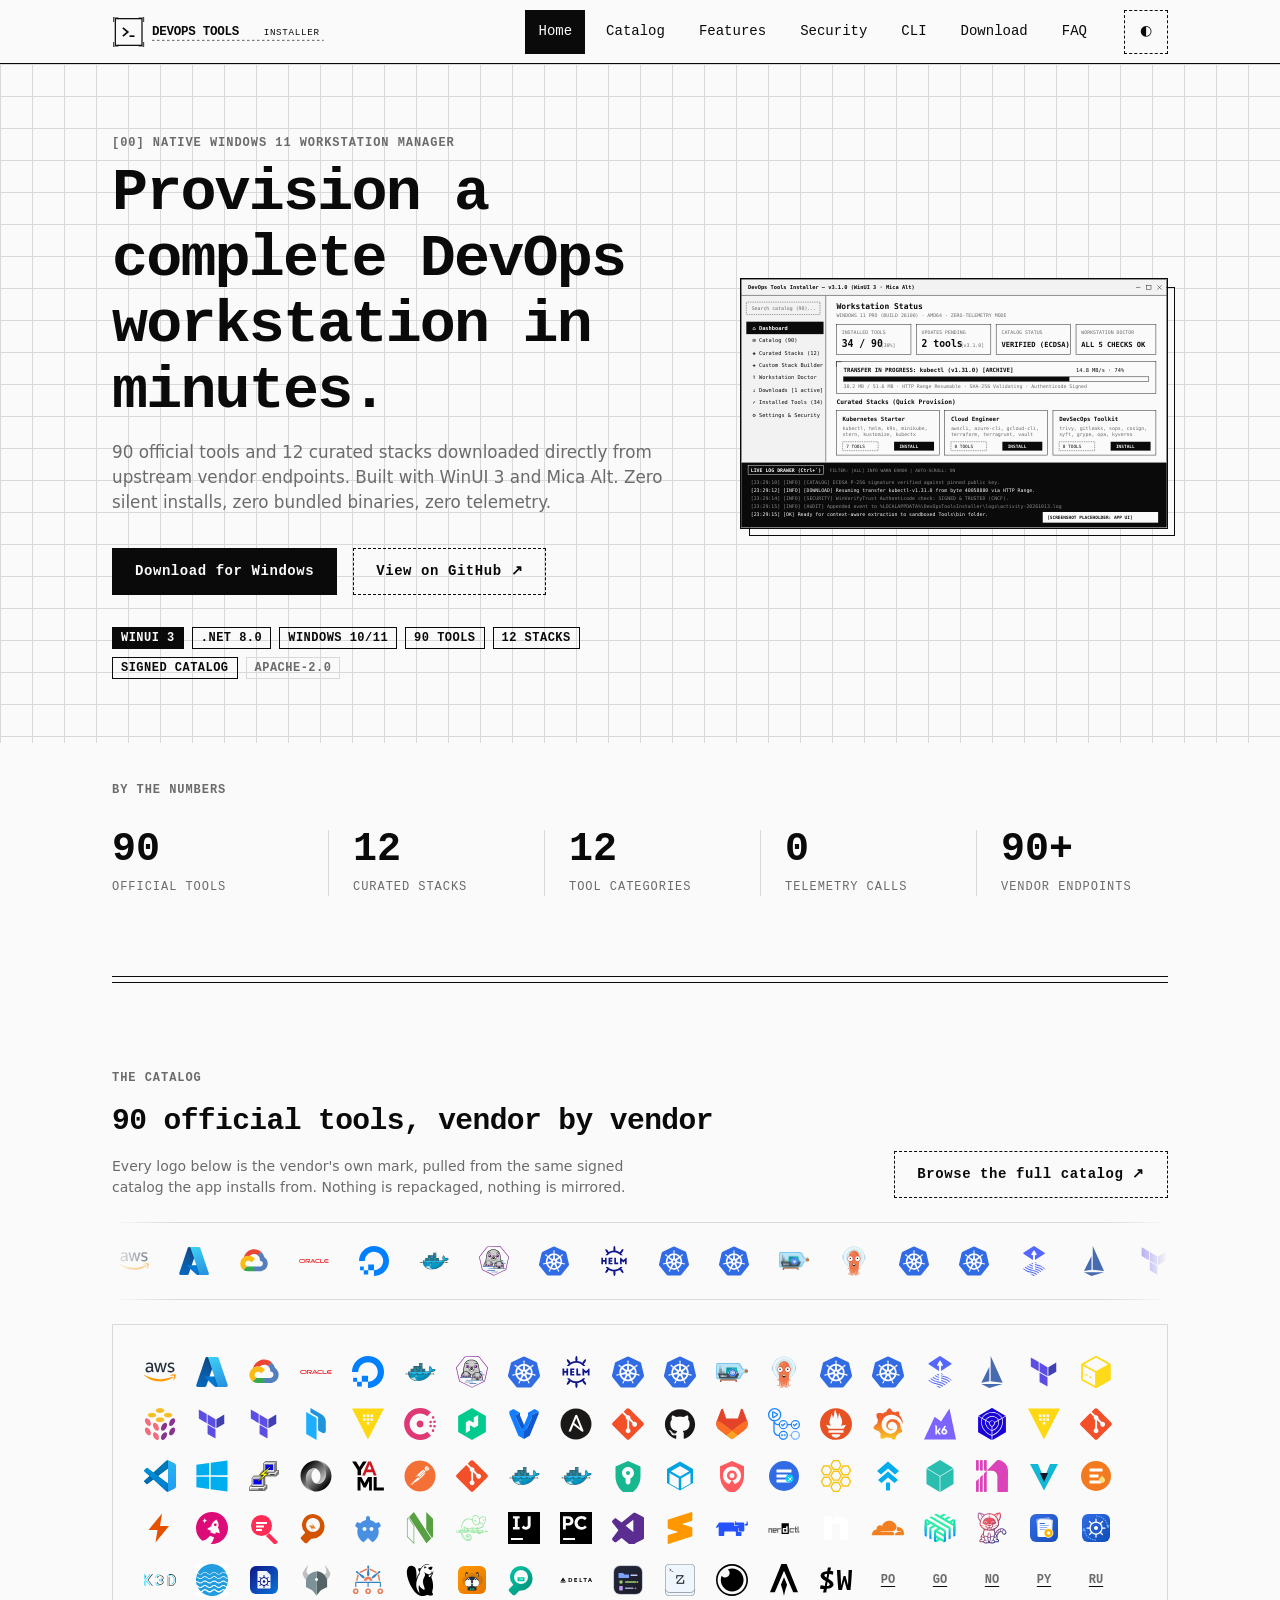
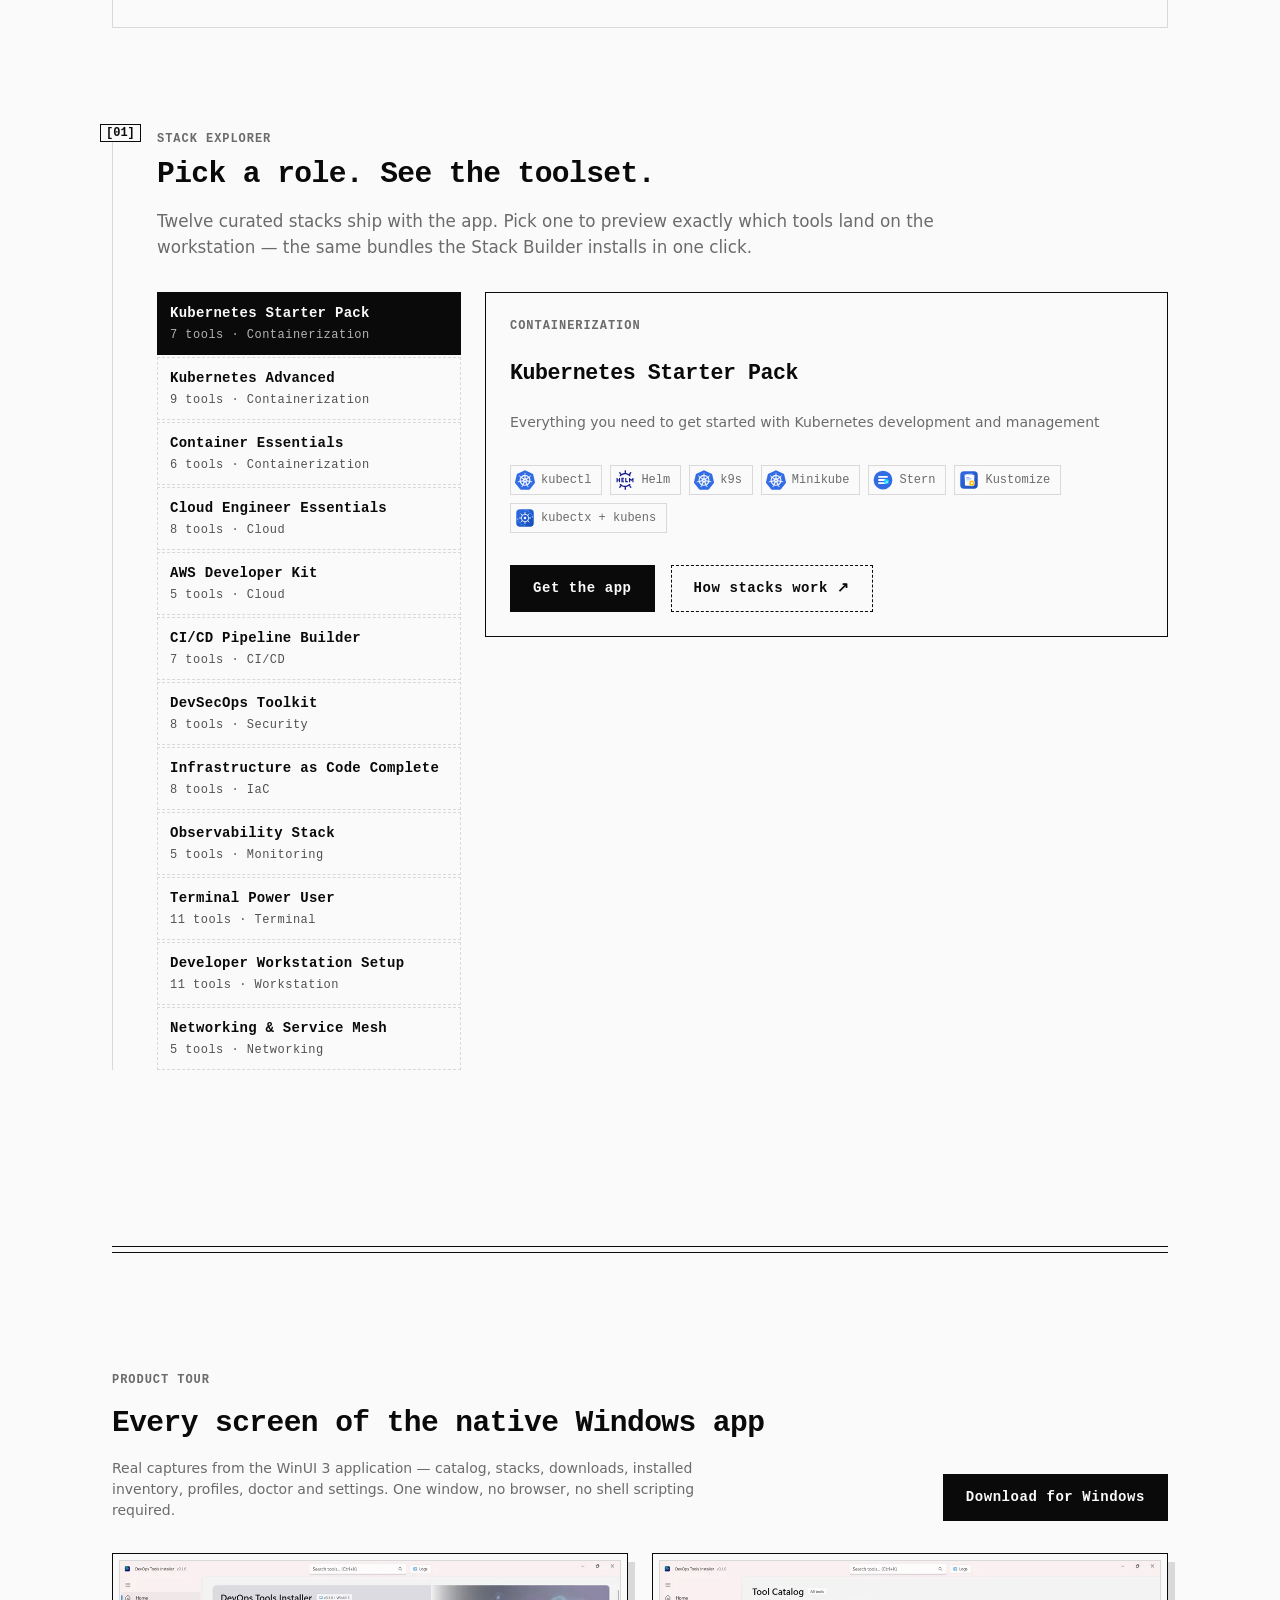
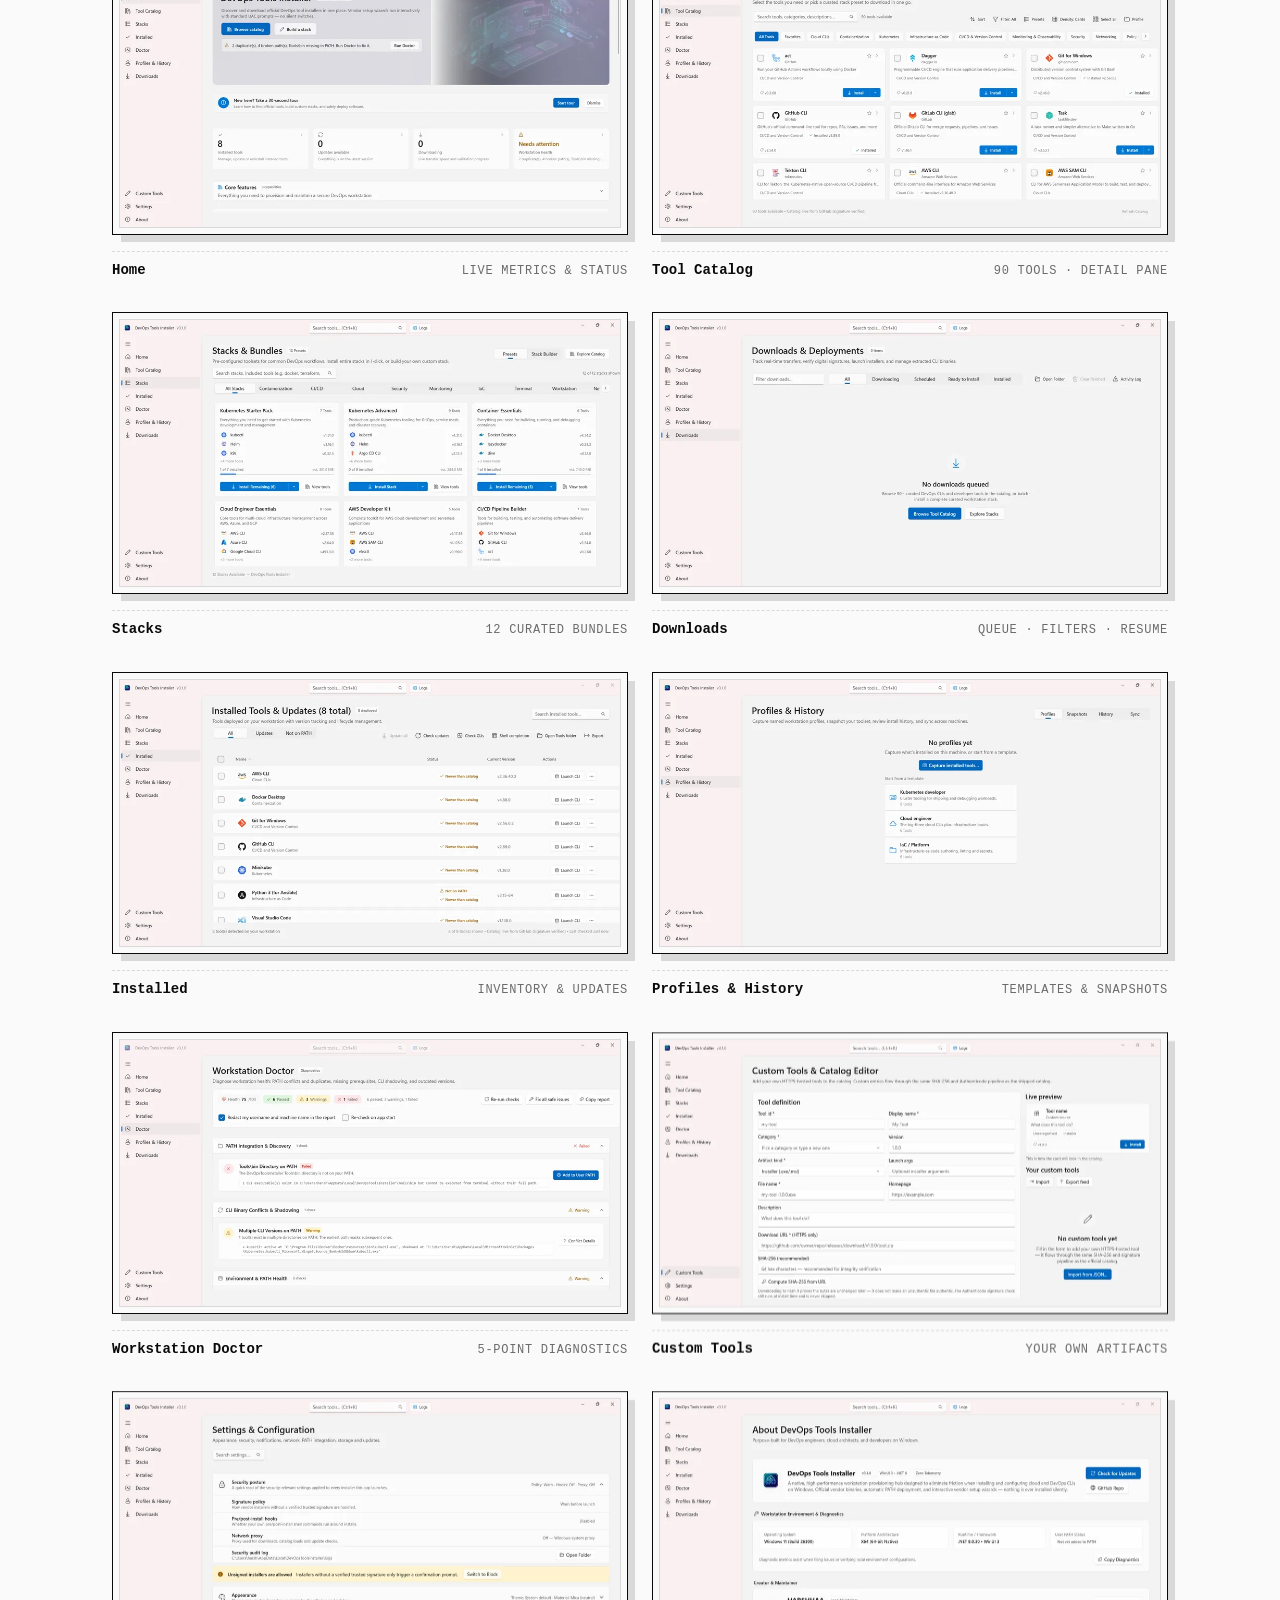
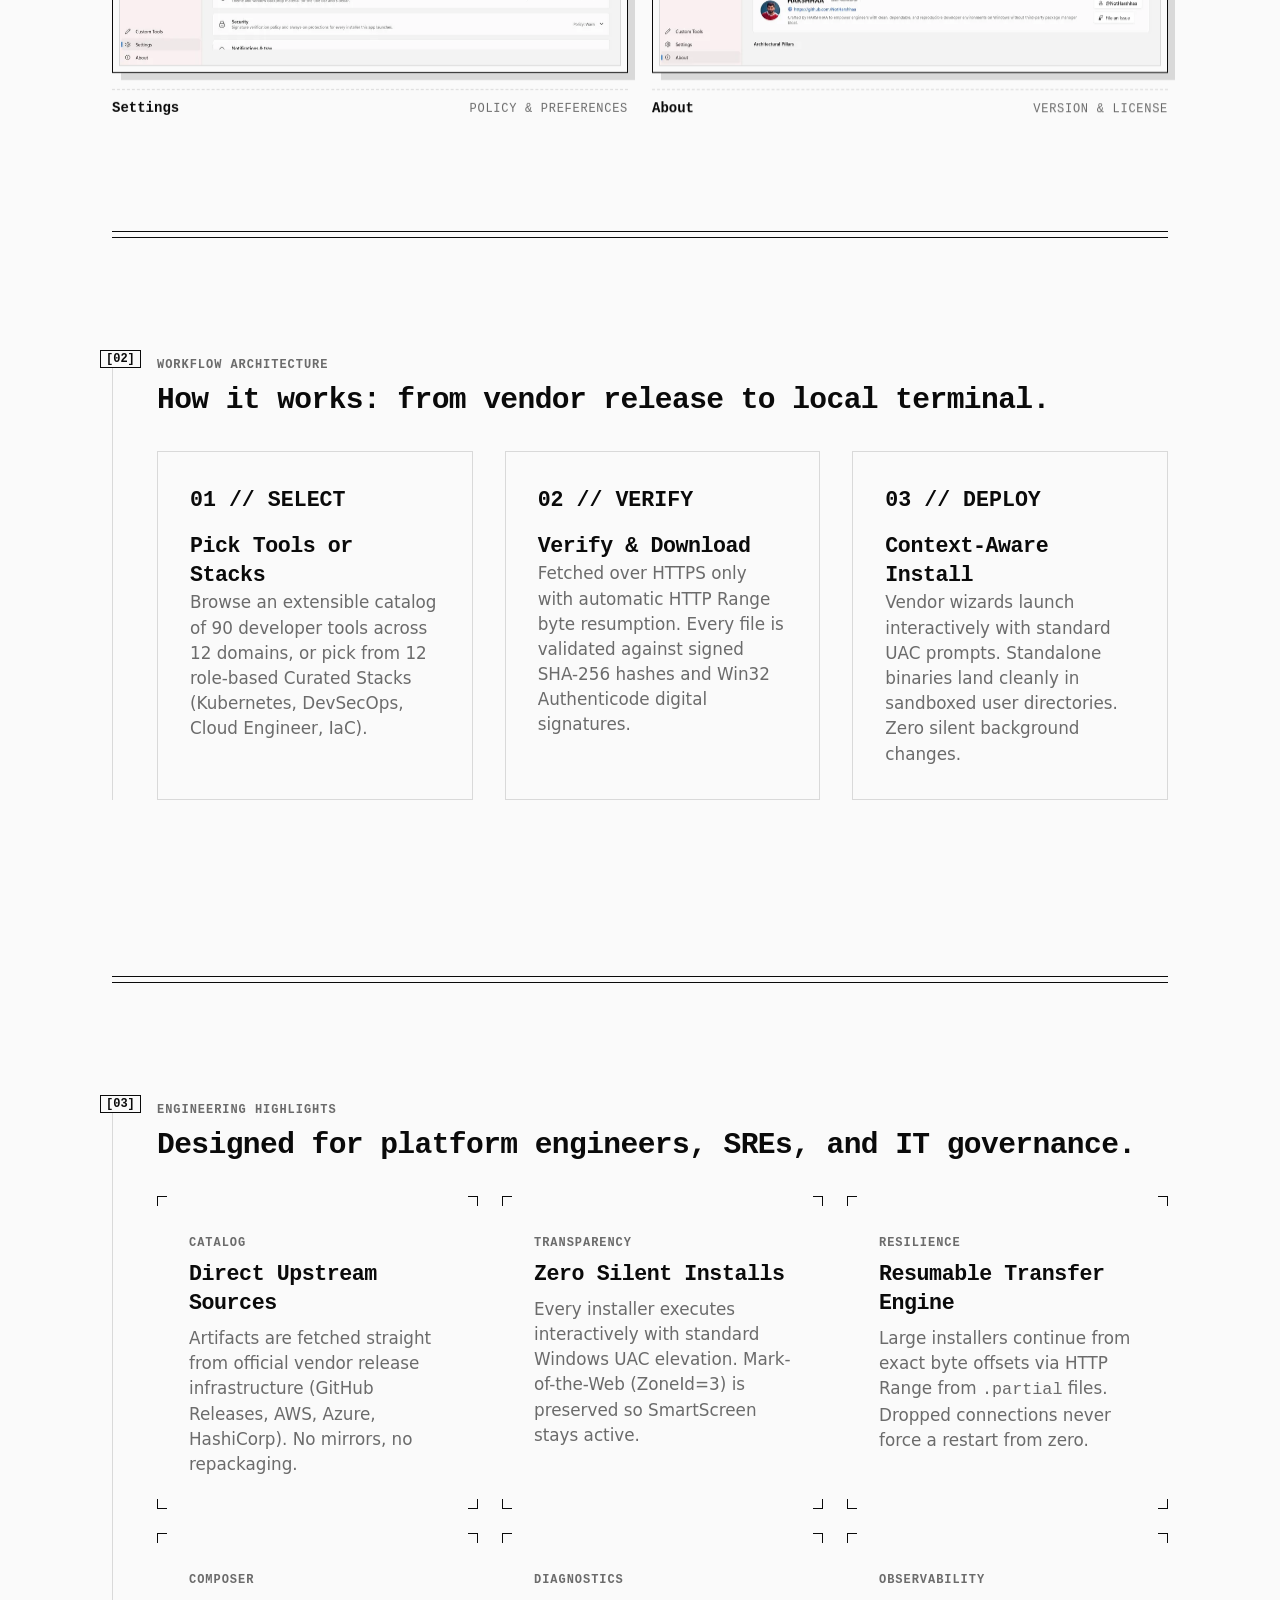
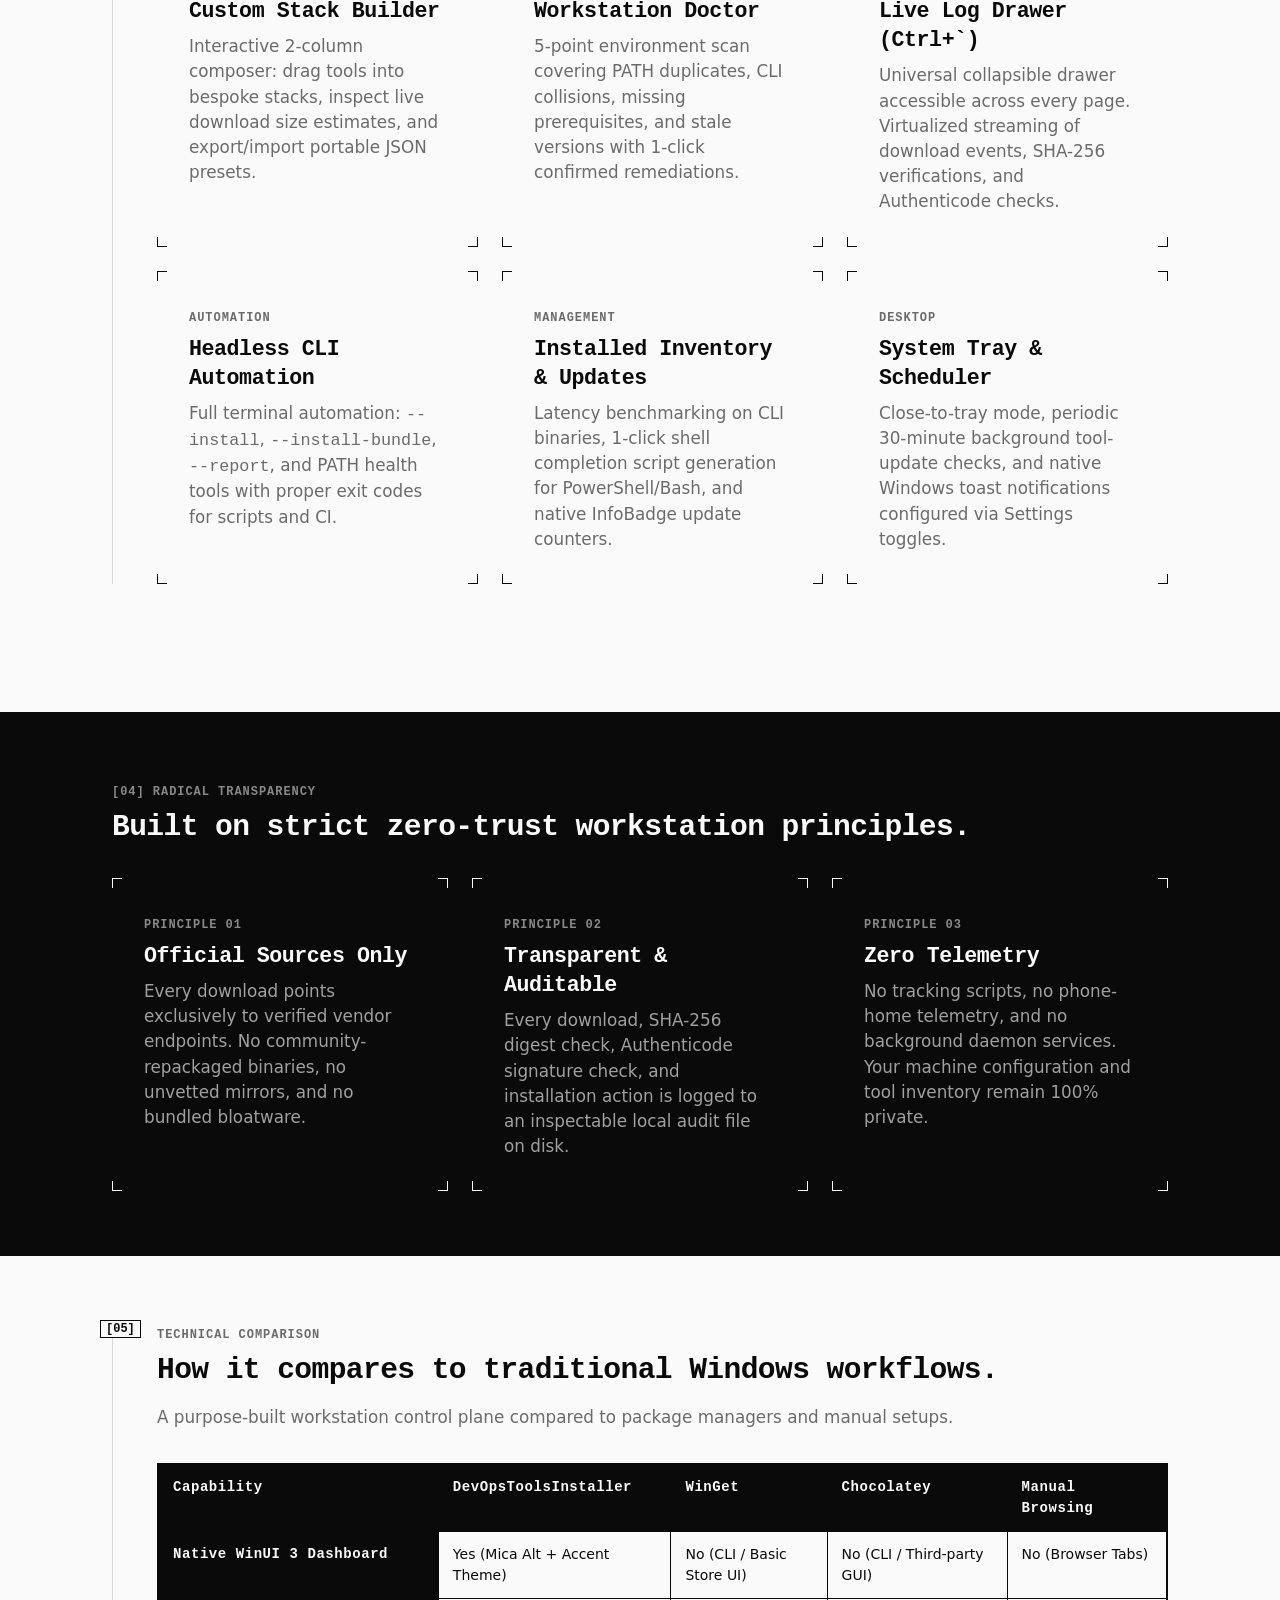
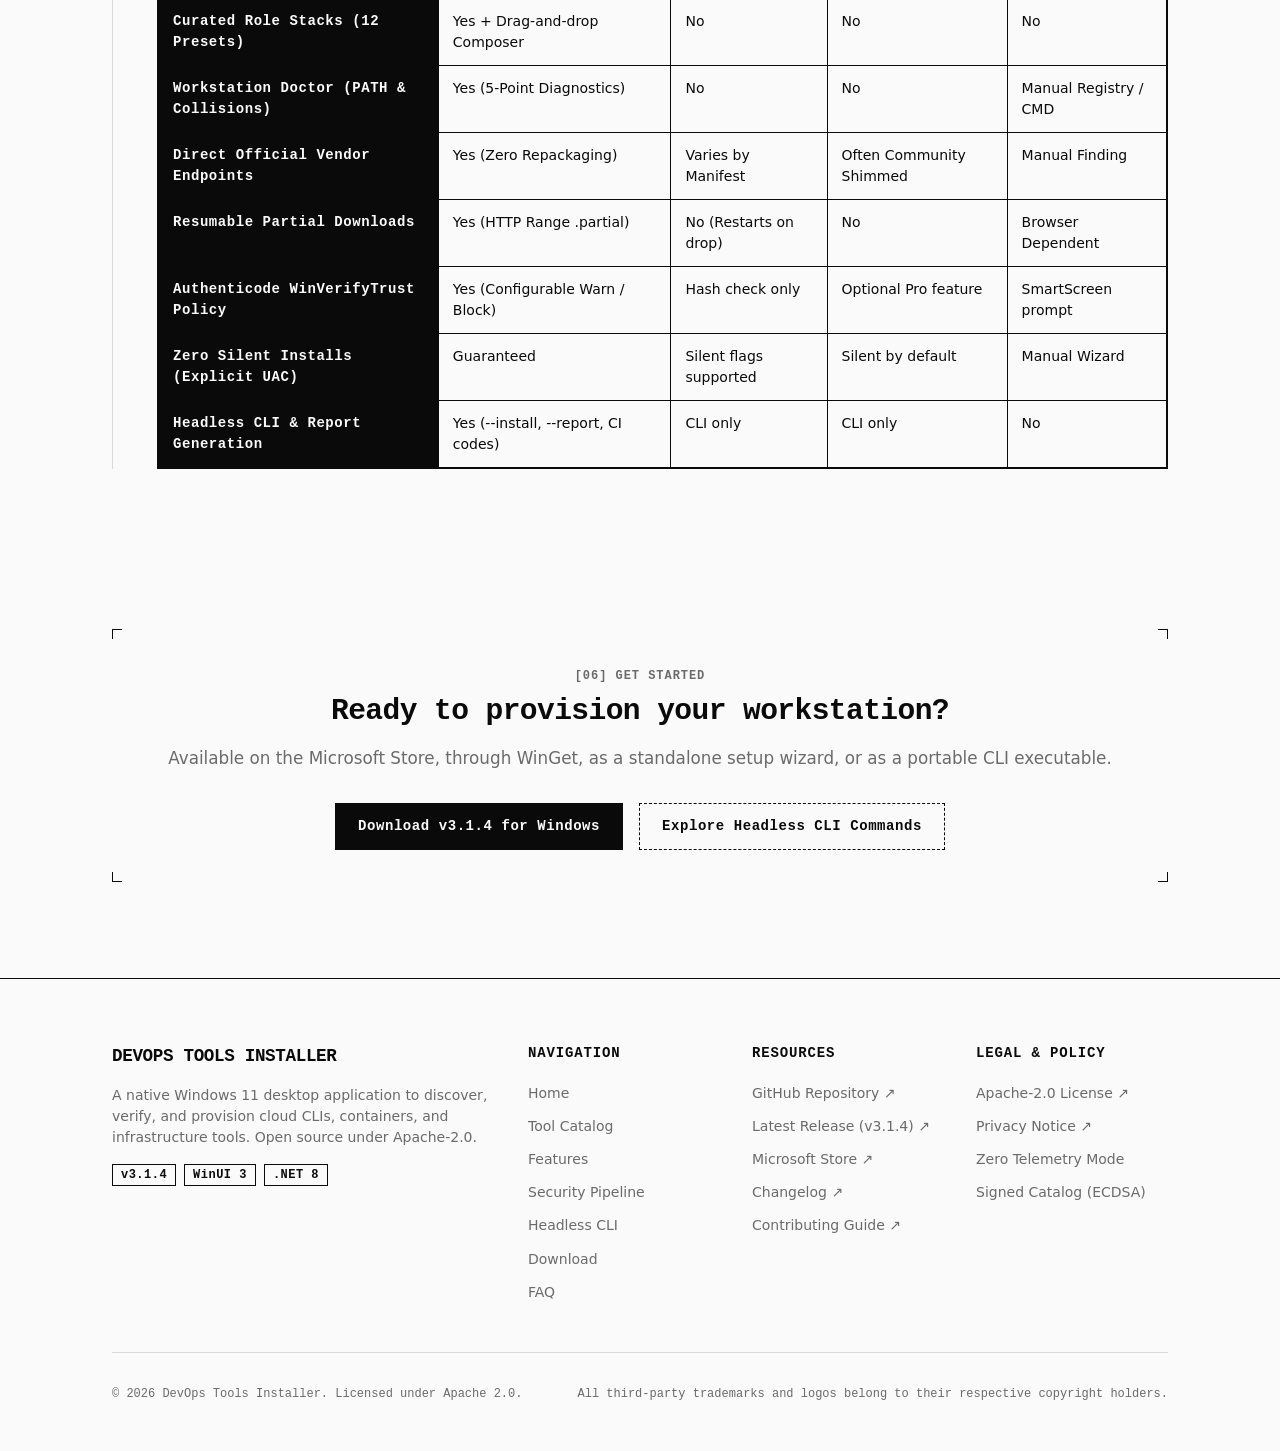
<file: web/index.html>
<!DOCTYPE html>
<html lang="en">
<head>
  <meta charset="UTF-8">
  <meta name="viewport" content="width=device-width, initial-scale=1.0">
  <title>DevOps Tools Installer — Native Windows 11 Workstation Provisioning</title>
  <meta name="description" content="Provision a complete DevOps workstation on Windows in minutes. 90 official tools, 12 curated stacks, resumable downloads, and a cryptographic security pipeline.">
  <link rel="canonical" href="https://notharshhaa.github.io/DevOpsToolsInstaller/">
  
  <!-- Open Graph -->
  <meta property="og:title" content="DevOps Tools Installer — Native Windows 11 App">
  <meta property="og:description" content="Provision 90 official DevOps tools and cloud CLIs on Windows in minutes. Zero silent installs, zero bundled binaries, zero telemetry.">
  <meta property="og:type" content="website">
  <meta property="og:url" content="https://notharshhaa.github.io/DevOpsToolsInstaller/">
  <meta property="og:image" content="https://notharshhaa.github.io/DevOpsToolsInstaller/assets/banner.png">

  <!-- Favicon & Stylesheet -->
  <link rel="icon" type="image/svg+xml" href="favicon.svg">
  <link rel="stylesheet" href="assets/css/style.css">

  <!-- Structured Data: SoftwareApplication -->
  <script type="application/ld+json">
  {
    "@context": "https://schema.org",
    "@type": "SoftwareApplication",
    "name": "DevOps Tools Installer",
    "operatingSystem": "Windows 10, Windows 11",
    "applicationCategory": "DeveloperApplication",
    "offers": {
      "@type": "Offer",
      "price": "0",
      "priceCurrency": "USD"
    },
    "description": "High-performance native Windows 11 application to provision cloud CLIs, containers, Kubernetes, IaC, and security tools directly from vendor endpoints.",
    "license": "https://opensource.org/licenses/Apache-2.0",
    "downloadUrl": "https://github.com/NotHarshhaa/DevOpsToolsInstaller/releases/latest"
  }
  </script>
</head>
<body>
  <a href="#main" class="skip-link">Skip to main content</a>
  <div class="page-progress" id="page-progress" aria-hidden="true"></div>

  <!-- Header -->
  <header class="site-header" role="banner">
    <div class="container">
      <a href="index.html" class="logo-link" aria-label="DevOps Tools Installer Home">
        <svg viewBox="0 0 260 36" width="220" height="30" fill="currentColor" aria-hidden="true">
          <g transform="translate(2, 2)">
            <rect x="0" y="0" width="32" height="32" fill="none" stroke="currentColor" stroke-width="1.5"/>
            <path d="M9 11 L15 16 L9 21" fill="none" stroke="currentColor" stroke-width="2"/>
            <line x1="17" y1="21" x2="23" y2="21" stroke="currentColor" stroke-width="2"/>
            <path d="M-2 4 V-2 H4 M28 -2 H34 V4 M34 28 V34 H28 M4 34 H-2 V28" fill="none" stroke="currentColor" stroke-width="1"/>
          </g>
          <text x="46" y="22" font-family="ui-monospace, monospace" font-size="15" font-weight="700" letter-spacing="-0.02em" fill="currentColor">DEVOPS TOOLS</text>
          <text x="180" y="22" font-family="ui-monospace, monospace" font-size="11" font-weight="400" letter-spacing="0.08em" fill="currentColor">INSTALLER</text>
          <line x1="46" y1="28" x2="252" y2="28" stroke="currentColor" stroke-width="0.75" stroke-dasharray="3 3"/>
        </svg>
      </a>

      <button id="nav-toggle" class="mobile-nav-toggle" aria-expanded="false" aria-controls="site-nav" aria-label="Toggle navigation">
        MENU
      </button>

      <nav id="site-nav" class="site-nav" role="navigation" aria-label="Main Navigation">
        <ul class="nav-list">
          <li><a href="index.html" class="nav-link" aria-current="page">Home</a></li>
          <li><a href="catalog.html" class="nav-link">Catalog</a></li>
          <li><a href="features.html" class="nav-link">Features</a></li>
          <li><a href="security.html" class="nav-link">Security</a></li>
          <li><a href="cli.html" class="nav-link">CLI</a></li>
          <li><a href="download.html" class="nav-link">Download</a></li>
          <li><a href="faq.html" class="nav-link">FAQ</a></li>
        </ul>
        <div class="header-actions">
          <button id="theme-toggle" class="theme-toggle-btn" aria-label="Toggle light/dark theme" title="Toggle theme">◐</button>
        </div>
      </nav>
    </div>
  </header>

  <!-- Main Content -->
  <main id="main">
    <!-- Hero Section -->
    <section class="section hero-grid-pattern" aria-labelledby="hero-title">
      <div class="container hero-content">
        <div>
          <span class="micro-label">[00] NATIVE WINDOWS 11 WORKSTATION MANAGER</span>
          <h1 id="hero-title" class="display-title mb-2">Provision a complete DevOps workstation in minutes.</h1>
          <p class="text-mute mb-3">
            90 official tools and 12 curated stacks downloaded directly from upstream vendor endpoints.
            Built with WinUI 3 and Mica Alt. Zero silent installs, zero bundled binaries, zero telemetry.
          </p>

          <div class="hero-actions">
            <a href="download.html" class="btn-primary">Download for Windows</a>
            <a href="https://github.com/NotHarshhaa/DevOpsToolsInstaller" class="btn-secondary" target="_blank" rel="noopener noreferrer">View on GitHub ↗</a>
          </div>

          <div class="badge-row mt-3">
            <span class="badge-chip badge-chip-fill">WINUI 3</span>
            <span class="badge-chip">.NET 8.0</span>
            <span class="badge-chip">WINDOWS 10/11</span>
            <span class="badge-chip">90 TOOLS</span>
            <span class="badge-chip">12 STACKS</span>
            <span class="badge-chip">SIGNED CATALOG</span>
            <span class="badge-chip badge-chip-mute">APACHE-2.0</span>
          </div>
        </div>

        <!-- Offset Frame Placeholder -->
        <div class="offset-frame">
          <img src="assets/img/app-mockup.svg" alt="DevOps Tools Installer WinUI 3 desktop application dashboard with active downloads, metrics, and log drawer" class="w-full" width="960" height="560" decoding="async">
        </div>
      </div>
    </section>

    <!-- Statistics Band -->
    <section class="section-tight" aria-labelledby="stats-title">
      <div class="container">
        <h2 id="stats-title" class="micro-label reveal">BY THE NUMBERS</h2>
        <div class="stats-band mt-3" id="stats-band">
          <div class="stat reveal">
            <span class="stat__value" data-count="90" data-suffix="">0</span>
            <span class="stat__label">Official tools</span>
          </div>
          <div class="stat reveal">
            <span class="stat__value" data-count="12" data-suffix="">0</span>
            <span class="stat__label">Curated stacks</span>
          </div>
          <div class="stat reveal">
            <span class="stat__value" data-count="12" data-suffix="">0</span>
            <span class="stat__label">Tool categories</span>
          </div>
          <div class="stat reveal">
            <span class="stat__value" data-count="0" data-suffix="">0</span>
            <span class="stat__label">Telemetry calls</span>
          </div>
          <div class="stat reveal">
            <span class="stat__value" data-count="90" data-suffix="+">0</span>
            <span class="stat__label">Vendor endpoints</span>
          </div>
        </div>
      </div>
    </section>

    <div class="container">
      <hr class="double-rule" aria-hidden="true">
    </div>

    <!-- Tool Wall -->
    <section class="section-tight" aria-labelledby="toolwall-title">
      <div class="container">
        <div class="toolwall">
          <div class="toolwall__head">
            <div>
              <span class="micro-label">THE CATALOG</span>
              <h2 id="toolwall-title" class="toolwall__title">90 official tools, vendor by vendor</h2>
              <p class="text-mute" style="font-size: var(--font-small); max-width: 62ch;">
                Every logo below is the vendor's own mark, pulled from the same signed catalog the app installs from.
                Nothing is repackaged, nothing is mirrored.
              </p>
            </div>
            <a href="catalog.html" class="btn-secondary">Browse the full catalog ↗</a>
          </div>

          <!-- Endless vendor ticker -->
          <div class="marquee" id="marquee" aria-hidden="true">
            <div class="marquee__track" id="marquee-track"></div>
          </div>

          <div class="logo-wall" id="logo-wall" aria-busy="true">
            <p class="text-mute">Loading tool logos…</p>
          </div>
        </div>
      </div>
    </section>

    <!-- Stack Picker -->
    <section class="section" aria-labelledby="picker-title">
      <div class="container">
        <div class="index-rail">
          <span class="index-rail-marker">[01]</span>
          <span class="micro-label">STACK EXPLORER</span>
          <h2 id="picker-title" class="mb-2 reveal">Pick a role. See the toolset.</h2>
          <p class="text-mute mb-4 reveal" style="max-width: 74ch;">
            Twelve curated stacks ship with the app. Pick one to preview exactly which tools land on the
            workstation — the same bundles the Stack Builder installs in one click.
          </p>

          <div class="stack-picker reveal">
            <div class="stack-picker__list" id="stack-picker-list" role="tablist" aria-label="Curated stacks"></div>
            <div class="stack-picker__panel">
              <span class="micro-label" id="stack-picker-category">STACK</span>
              <h3 class="mb-1" id="stack-picker-name" style="font-size: var(--font-h3);">—</h3>
              <p class="text-mute" id="stack-picker-desc" style="font-size: var(--font-small);">Pick a stack on the left.</p>
              <div class="stack-picker__tools" id="stack-picker-tools"></div>
              <div class="flex gap-2 flex-wrap mt-2">
                <a href="download.html" class="btn-primary">Get the app</a>
                <a href="features.html" class="btn-secondary">How stacks work ↗</a>
              </div>
            </div>
          </div>
        </div>
      </div>
    </section>

    <div class="container">
      <hr class="double-rule" aria-hidden="true">
    </div>

    <!-- Product Tour -->
    <section class="section" aria-labelledby="tour-title">
      <div class="container">
        <div class="toolwall__head" style="margin-bottom: var(--space-4);">
          <div>
            <span class="micro-label">PRODUCT TOUR</span>
            <h2 id="tour-title" class="toolwall__title">Every screen of the native Windows app</h2>
            <p class="text-mute" style="font-size: var(--font-small); max-width: 66ch;">
              Real captures from the WinUI 3 application — catalog, stacks, downloads, installed inventory, profiles, doctor and settings.
              One window, no browser, no shell scripting required.
            </p>
          </div>
          <a href="download.html" class="btn-primary">Download for Windows</a>
        </div>

        <div class="tour-grid">
          <figure class="tour-shot">
            <div class="tour-shot__frame">
              <picture>
                <source type="image/webp" srcset="assets/img/Homepage-960.webp 960w, assets/img/Homepage.webp 1920w" sizes="(max-width: 768px) 100vw, 520px">
                <img src="assets/img/Homepage.png" alt="DevOps Tools Installer home screen with live catalog metrics and workstation status" width="1920" height="1020" loading="lazy" decoding="async">
              </picture>
            </div>
            <figcaption class="tour-shot__caption">
              <span class="tour-shot__title">Home</span>
              <span class="tour-shot__note">Live metrics &amp; status</span>
            </figcaption>
          </figure>

          <figure class="tour-shot">
            <div class="tour-shot__frame">
              <picture>
                <source type="image/webp" srcset="assets/img/Tool-Catalog-960.webp 960w, assets/img/Tool-Catalog.webp 1920w" sizes="(max-width: 768px) 100vw, 520px">
                <img src="assets/img/Tool-Catalog.png" alt="Tool Catalog page listing 90 DevOps tools with categories, logos and the detail pane" width="1920" height="1020" loading="lazy" decoding="async">
              </picture>
            </div>
            <figcaption class="tour-shot__caption">
              <span class="tour-shot__title">Tool Catalog</span>
              <span class="tour-shot__note">90 tools · detail pane</span>
            </figcaption>
          </figure>

          <figure class="tour-shot">
            <div class="tour-shot__frame">
              <picture>
                <source type="image/webp" srcset="assets/img/Stacks-960.webp 960w, assets/img/Stacks.webp 1920w" sizes="(max-width: 768px) 100vw, 520px">
                <img src="assets/img/Stacks.png" alt="Stacks page showing curated role-based bundles and the custom stack builder" width="1920" height="1020" loading="lazy" decoding="async">
              </picture>
            </div>
            <figcaption class="tour-shot__caption">
              <span class="tour-shot__title">Stacks</span>
              <span class="tour-shot__note">12 curated bundles</span>
            </figcaption>
          </figure>

          <figure class="tour-shot">
            <div class="tour-shot__frame">
              <picture>
                <source type="image/webp" srcset="assets/img/Downloads-960.webp 960w, assets/img/Downloads.webp 1920w" sizes="(max-width: 768px) 100vw, 520px">
                <img src="assets/img/Downloads.png" alt="Downloads page showing the transfer queue, status filters and empty state" width="1920" height="1020" loading="lazy" decoding="async">
              </picture>
            </div>
            <figcaption class="tour-shot__caption">
              <span class="tour-shot__title">Downloads</span>
              <span class="tour-shot__note">Queue · filters · resume</span>
            </figcaption>
          </figure>

          <figure class="tour-shot">
            <div class="tour-shot__frame">
              <picture>
                <source type="image/webp" srcset="assets/img/Installed-960.webp 960w, assets/img/Installed.webp 1920w" sizes="(max-width: 768px) 100vw, 520px">
                <img src="assets/img/Installed.png" alt="Installed page listing provisioned tools with versions and update actions" width="1920" height="1020" loading="lazy" decoding="async">
              </picture>
            </div>
            <figcaption class="tour-shot__caption">
              <span class="tour-shot__title">Installed</span>
              <span class="tour-shot__note">Inventory &amp; updates</span>
            </figcaption>
          </figure>

          <figure class="tour-shot">
            <div class="tour-shot__frame">
              <picture>
                <source type="image/webp" srcset="assets/img/Profiles&amp;History-960.webp 960w, assets/img/Profiles&amp;History.webp 1920w" sizes="(max-width: 768px) 100vw, 520px">
                <img src="assets/img/Profiles&amp;History.png" alt="Profiles and History page with the capture action and three starter profile templates" width="1920" height="1020" loading="lazy" decoding="async">
              </picture>
            </div>
            <figcaption class="tour-shot__caption">
              <span class="tour-shot__title">Profiles &amp; History</span>
              <span class="tour-shot__note">Templates &amp; snapshots</span>
            </figcaption>
          </figure>

          <figure class="tour-shot">
            <div class="tour-shot__frame">
              <picture>
                <source type="image/webp" srcset="assets/img/Doctor-960.webp 960w, assets/img/Doctor.webp 1920w" sizes="(max-width: 768px) 100vw, 520px">
                <img src="assets/img/Doctor.png" alt="Workstation Doctor page running five environment diagnostics with remediation actions" width="1920" height="1020" loading="lazy" decoding="async">
              </picture>
            </div>
            <figcaption class="tour-shot__caption">
              <span class="tour-shot__title">Workstation Doctor</span>
              <span class="tour-shot__note">5-point diagnostics</span>
            </figcaption>
          </figure>

          <figure class="tour-shot">
            <div class="tour-shot__frame">
              <picture>
                <source type="image/webp" srcset="assets/img/Custom-tools-960.webp 960w, assets/img/Custom-tools.webp 1920w" sizes="(max-width: 768px) 100vw, 520px">
                <img src="assets/img/Custom-tools.png" alt="Custom tools editor for adding organization specific artifacts to the catalog" width="1920" height="1020" loading="lazy" decoding="async">
              </picture>
            </div>
            <figcaption class="tour-shot__caption">
              <span class="tour-shot__title">Custom Tools</span>
              <span class="tour-shot__note">Your own artifacts</span>
            </figcaption>
          </figure>

          <figure class="tour-shot">
            <div class="tour-shot__frame">
              <picture>
                <source type="image/webp" srcset="assets/img/Settings-960.webp 960w, assets/img/Settings.webp 1920w" sizes="(max-width: 768px) 100vw, 520px">
                <img src="assets/img/Settings.png" alt="Settings page with update policy, catalog source, scheduler and appearance preferences" width="1920" height="1020" loading="lazy" decoding="async">
              </picture>
            </div>
            <figcaption class="tour-shot__caption">
              <span class="tour-shot__title">Settings</span>
              <span class="tour-shot__note">Policy &amp; preferences</span>
            </figcaption>
          </figure>

          <figure class="tour-shot">
            <div class="tour-shot__frame">
              <picture>
                <source type="image/webp" srcset="assets/img/About-960.webp 960w, assets/img/About.webp 1920w" sizes="(max-width: 768px) 100vw, 520px">
                <img src="assets/img/About.png" alt="About page showing application version, license and diagnostics" width="1920" height="1020" loading="lazy" decoding="async">
              </picture>
            </div>
            <figcaption class="tour-shot__caption">
              <span class="tour-shot__title">About</span>
              <span class="tour-shot__note">Version &amp; license</span>
            </figcaption>
          </figure>
        </div>
      </div>
    </section>

    <div class="container">
      <hr class="double-rule" aria-hidden="true">
    </div>

    <!-- How It Works Section -->
    <section class="section" aria-labelledby="how-it-works-title">
      <div class="container">
        <div class="index-rail">
          <span class="index-rail-marker">[02]</span>
          <span class="micro-label">WORKFLOW ARCHITECTURE</span>
          <h2 id="how-it-works-title" class="mb-4">How it works: from vendor release to local terminal.</h2>

          <ol class="step-list">
            <li class="step-card corner-box">
              <span class="step-num">01 // SELECT</span>
              <h3>Pick Tools or Stacks</h3>
              <p class="text-mute">
                Browse an extensible catalog of 90 developer tools across 12 domains, or pick from 12 role-based Curated Stacks (Kubernetes, DevSecOps, Cloud Engineer, IaC).
              </p>
            </li>
            <li class="step-card corner-box">
              <span class="step-num">02 // VERIFY</span>
              <h3>Verify &amp; Download</h3>
              <p class="text-mute">
                Fetched over HTTPS only with automatic HTTP Range byte resumption. Every file is validated against signed SHA-256 hashes and Win32 Authenticode digital signatures.
              </p>
            </li>
            <li class="step-card corner-box">
              <span class="step-num">03 // DEPLOY</span>
              <h3>Context-Aware Install</h3>
              <p class="text-mute">
                Vendor wizards launch interactively with standard UAC prompts. Standalone binaries land cleanly in sandboxed user directories. Zero silent background changes.
              </p>
            </li>
          </ol>
        </div>
      </div>
    </section>

    <div class="container">
      <hr class="double-rule" aria-hidden="true">
    </div>

    <!-- Core Features Grid -->
    <section class="section" aria-labelledby="features-title">
      <div class="container">
        <div class="index-rail">
          <span class="index-rail-marker">[03]</span>
          <span class="micro-label">ENGINEERING HIGHLIGHTS</span>
          <h2 id="features-title" class="mb-4">Designed for platform engineers, SREs, and IT governance.</h2>

          <div class="grid-3">
            <article class="corner-box">
              <span class="micro-label">CATALOG</span>
              <h3 class="mb-1">Direct Upstream Sources</h3>
              <p class="text-mute">
                Artifacts are fetched straight from official vendor release infrastructure (GitHub Releases, AWS, Azure, HashiCorp). No mirrors, no repackaging.
              </p>
            </article>

            <article class="corner-box">
              <span class="micro-label">TRANSPARENCY</span>
              <h3 class="mb-1">Zero Silent Installs</h3>
              <p class="text-mute">
                Every installer executes interactively with standard Windows UAC elevation. Mark-of-the-Web (ZoneId=3) is preserved so SmartScreen stays active.
              </p>
            </article>

            <article class="corner-box">
              <span class="micro-label">RESILIENCE</span>
              <h3 class="mb-1">Resumable Transfer Engine</h3>
              <p class="text-mute">
                Large installers continue from exact byte offsets via HTTP Range from <code>.partial</code> files. Dropped connections never force a restart from zero.
              </p>
            </article>

            <article class="corner-box">
              <span class="micro-label">COMPOSER</span>
              <h3 class="mb-1">Custom Stack Builder</h3>
              <p class="text-mute">
                Interactive 2-column composer: drag tools into bespoke stacks, inspect live download size estimates, and export/import portable JSON presets.
              </p>
            </article>

            <article class="corner-box">
              <span class="micro-label">DIAGNOSTICS</span>
              <h3 class="mb-1">Workstation Doctor</h3>
              <p class="text-mute">
                5-point environment scan covering PATH duplicates, CLI collisions, missing prerequisites, and stale versions with 1-click confirmed remediations.
              </p>
            </article>

            <article class="corner-box">
              <span class="micro-label">OBSERVABILITY</span>
              <h3 class="mb-1">Live Log Drawer (Ctrl+`)</h3>
              <p class="text-mute">
                Universal collapsible drawer accessible across every page. Virtualized streaming of download events, SHA-256 verifications, and Authenticode checks.
              </p>
            </article>

            <article class="corner-box">
              <span class="micro-label">AUTOMATION</span>
              <h3 class="mb-1">Headless CLI Automation</h3>
              <p class="text-mute">
                Full terminal automation: <code>--install</code>, <code>--install-bundle</code>, <code>--report</code>, and PATH health tools with proper exit codes for scripts and CI.
              </p>
            </article>

            <article class="corner-box">
              <span class="micro-label">MANAGEMENT</span>
              <h3 class="mb-1">Installed Inventory &amp; Updates</h3>
              <p class="text-mute">
                Latency benchmarking on CLI binaries, 1-click shell completion script generation for PowerShell/Bash, and native InfoBadge update counters.
              </p>
            </article>

            <article class="corner-box">
              <span class="micro-label">DESKTOP</span>
              <h3 class="mb-1">System Tray &amp; Scheduler</h3>
              <p class="text-mute">
                Close-to-tray mode, periodic 30-minute background tool-update checks, and native Windows toast notifications configured via Settings toggles.
              </p>
            </article>
          </div>
        </div>
      </div>
    </section>

    <!-- Principles Band (Inverted Black and White Section) -->
    <section class="band-inverted" aria-labelledby="principles-title">
      <div class="container">
        <span class="micro-label">[04] RADICAL TRANSPARENCY</span>
        <h2 id="principles-title" class="mb-4">Built on strict zero-trust workstation principles.</h2>

        <div class="grid-3">
          <div class="corner-box">
            <span class="micro-label">PRINCIPLE 01</span>
            <h3 class="mb-1">Official Sources Only</h3>
            <p class="text-mute">
              Every download points exclusively to verified vendor endpoints. No community-repackaged binaries, no unvetted mirrors, and no bundled bloatware.
            </p>
          </div>

          <div class="corner-box">
            <span class="micro-label">PRINCIPLE 02</span>
            <h3 class="mb-1">Transparent &amp; Auditable</h3>
            <p class="text-mute">
              Every download, SHA-256 digest check, Authenticode signature check, and installation action is logged to an inspectable local audit file on disk.
            </p>
          </div>

          <div class="corner-box">
            <span class="micro-label">PRINCIPLE 03</span>
            <h3 class="mb-1">Zero Telemetry</h3>
            <p class="text-mute">
              No tracking scripts, no phone-home telemetry, and no background daemon services. Your machine configuration and tool inventory remain 100% private.
            </p>
          </div>
        </div>
      </div>
    </section>

    <!-- Comparison Table Section -->
    <section class="section" aria-labelledby="comparison-title">
      <div class="container">
        <div class="index-rail">
          <span class="index-rail-marker">[05]</span>
          <span class="micro-label">TECHNICAL COMPARISON</span>
          <h2 id="comparison-title" class="mb-2">How it compares to traditional Windows workflows.</h2>
          <p class="text-mute mb-4">A purpose-built workstation control plane compared to package managers and manual setups.</p>

          <div class="data-table-container">
            <table class="data-table">
              <thead>
                <tr>
                  <th scope="col">Capability</th>
                  <th scope="col">DevOpsToolsInstaller</th>
                  <th scope="col">WinGet</th>
                  <th scope="col">Chocolatey</th>
                  <th scope="col">Manual Browsing</th>
                </tr>
              </thead>
              <tbody>
                <tr>
                  <th scope="row">Native WinUI 3 Dashboard</th>
                  <td>Yes (Mica Alt + Accent Theme)</td>
                  <td>No (CLI / Basic Store UI)</td>
                  <td>No (CLI / Third-party GUI)</td>
                  <td>No (Browser Tabs)</td>
                </tr>
                <tr>
                  <th scope="row">Curated Role Stacks (12 Presets)</th>
                  <td>Yes + Drag-and-drop Composer</td>
                  <td>No</td>
                  <td>No</td>
                  <td>No</td>
                </tr>
                <tr>
                  <th scope="row">Workstation Doctor (PATH &amp; Collisions)</th>
                  <td>Yes (5-Point Diagnostics)</td>
                  <td>No</td>
                  <td>No</td>
                  <td>Manual Registry / CMD</td>
                </tr>
                <tr>
                  <th scope="row">Direct Official Vendor Endpoints</th>
                  <td>Yes (Zero Repackaging)</td>
                  <td>Varies by Manifest</td>
                  <td>Often Community Shimmed</td>
                  <td>Manual Finding</td>
                </tr>
                <tr>
                  <th scope="row">Resumable Partial Downloads</th>
                  <td>Yes (HTTP Range .partial)</td>
                  <td>No (Restarts on drop)</td>
                  <td>No</td>
                  <td>Browser Dependent</td>
                </tr>
                <tr>
                  <th scope="row">Authenticode WinVerifyTrust Policy</th>
                  <td>Yes (Configurable Warn / Block)</td>
                  <td>Hash check only</td>
                  <td>Optional Pro feature</td>
                  <td>SmartScreen prompt</td>
                </tr>
                <tr>
                  <th scope="row">Zero Silent Installs (Explicit UAC)</th>
                  <td>Guaranteed</td>
                  <td>Silent flags supported</td>
                  <td>Silent by default</td>
                  <td>Manual Wizard</td>
                </tr>
                <tr>
                  <th scope="row">Headless CLI &amp; Report Generation</th>
                  <td>Yes (--install, --report, CI codes)</td>
                  <td>CLI only</td>
                  <td>CLI only</td>
                  <td>No</td>
                </tr>
              </tbody>
            </table>
          </div>
        </div>
      </div>
    </section>

    <!-- Final Call to Action -->
    <section class="section section-tight" aria-labelledby="cta-title">
      <div class="container">
        <div class="corner-box text-center">
          <span class="micro-label">[06] GET STARTED</span>
          <h2 id="cta-title" class="mb-2">Ready to provision your workstation?</h2>
          <p class="text-mute mb-4">
            Available on the Microsoft Store, through WinGet, as a standalone setup wizard, or as a portable CLI executable.
          </p>
          <div class="flex justify-between items-center flex-wrap gap-2" style="justify-content: center;">
            <a href="download.html" class="btn-primary">Download v3.1.4 for Windows</a>
            <a href="cli.html" class="btn-secondary">Explore Headless CLI Commands</a>
          </div>
        </div>
      </div>
    </section>
  </main>

  <!-- Footer -->
  <footer class="site-footer" role="contentinfo">
    <div class="container">
      <div class="footer-grid">
        <div>
          <div class="logo-link mb-2">
            <span class="font-mono" style="font-size: 1.1rem; font-weight: 700;">DEVOPS TOOLS INSTALLER</span>
          </div>
          <p class="text-mute" style="font-size: var(--font-small); max-width: 380px;">
            A native Windows 11 desktop application to discover, verify, and provision cloud CLIs, containers, and infrastructure tools. Open source under Apache-2.0.
          </p>
          <div class="badge-row mt-2">
            <span class="badge-chip">v3.1.4</span>
            <span class="badge-chip">WinUI 3</span>
            <span class="badge-chip">.NET 8</span>
          </div>
        </div>

        <div>
          <h4 class="footer-col-title">Navigation</h4>
          <ul class="footer-links">
            <li><a href="index.html" class="footer-link">Home</a></li>
            <li><a href="catalog.html" class="footer-link">Tool Catalog</a></li>
            <li><a href="features.html" class="footer-link">Features</a></li>
            <li><a href="security.html" class="footer-link">Security Pipeline</a></li>
            <li><a href="cli.html" class="footer-link">Headless CLI</a></li>
            <li><a href="download.html" class="footer-link">Download</a></li>
            <li><a href="faq.html" class="footer-link">FAQ</a></li>
          </ul>
        </div>

        <div>
          <h4 class="footer-col-title">Resources</h4>
          <ul class="footer-links">
            <li><a href="https://github.com/NotHarshhaa/DevOpsToolsInstaller" class="footer-link" target="_blank" rel="noopener noreferrer">GitHub Repository ↗</a></li>
            <li><a href="https://github.com/NotHarshhaa/DevOpsToolsInstaller/releases/latest" class="footer-link" target="_blank" rel="noopener noreferrer">Latest Release (v3.1.4) ↗</a></li>
            <li><a href="https://apps.microsoft.com/detail/9PJL0VR3H7VG" class="footer-link" target="_blank" rel="noopener noreferrer">Microsoft Store ↗</a></li>
            <li><a href="https://github.com/NotHarshhaa/DevOpsToolsInstaller/blob/master/CHANGELOG.md" class="footer-link" target="_blank" rel="noopener noreferrer">Changelog ↗</a></li>
            <li><a href="https://github.com/NotHarshhaa/DevOpsToolsInstaller/blob/master/CONTRIBUTING.md" class="footer-link" target="_blank" rel="noopener noreferrer">Contributing Guide ↗</a></li>
          </ul>
        </div>

        <div>
          <h4 class="footer-col-title">Legal &amp; Policy</h4>
          <ul class="footer-links">
            <li><a href="https://github.com/NotHarshhaa/DevOpsToolsInstaller/blob/master/LICENSE" class="footer-link" target="_blank" rel="noopener noreferrer">Apache-2.0 License ↗</a></li>
            <li><a href="https://github.com/NotHarshhaa/DevOpsToolsInstaller/blob/master/PRIVACY.md" class="footer-link" target="_blank" rel="noopener noreferrer">Privacy Notice ↗</a></li>
            <li><span class="text-mute" style="font-size: var(--font-small);">Zero Telemetry Mode</span></li>
            <li><span class="text-mute" style="font-size: var(--font-small);">Signed Catalog (ECDSA)</span></li>
          </ul>
        </div>
      </div>

      <div class="footer-bottom">
        <div>&copy; 2026 DevOps Tools Installer. Licensed under Apache 2.0.</div>
        <div>All third-party trademarks and logos belong to their respective copyright holders.</div>
      </div>
    </div>
  </footer>

  <!-- Essential Minimal JavaScript (<60 lines total) -->
  <script>
    // Theme toggle with preference persistence
    const rootEl = document.documentElement;
    const themeBtn = document.getElementById('theme-toggle');
    if (themeBtn) {
      themeBtn.addEventListener('click', () => {
        const isDark = rootEl.getAttribute('data-theme') === 'dark' ||
          (!rootEl.getAttribute('data-theme') && window.matchMedia('(prefers-color-scheme: dark)').matches);
        const next = isDark ? 'light' : 'dark';
        rootEl.setAttribute('data-theme', next);
        localStorage.setItem('theme', next);
      });
    }

    // Mobile nav toggle
    const navBtn = document.getElementById('nav-toggle');
    const navMenu = document.getElementById('site-nav');
    if (navBtn && navMenu) {
      navBtn.addEventListener('click', () => {
        const isOpen = navMenu.classList.toggle('is-open');
        navBtn.setAttribute('aria-expanded', String(isOpen));
      });
    }

    // Copy to clipboard buttons
    document.querySelectorAll('.copy-btn').forEach(btn => {
      btn.addEventListener('click', () => {
        const codeEl = btn.closest('.code-block').querySelector('.code-content');
        if (codeEl) {
          navigator.clipboard.writeText(codeEl.textContent.trim()).then(() => {
            const old = btn.textContent;
            btn.textContent = 'COPIED';
            setTimeout(() => { btn.textContent = old; }, 1800);
          });
        }
      });
    });

    // ── Reading progress rail ─────────────────────────────────────────
    const progress = document.getElementById('page-progress');
    if (progress) {
      const updateProgress = () => {
        const max = document.documentElement.scrollHeight - window.innerHeight;
        progress.style.width = (max > 0 ? (window.scrollY / max) * 100 : 0) + '%';
      };
      window.addEventListener('scroll', updateProgress, { passive: true });
      updateProgress();
    }

    // ── Reveal on scroll + count-up numbers ───────────────────────────
    const reduceMotion = window.matchMedia('(prefers-reduced-motion: reduce)').matches;
    const revealTargets = document.querySelectorAll('.reveal');
    if (reduceMotion || !('IntersectionObserver' in window)) {
      revealTargets.forEach(el => el.classList.add('is-visible'));
    } else {
      const revealObserver = new IntersectionObserver((entries) => {
        entries.forEach(entry => {
          if (entry.isIntersecting) {
            entry.target.classList.add('is-visible');
            revealObserver.unobserve(entry.target);
          }
        });
      }, { threshold: 0.15, rootMargin: '0px 0px -40px 0px' });
      revealTargets.forEach(el => revealObserver.observe(el));
    }

    const countTargets = document.querySelectorAll('[data-count]');
    const animateCount = (el) => {
      const target = Number(el.dataset.count) || 0;
      const suffix = el.dataset.suffix || '';
      if (reduceMotion) { el.textContent = target + suffix; return; }
      const duration = 1100;
      const start = performance.now();
      const step = (now) => {
        const t = Math.min(1, (now - start) / duration);
        const eased = 1 - Math.pow(1 - t, 3);
        el.textContent = Math.round(target * eased) + suffix;
        if (t < 1) requestAnimationFrame(step);
      };
      requestAnimationFrame(step);
    };
    if ('IntersectionObserver' in window) {
      const countObserver = new IntersectionObserver((entries) => {
        entries.forEach(entry => {
          if (entry.isIntersecting) {
            animateCount(entry.target);
            countObserver.unobserve(entry.target);
          }
        });
      }, { threshold: 0.5 });
      countTargets.forEach(el => countObserver.observe(el));
    } else {
      countTargets.forEach(animateCount);
    }

    // ── Catalog data: logo wall, marquee, stack explorer ──────────────
    const logoWall = document.getElementById('logo-wall');
    const marqueeTrack = document.getElementById('marquee-track');
    const pickerList = document.getElementById('stack-picker-list');

    const markFor = (tool, size) => tool.logo
      ? `<img src="${tool.logo}" alt="${tool.name}" title="${tool.name} — v${tool.version}" width="${size}" height="${size}" loading="lazy" decoding="async">`
      : `<span title="${tool.name}">${tool.name.slice(0, 2).toUpperCase()}</span>`;

    const renderMarquee = (tools) => {
      if (!marqueeTrack) return;
      const items = tools.map(tool =>
        `<span class="marquee__item">${tool.logo ? `<img src="${tool.logo}" alt="" width="32" height="32" loading="lazy" decoding="async">` : ''}</span>`
      ).join('');
      // Duplicated once so the -50% translate loops seamlessly.
      marqueeTrack.innerHTML = items + items;
    };

    const renderPicker = (tools, stacks) => {
      if (!pickerList) return;
      const byId = new Map(tools.map(t => [t.id, t]));
      const nameEl = document.getElementById('stack-picker-name');
      const descEl = document.getElementById('stack-picker-desc');
      const catEl = document.getElementById('stack-picker-category');
      const toolsEl = document.getElementById('stack-picker-tools');

      const select = (stack, button) => {
        pickerList.querySelectorAll('.stack-picker__btn').forEach(b => {
          b.classList.remove('is-active');
          b.setAttribute('aria-selected', 'false');
        });
        button.classList.add('is-active');
        button.setAttribute('aria-selected', 'true');
        nameEl.textContent = stack.name;
        descEl.textContent = stack.description;
        catEl.textContent = stack.category;
        toolsEl.innerHTML = stack.tools.map(id => {
          const tool = byId.get(id);
          if (!tool) return '';
          return `<span class="stack-picker__tool" title="${tool.name} — v${tool.version}">${markFor(tool, 20)}<span>${tool.name}</span></span>`;
        }).join('');
      };

      pickerList.innerHTML = stacks.map((stack, i) =>
        `<button type="button" class="stack-picker__btn" role="tab" aria-selected="false" data-stack="${stack.id}">
           <strong>${stack.name}</strong>
           <span>${stack.tools.length} tools · ${stack.category}</span>
         </button>`
      ).join('');

      pickerList.querySelectorAll('.stack-picker__btn').forEach((button, i) => {
        button.addEventListener('click', () => select(stacks[i], button));
      });

      if (stacks.length) select(stacks[0], pickerList.querySelector('.stack-picker__btn'));
    };

    if (logoWall || marqueeTrack || pickerList) {
      fetch('assets/catalog.json')
        .then(response => response.ok ? response.json() : Promise.reject(new Error('HTTP ' + response.status)))
        .then(data => {
          const tools = data.tools || [];
          const stacks = data.stacks || [];

          if (logoWall) {
            logoWall.innerHTML = tools.map(tool =>
              `<a class="logo-wall__item" href="catalog.html#${tool.id}" title="${tool.name} — v${tool.version}" aria-label="${tool.name}">${markFor(tool, 34)}</a>`
            ).join('');
            logoWall.setAttribute('aria-busy', 'false');
          }

          renderMarquee(tools);
          renderPicker(tools, stacks);

          // Live counters straight from the signed catalog export.
          const setCount = (selector, value) => {
            const el = document.querySelector(selector);
            if (el) el.dataset.count = value;
          };
          setCount('[data-count="90"]', tools.length);
          setCount('[data-count="12"]', stacks.length);
        })
        .catch(() => {
          if (logoWall) {
            logoWall.innerHTML = '<p class="text-mute">Tool logos could not be loaded. Open the catalog page to browse all 90 tools.</p>';
            logoWall.setAttribute('aria-busy', 'false');
          }
        });
    }
  </script>
</body>
</html>
</file>
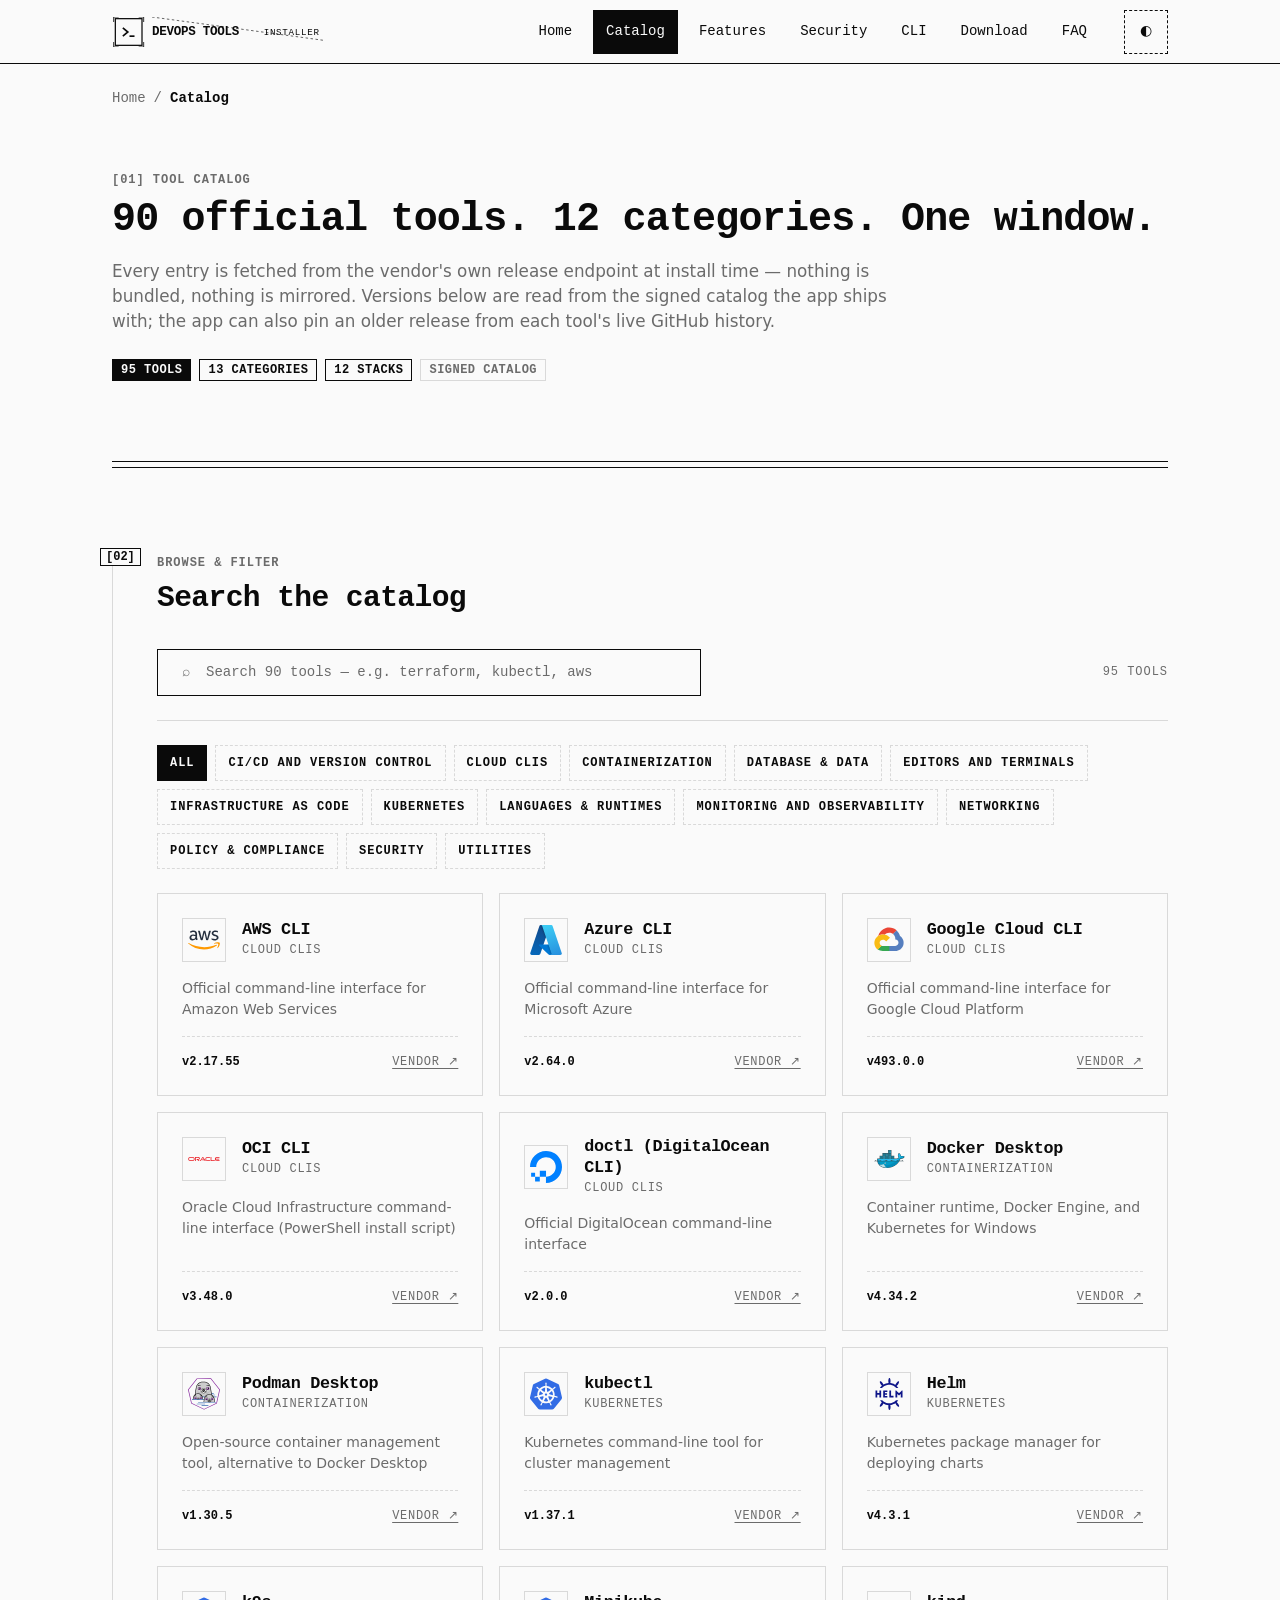
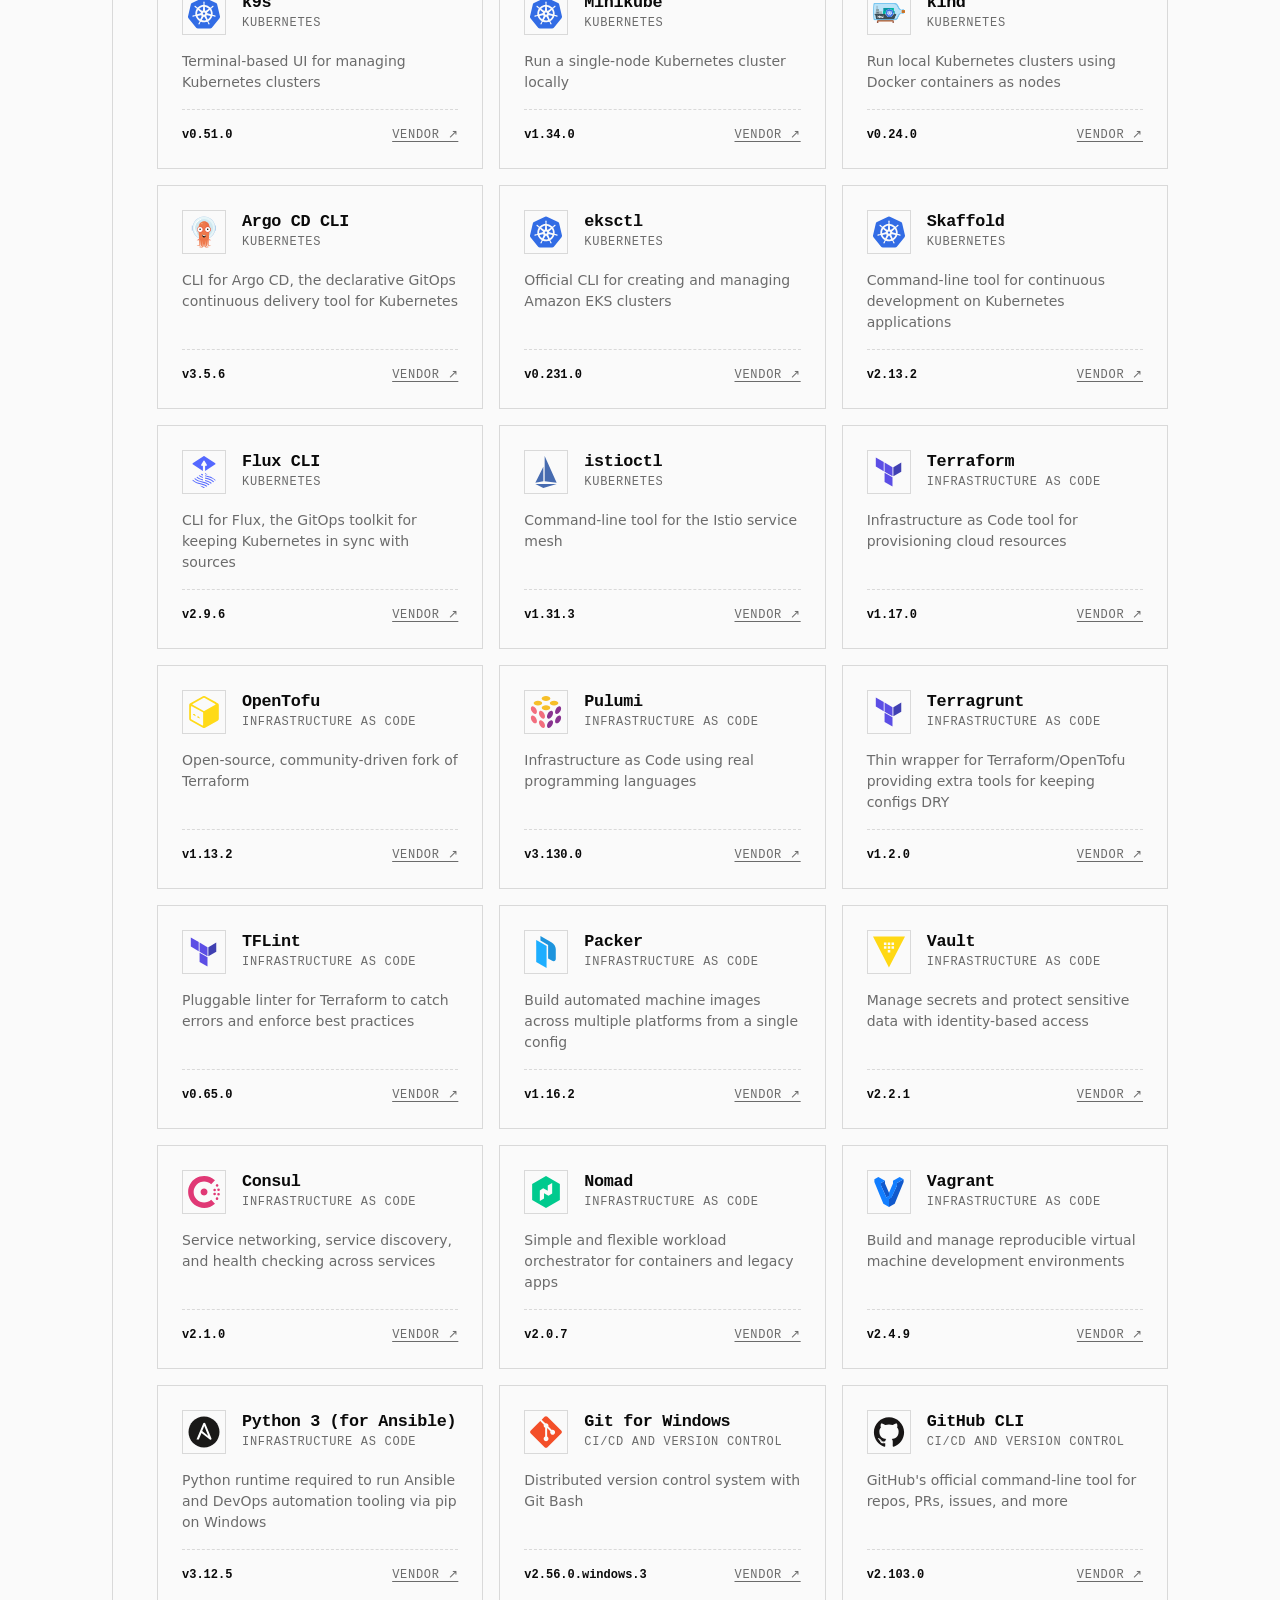
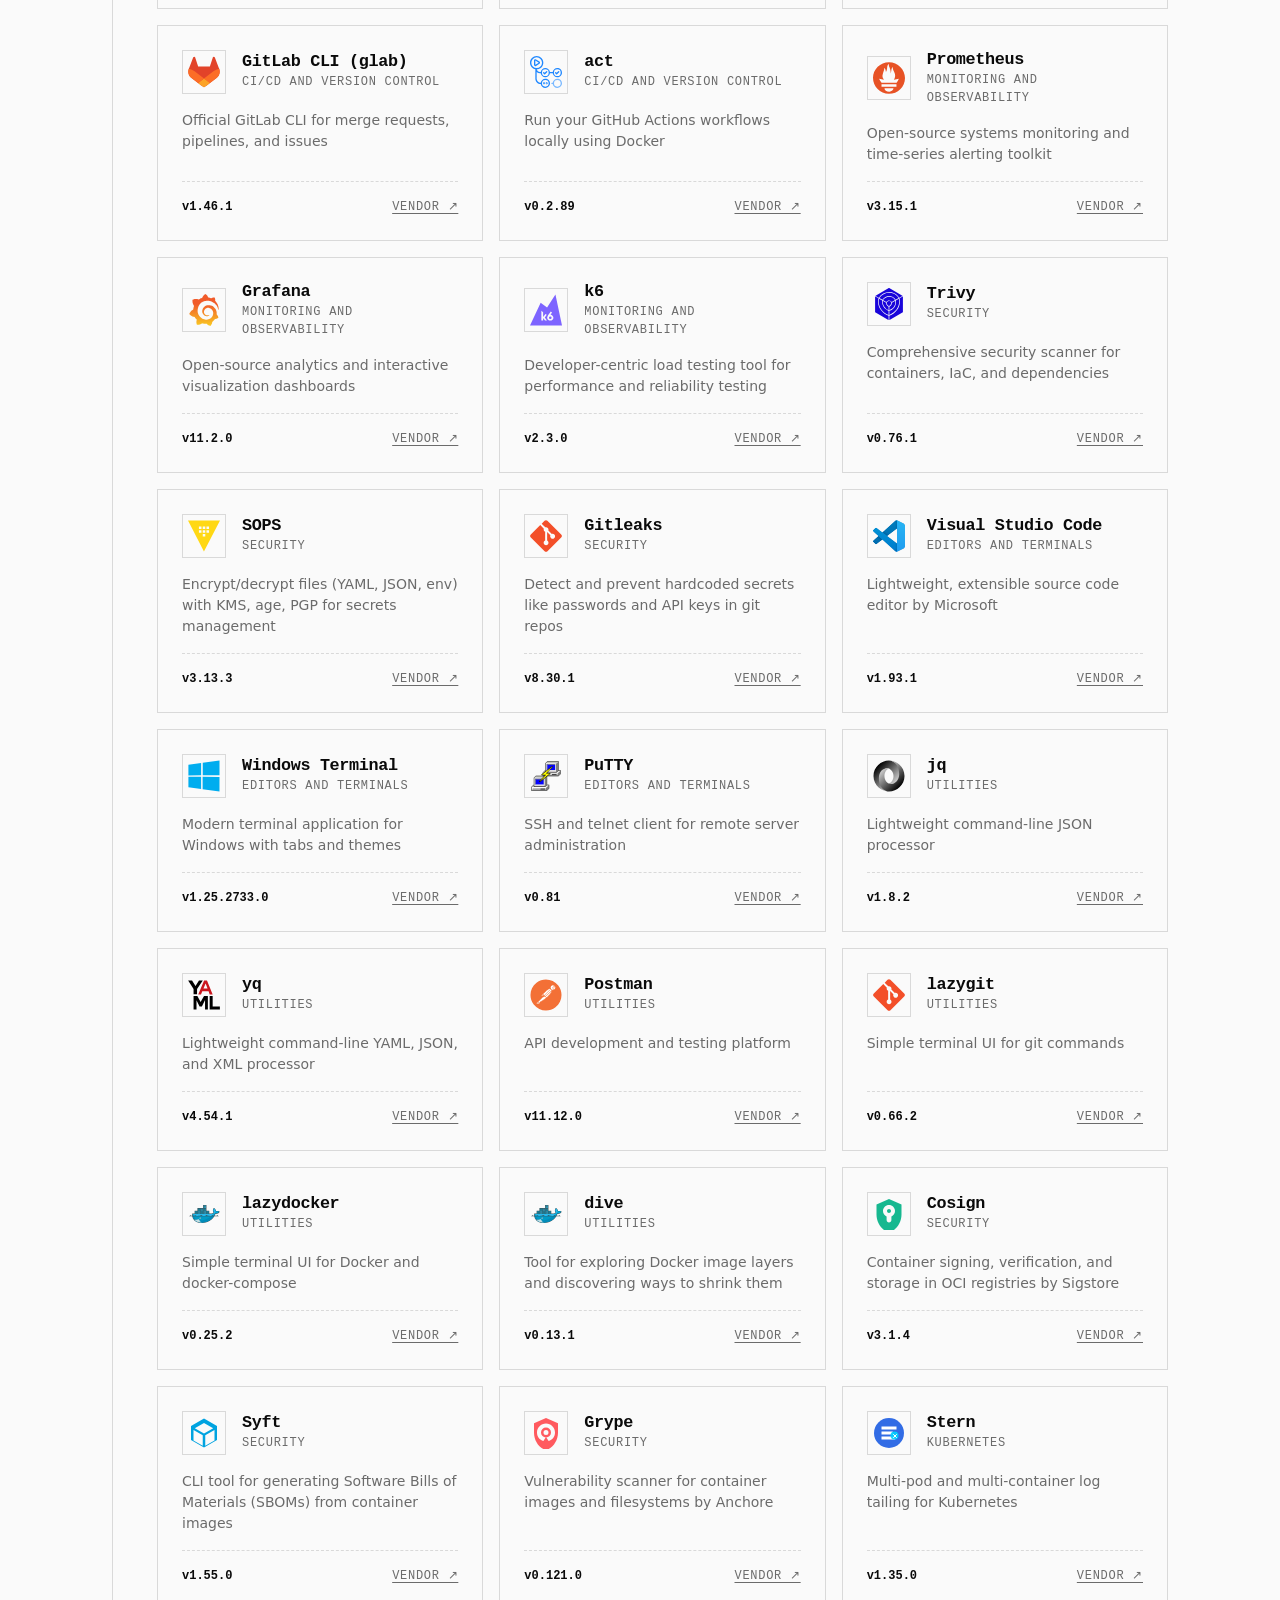
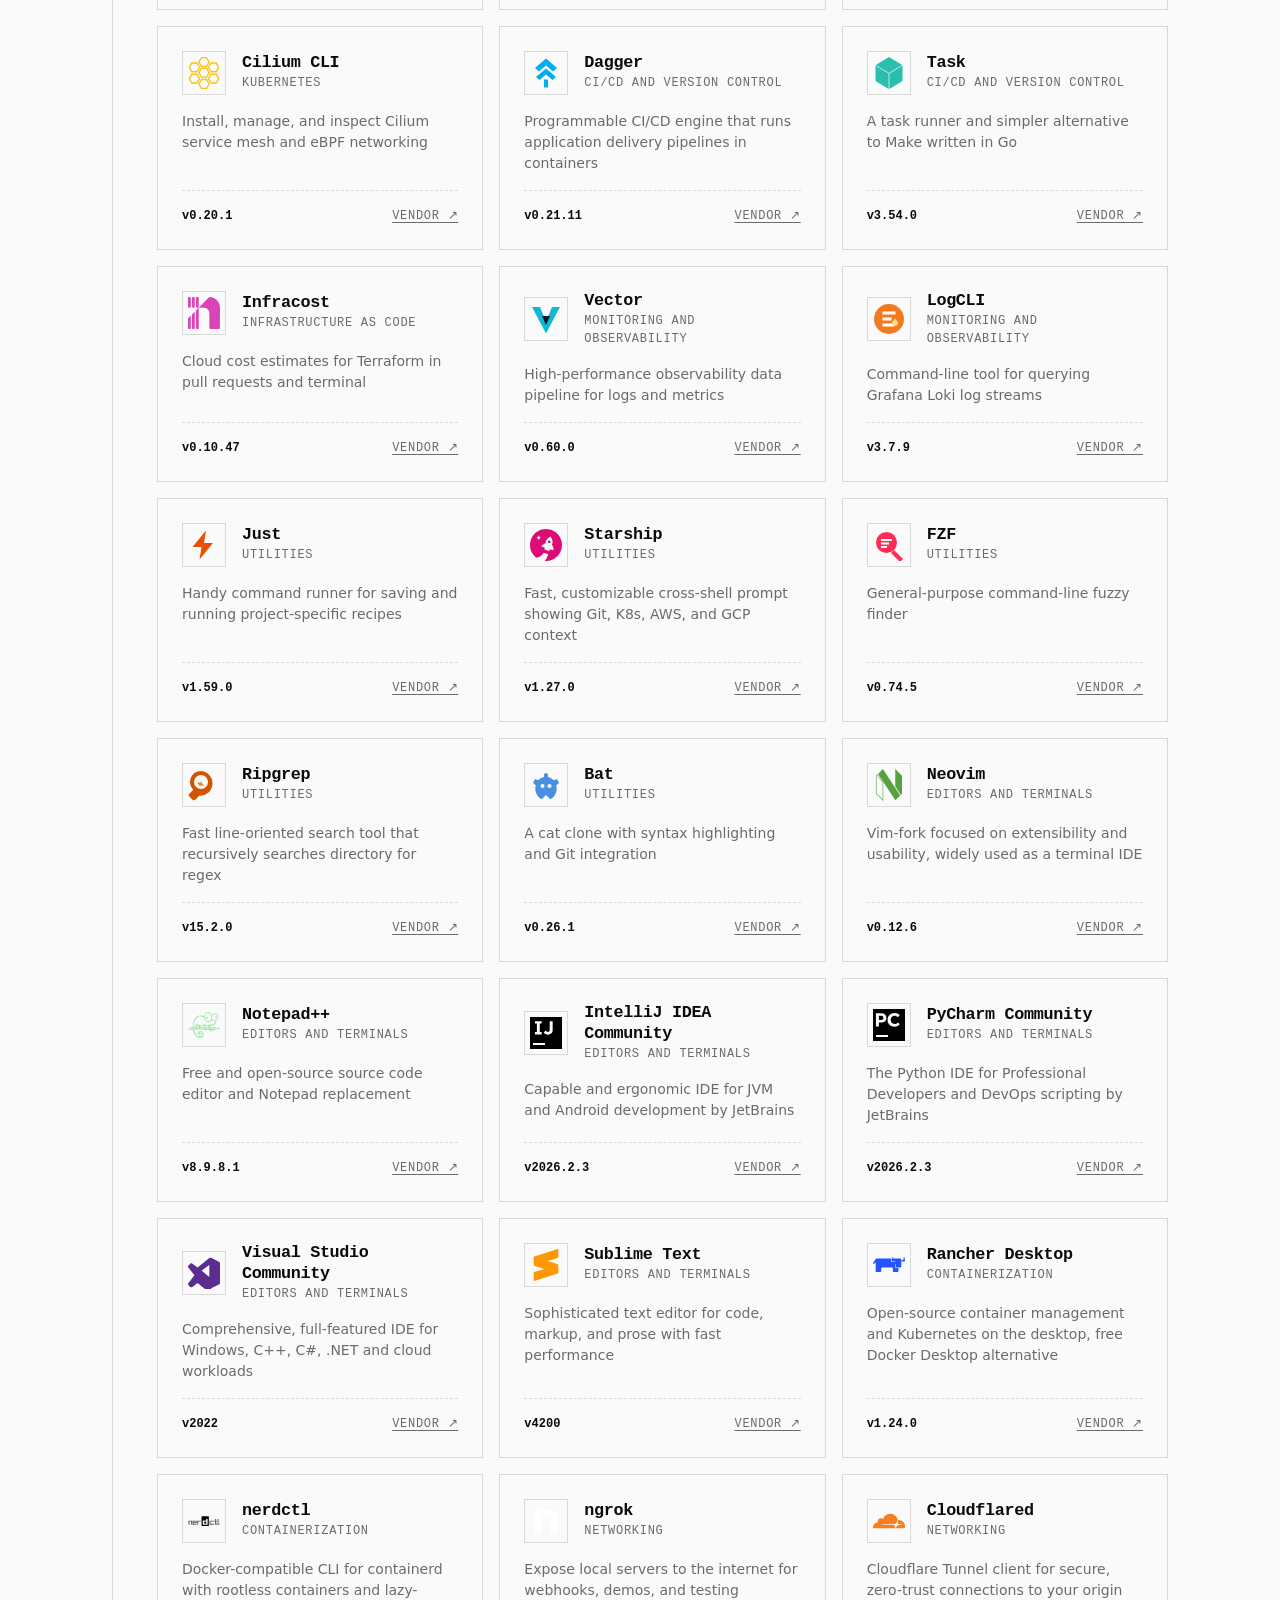
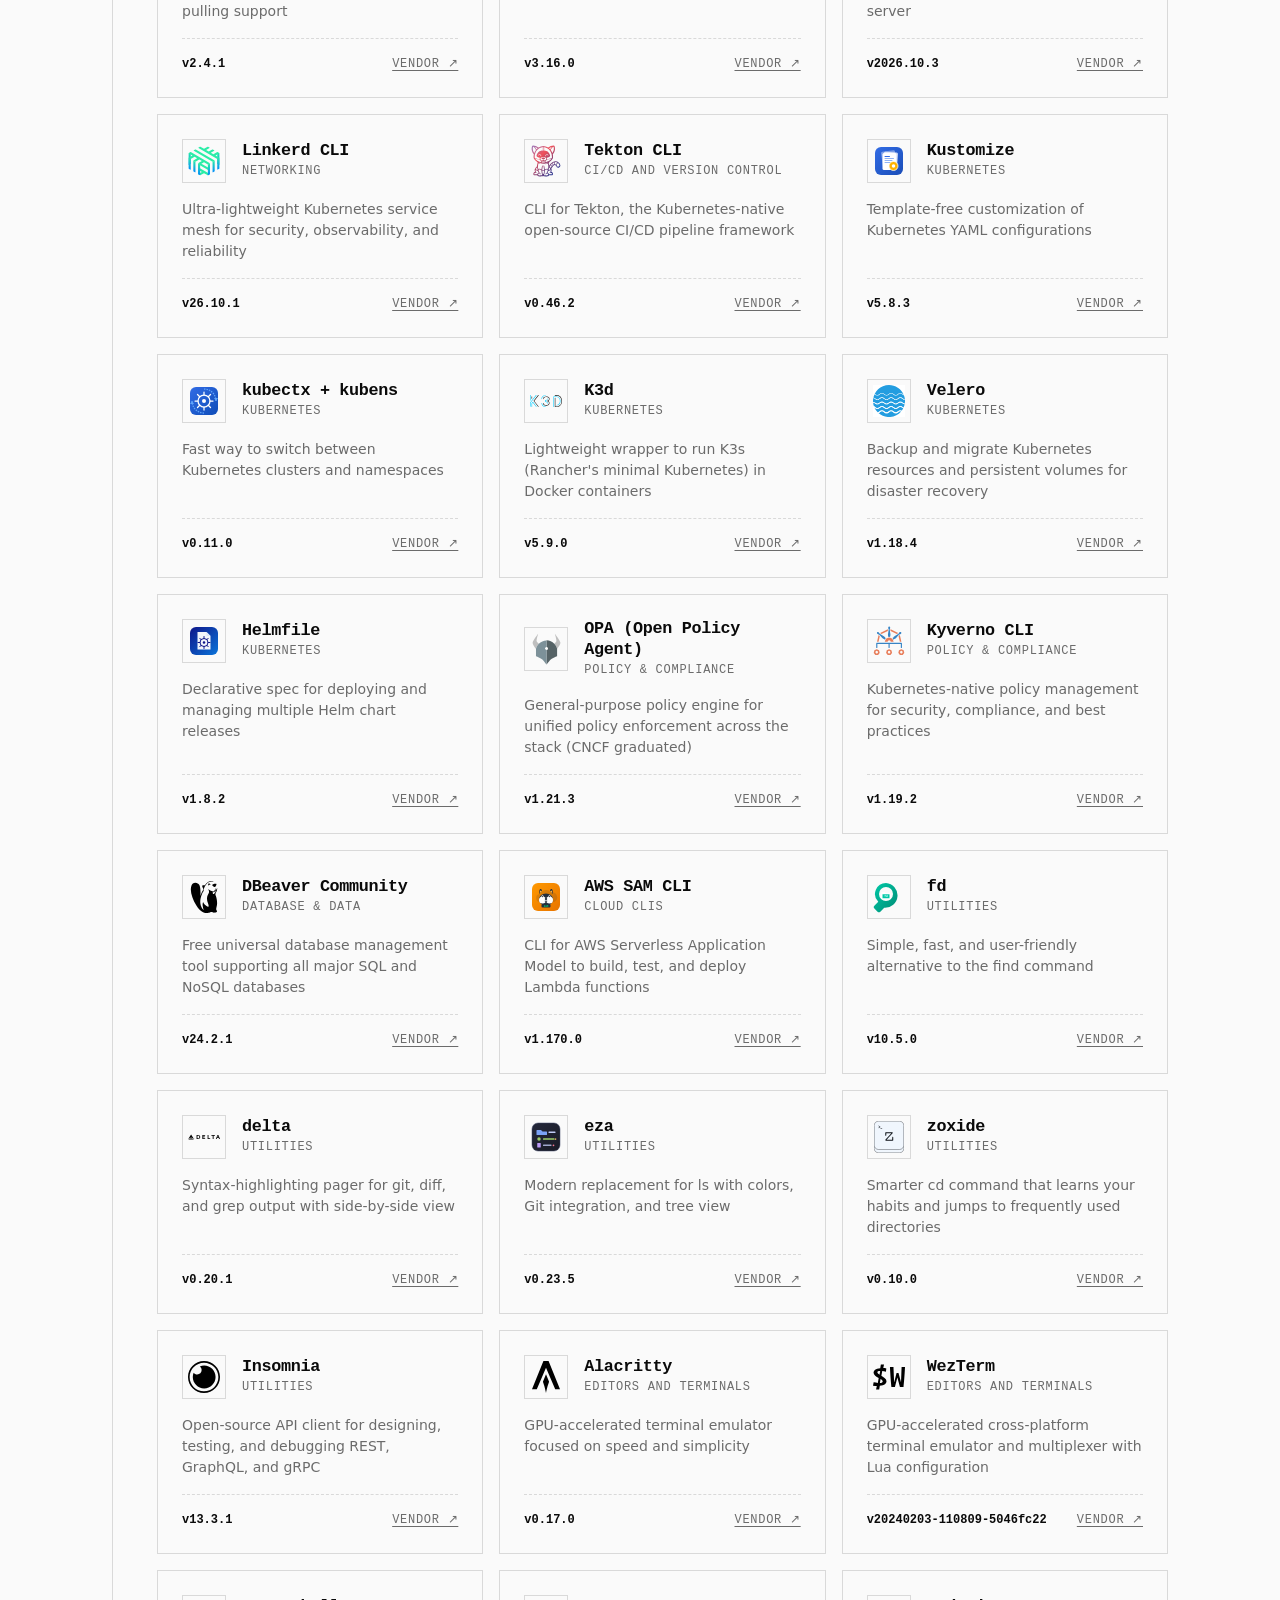
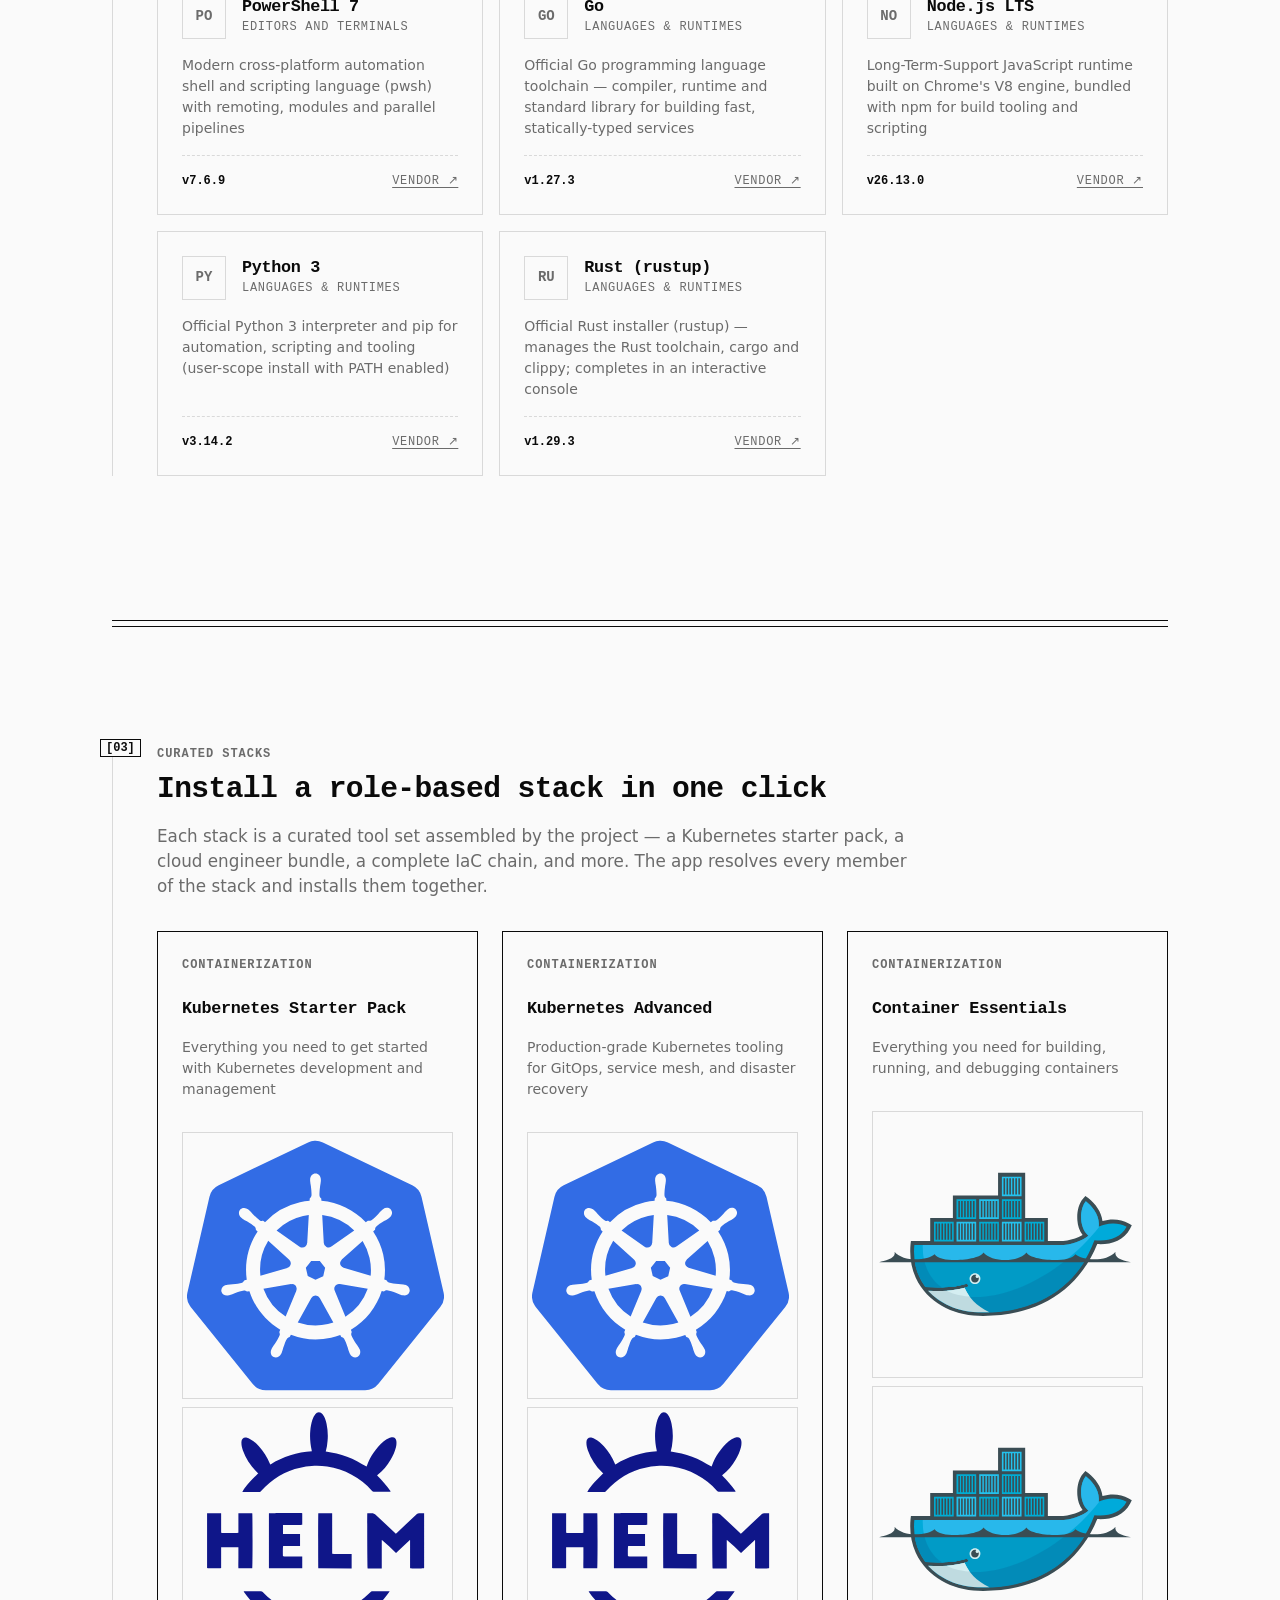
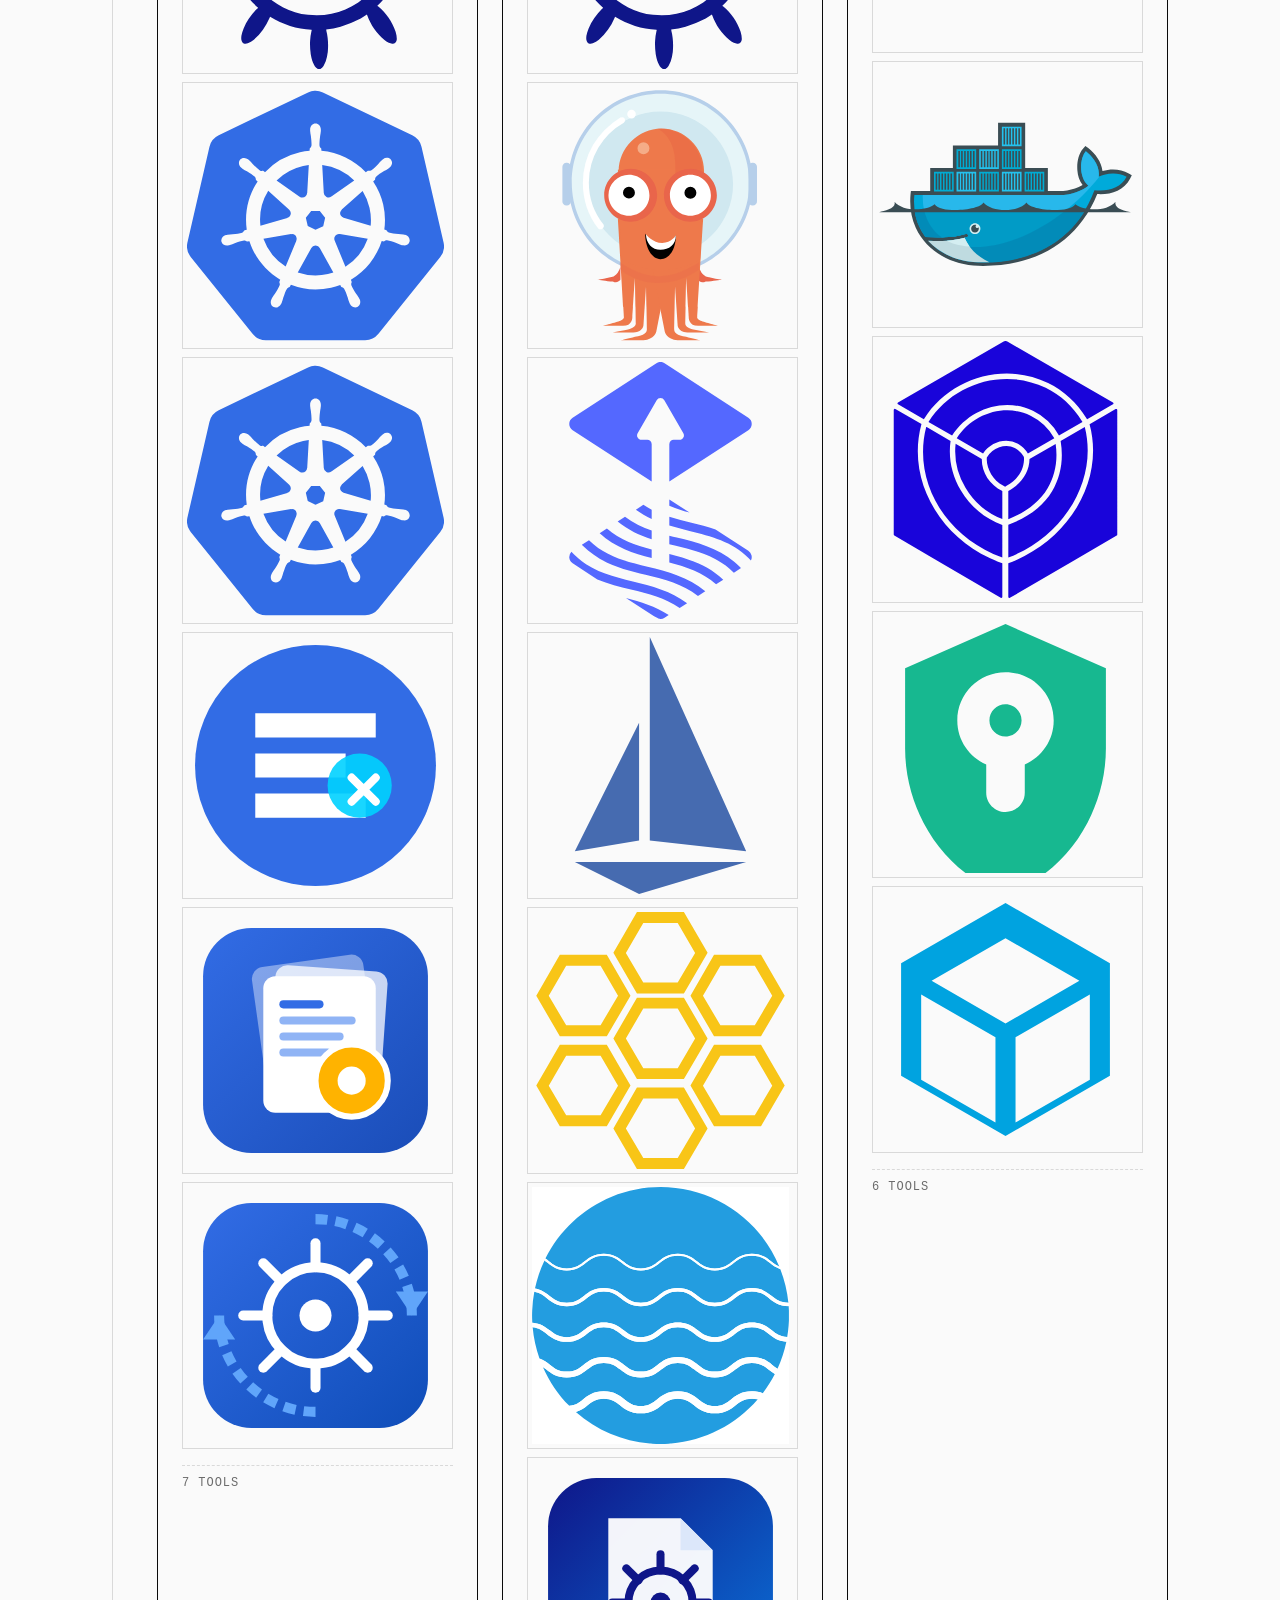
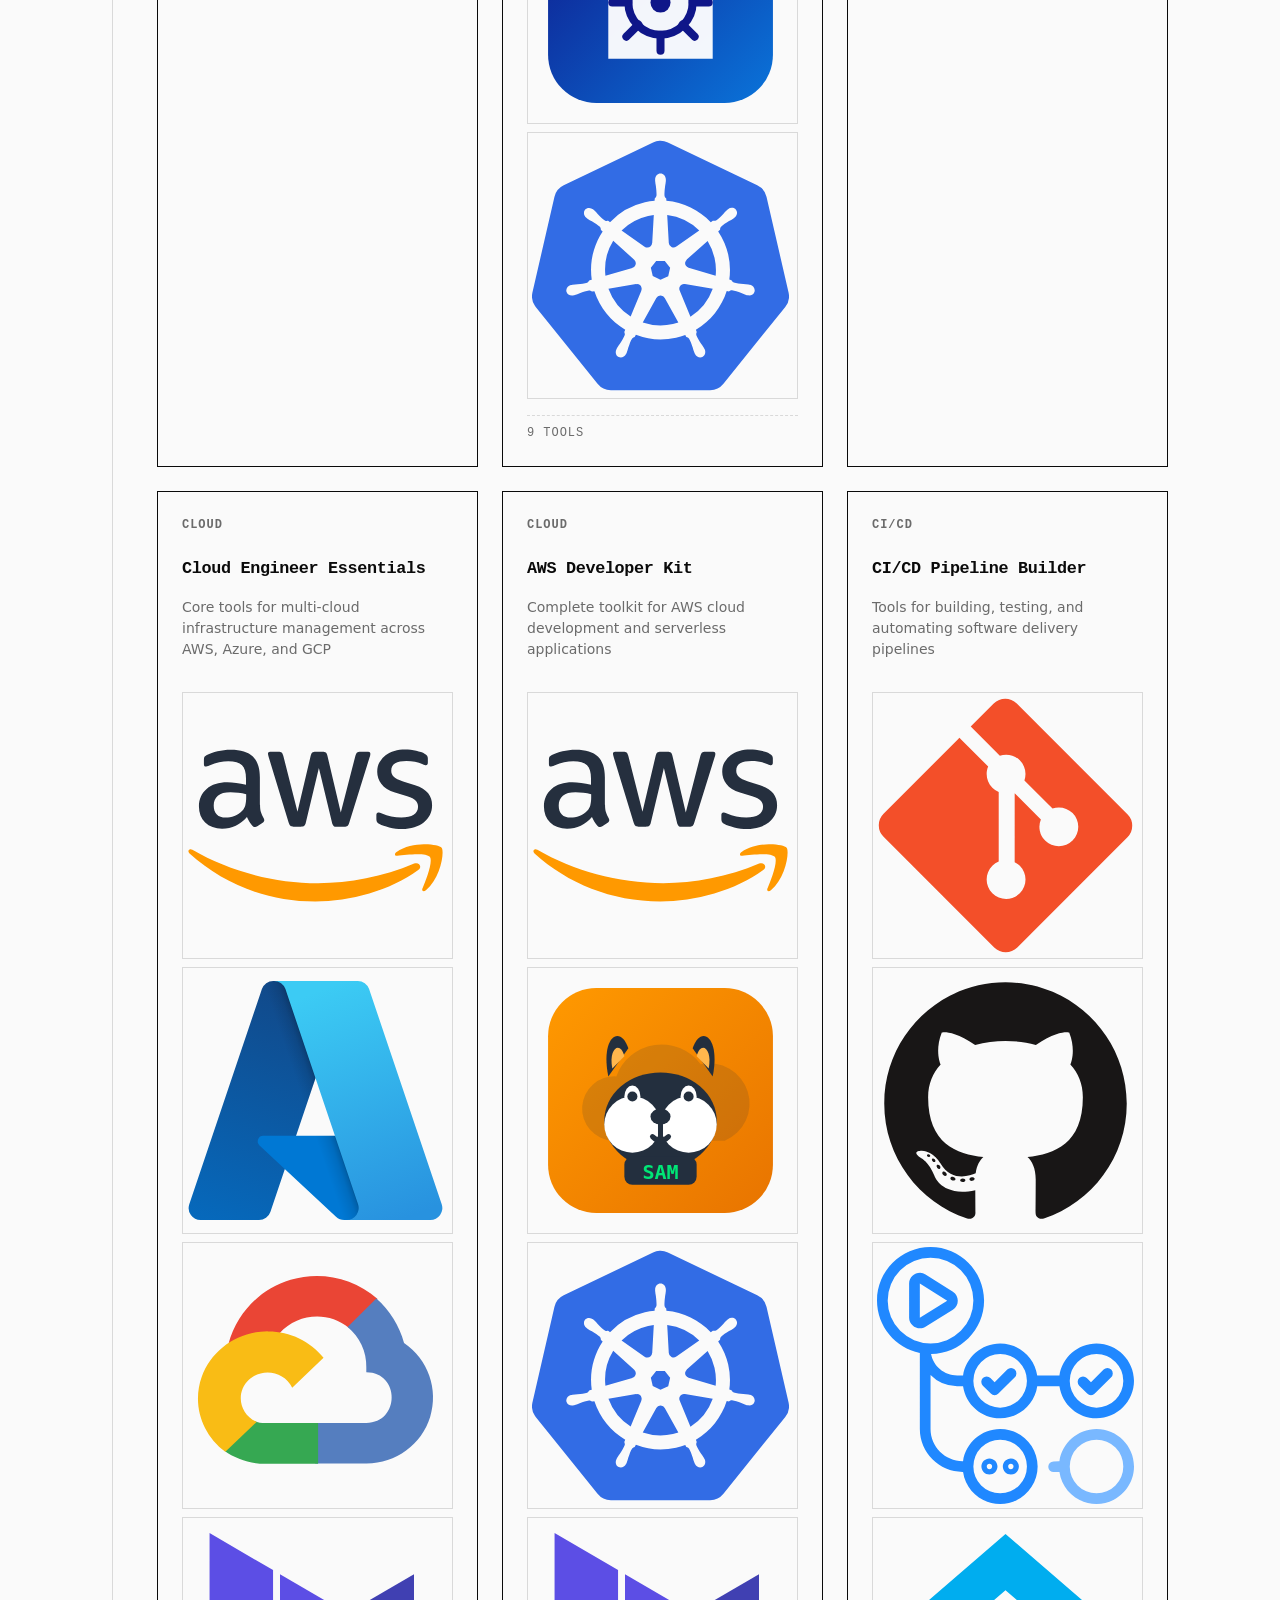
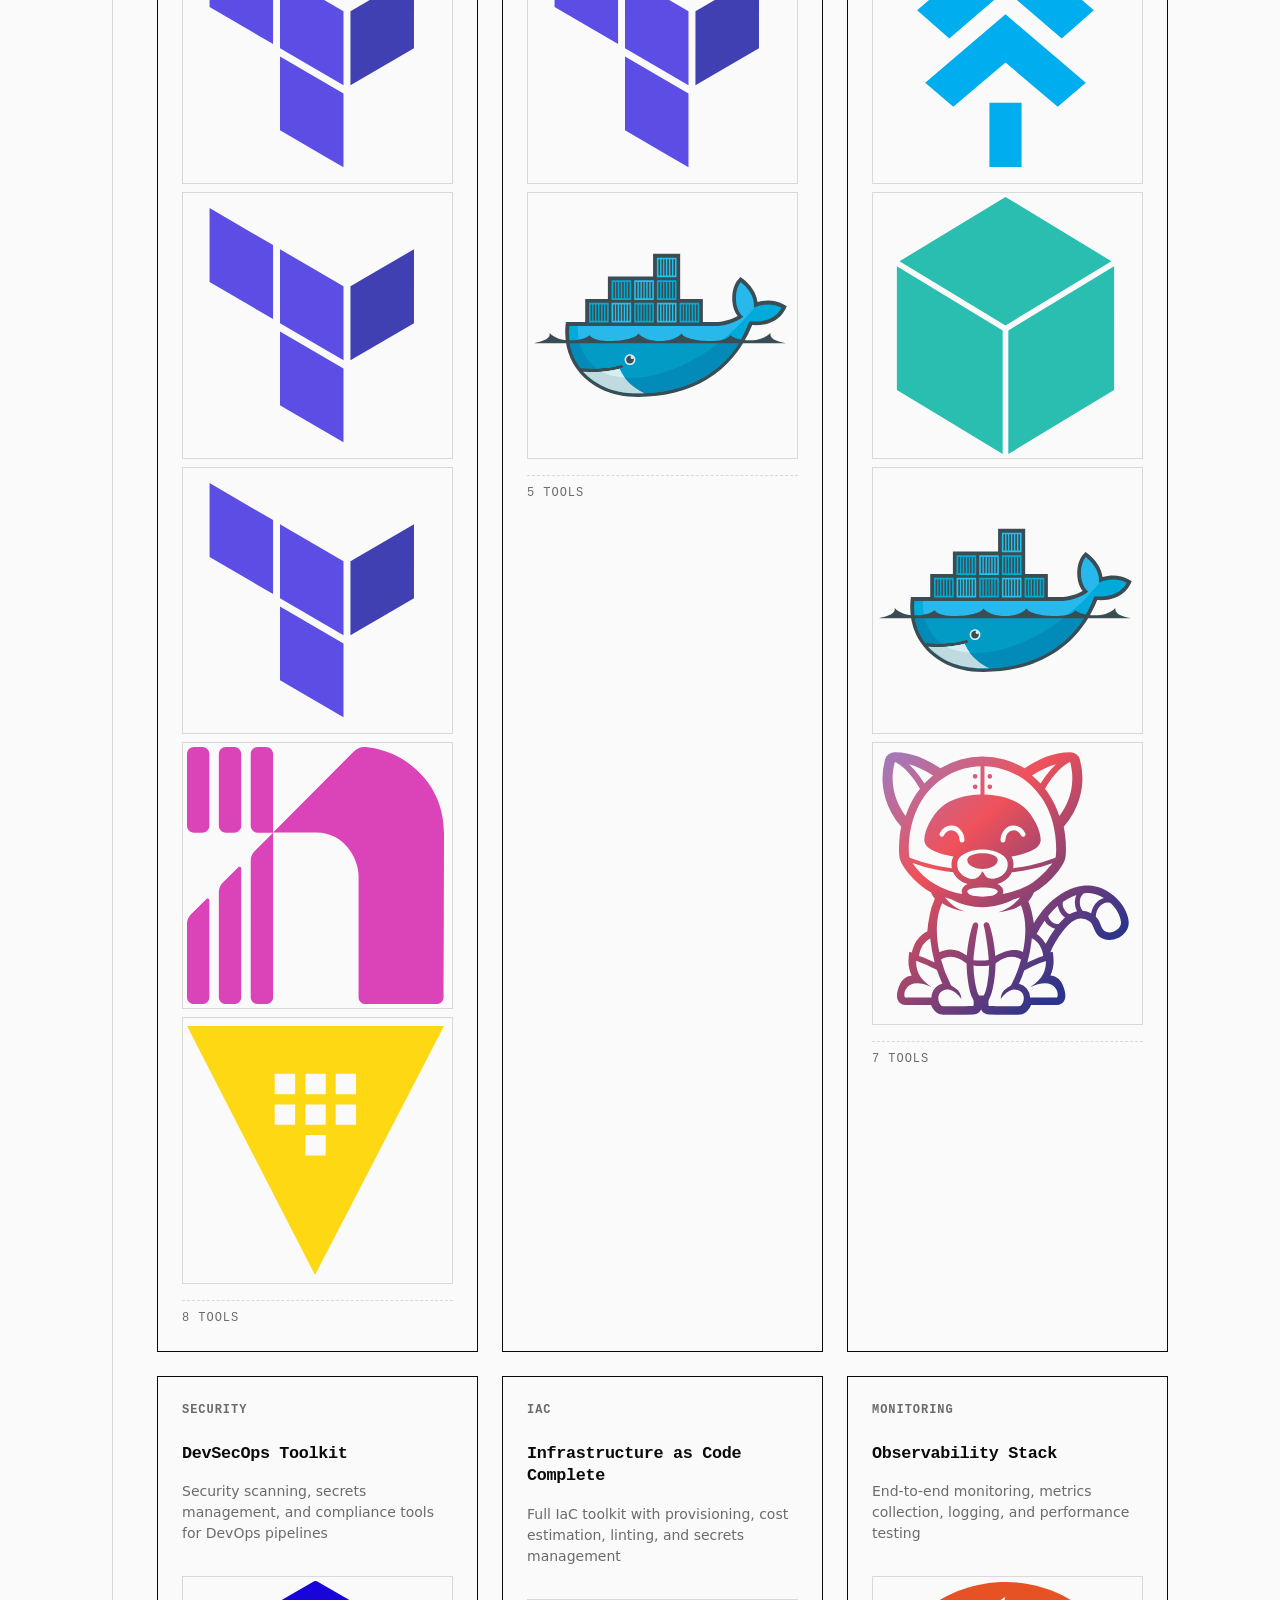
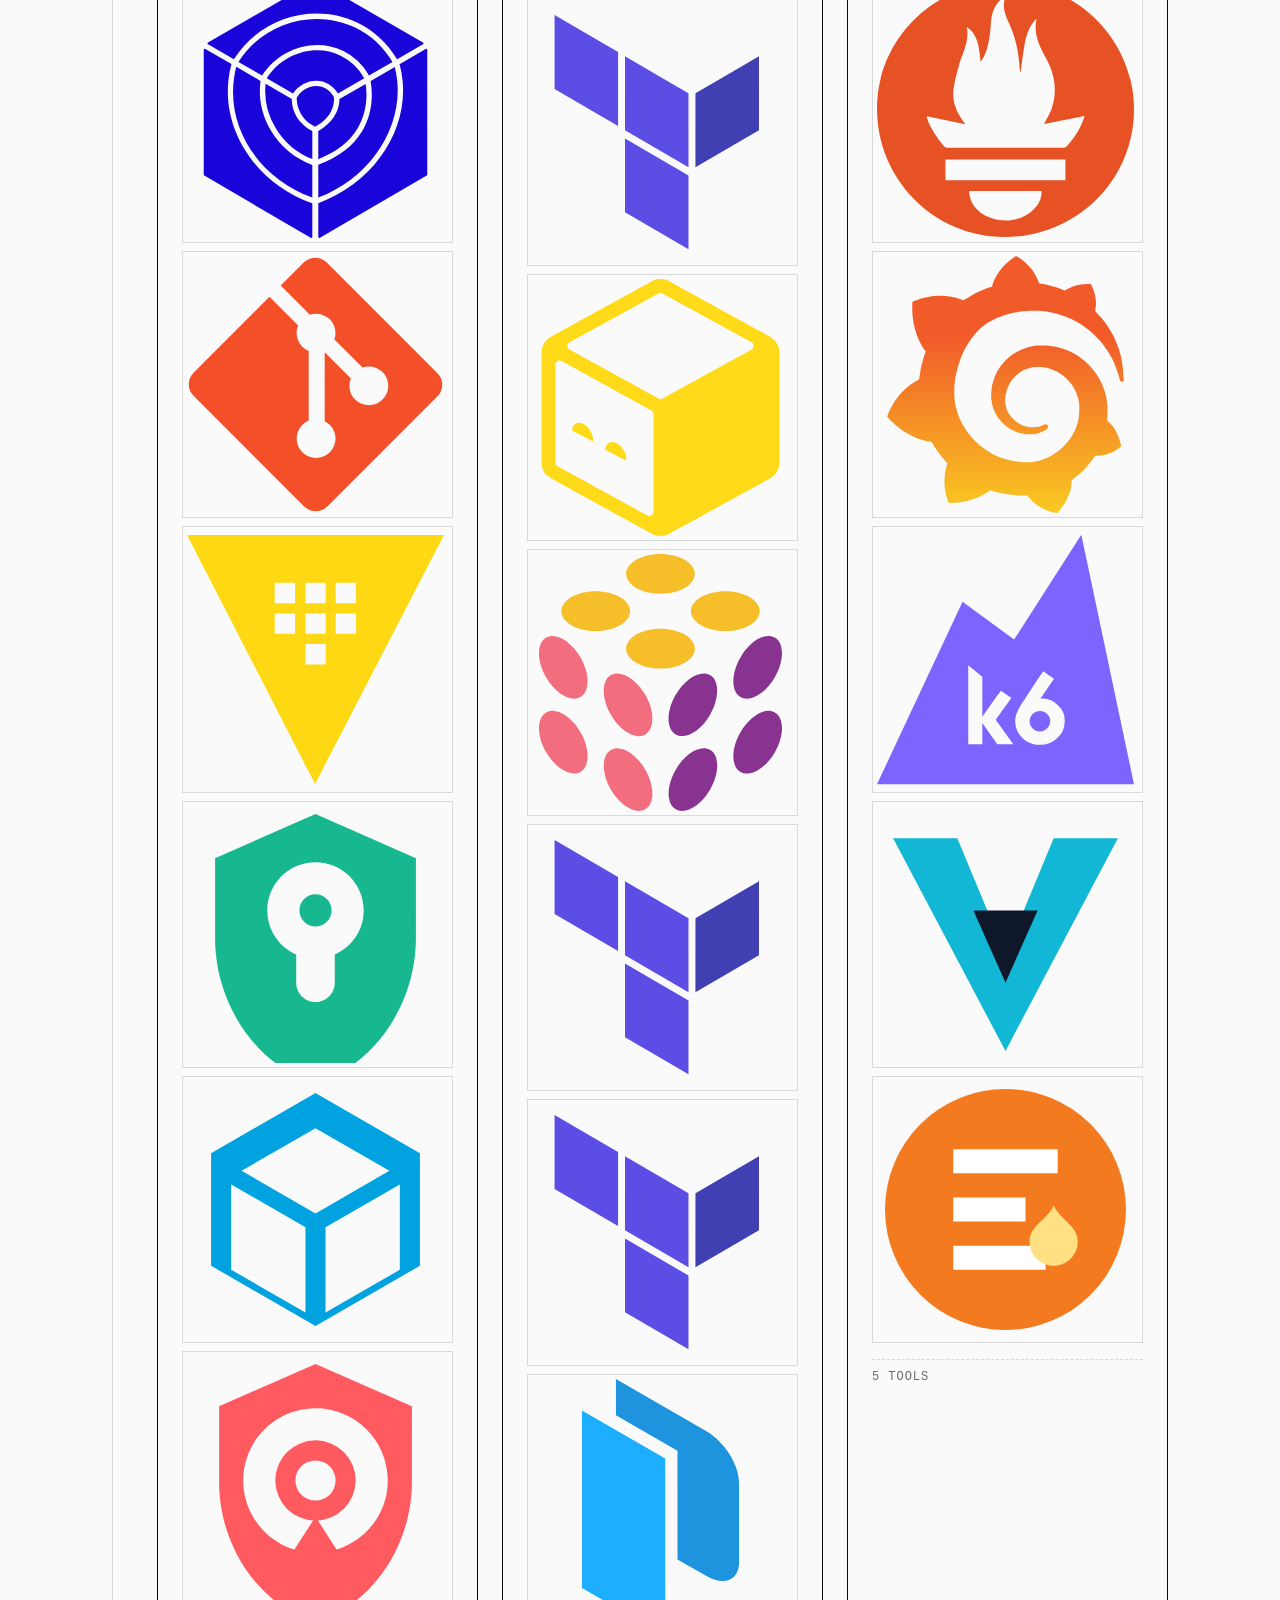
<file: web/catalog.html>
<!DOCTYPE html>
<html lang="en">
<head>
  <meta charset="UTF-8">
  <meta name="viewport" content="width=device-width, initial-scale=1.0">
  <title>Tool Catalog — DevOps Tools Installer</title>
  <meta name="description" content="Browse all 90 official DevOps tools and cloud CLIs available in DevOps Tools Installer, with vendor logos, versions, and 12 curated stacks. Every download is pulled directly from the vendor's own endpoint.">
  <link rel="canonical" href="https://notharshhaa.github.io/DevOpsToolsInstaller/catalog.html">

  <!-- Open Graph -->
  <meta property="og:title" content="Tool Catalog — DevOps Tools Installer">
  <meta property="og:description" content="90 official DevOps tools and cloud CLIs with real vendor logos, live versions, and 12 curated stacks — installed straight from upstream endpoints.">
  <meta property="og:type" content="website">
  <meta property="og:url" content="https://notharshhaa.github.io/DevOpsToolsInstaller/catalog.html">
  <meta property="og:image" content="https://notharshhaa.github.io/DevOpsToolsInstaller/assets/banner.png">

  <!-- Favicon & Stylesheet -->
  <link rel="icon" type="image/svg+xml" href="favicon.svg">
  <link rel="stylesheet" href="assets/css/style.css">
</head>
<body>
  <a href="#main" class="skip-link">Skip to main content</a>

  <!-- Header -->
  <header class="site-header" role="banner">
    <div class="container">
      <a href="index.html" class="logo-link" aria-label="DevOps Tools Installer Home">
        <svg viewBox="0 0 260 36" width="220" height="30" fill="currentColor" aria-hidden="true">
          <g transform="translate(2, 2)">
            <rect x="0" y="0" width="32" height="32" fill="none" stroke="currentColor" stroke-width="1.5"/>
            <path d="M9 11 L15 16 L9 21" fill="none" stroke="currentColor" stroke-width="2"/>
            <line x1="17" y1="21" x2="23" y2="21" stroke="currentColor" stroke-width="2"/>
            <path d="M-2 4 V-2 H4 M28 -2 H34 V4 M34 28 V34 H28 M4 34 H-2 V28" fill="none" stroke="currentColor" stroke-width="1"/>
          </g>
          <text x="46" y="22" font-family="ui-monospace, monospace" font-size="15" font-weight="700" letter-spacing="-0.02em" fill="currentColor">DEVOPS TOOLS</text>
          <text x="180" y="22" font-family="ui-monospace, monospace" font-size="11" font-weight="400" letter-spacing="0.08em" fill="currentColor">INSTALLER</text>
          <line x1="46" y="28" x2="252" y2="28" stroke="currentColor" stroke-width="0.75" stroke-dasharray="3 3"/>
        </svg>
      </a>

      <button id="nav-toggle" class="mobile-nav-toggle" aria-expanded="false" aria-controls="site-nav" aria-label="Toggle navigation">
        MENU
      </button>

      <nav id="site-nav" class="site-nav" role="navigation" aria-label="Main Navigation">
        <ul class="nav-list">
          <li><a href="index.html" class="nav-link">Home</a></li>
          <li><a href="catalog.html" class="nav-link" aria-current="page">Catalog</a></li>
          <li><a href="features.html" class="nav-link">Features</a></li>
          <li><a href="security.html" class="nav-link">Security</a></li>
          <li><a href="cli.html" class="nav-link">CLI</a></li>
          <li><a href="download.html" class="nav-link">Download</a></li>
          <li><a href="faq.html" class="nav-link">FAQ</a></li>
        </ul>
        <div class="header-actions">
          <button id="theme-toggle" class="theme-toggle-btn" aria-label="Toggle light/dark theme" title="Toggle theme">◐</button>
        </div>
      </nav>
    </div>
  </header>

  <!-- Main Content -->
  <main id="main">
    <div class="container breadcrumb-nav">
      <nav aria-label="Breadcrumb">
        <ol class="breadcrumb-list">
          <li class="breadcrumb-item"><a href="index.html" class="breadcrumb-link">Home</a></li>
          <li class="breadcrumb-item" aria-current="page">Catalog</li>
        </ol>
      </nav>
    </div>

    <!-- Page Header -->
    <section class="section-tight" aria-labelledby="page-title">
      <div class="container">
        <span class="micro-label">[01] TOOL CATALOG</span>
        <h1 id="page-title" class="mb-2">90 official tools. 12 categories. One window.</h1>
        <p class="text-mute" style="max-width: 780px;">
          Every entry is fetched from the vendor's own release endpoint at install time — nothing is bundled, nothing is mirrored.
          Versions below are read from the signed catalog the app ships with; the app can also pin an older release from each tool's
          live GitHub history.
        </p>
        <div class="badge-row mt-3">
          <span class="badge-chip badge-chip-fill" id="catalog-count-chip">90 TOOLS</span>
          <span class="badge-chip" id="catalog-category-chip">12 CATEGORIES</span>
          <span class="badge-chip" id="catalog-stack-chip">12 STACKS</span>
          <span class="badge-chip badge-chip-mute">SIGNED CATALOG</span>
        </div>
      </div>
    </section>

    <div class="container">
      <hr class="double-rule" aria-hidden="true">
    </div>

    <!-- Toolbar -->
    <section class="section-tight" aria-labelledby="browse-title">
      <div class="container">
        <div class="index-rail">
          <span class="index-rail-marker">[02]</span>
          <span class="micro-label">BROWSE &amp; FILTER</span>
          <h2 id="browse-title" class="mb-4">Search the catalog</h2>

          <div class="catalog-toolbar">
            <div class="search-field">
              <span class="search-field__prefix" aria-hidden="true">⌕</span>
              <input id="catalog-search" type="search" class="search-field__input" placeholder="Search 90 tools — e.g. terraform, kubectl, aws"
                     autocomplete="off" aria-label="Search tools by name, category, or description">
            </div>
            <span class="catalog-count" id="catalog-count" role="status" aria-live="polite">Loading catalog…</span>
          </div>

          <div class="filter-chips" id="catalog-filters" role="group" aria-label="Filter tools by category">
            <button type="button" class="filter-chip is-active" data-category="all">All</button>
          </div>

          <div class="tool-grid" id="catalog-grid" aria-busy="true">
            <p class="text-mute" style="grid-column: 1 / -1;">Loading catalog…</p>
          </div>
        </div>
      </div>
    </section>

    <div class="container">
      <hr class="double-rule" aria-hidden="true">
    </div>

    <!-- Curated Stacks -->
    <section class="section" aria-labelledby="stacks-title">
      <div class="container">
        <div class="index-rail">
          <span class="index-rail-marker">[03]</span>
          <span class="micro-label">CURATED STACKS</span>
          <h2 id="stacks-title" class="mb-2">Install a role-based stack in one click</h2>
          <p class="text-mute mb-4" style="max-width: 760px;">
            Each stack is a curated tool set assembled by the project — a Kubernetes starter pack, a cloud engineer bundle, a complete
            IaC chain, and more. The app resolves every member of the stack and installs them together.
          </p>

          <div class="stack-grid" id="stack-grid" aria-busy="true">
            <p class="text-mute" style="grid-column: 1 / -1;">Loading stacks…</p>
          </div>
        </div>
      </div>
    </section>

    <!-- CTA -->
    <section class="section section-tight" aria-labelledby="catalog-cta-title">
      <div class="container">
        <div class="corner-box text-center">
          <span class="micro-label">[04] READY WHEN YOU ARE</span>
          <h2 id="catalog-cta-title" class="mb-2">Provision any of these in minutes.</h2>
          <p class="text-mute mb-4">Free, open source, zero telemetry. Installs never run silently — every vendor wizard still asks.</p>
          <div class="flex justify-between items-center flex-wrap gap-2" style="justify-content: center;">
            <a href="download.html" class="btn-primary">Download for Windows</a>
            <a href="features.html" class="btn-secondary">See all features</a>
          </div>
        </div>
      </div>
    </section>
  </main>

  <!-- Footer -->
  <footer class="site-footer" role="contentinfo">
    <div class="container">
      <div class="footer-grid">
        <div>
          <div class="logo-link mb-2">
            <span class="font-mono" style="font-size: 1.1rem; font-weight: 700;">DEVOPS TOOLS INSTALLER</span>
          </div>
          <p class="text-mute" style="font-size: var(--font-small); max-width: 380px;">
            A native Windows 11 desktop application to discover, verify, and provision cloud CLIs, containers, and infrastructure tools. Open source under Apache-2.0.
          </p>
          <div class="badge-row mt-2">
            <span class="badge-chip">v3.1.4</span>
            <span class="badge-chip">WinUI 3</span>
            <span class="badge-chip">.NET 8</span>
          </div>
        </div>

        <div>
          <h4 class="footer-col-title">Navigation</h4>
          <ul class="footer-links">
            <li><a href="index.html" class="footer-link">Home</a></li>
            <li><a href="catalog.html" class="footer-link">Tool Catalog</a></li>
            <li><a href="features.html" class="footer-link">Features</a></li>
            <li><a href="security.html" class="footer-link">Security Pipeline</a></li>
            <li><a href="cli.html" class="footer-link">Headless CLI</a></li>
            <li><a href="download.html" class="footer-link">Download</a></li>
            <li><a href="faq.html" class="footer-link">FAQ</a></li>
          </ul>
        </div>

        <div>
          <h4 class="footer-col-title">Resources</h4>
          <ul class="footer-links">
            <li><a href="https://github.com/NotHarshhaa/DevOpsToolsInstaller" class="footer-link" target="_blank" rel="noopener noreferrer">GitHub Repository ↗</a></li>
            <li><a href="https://github.com/NotHarshhaa/DevOpsToolsInstaller/releases/latest" class="footer-link" target="_blank" rel="noopener noreferrer">Latest Release (v3.1.4) ↗</a></li>
            <li><a href="https://apps.microsoft.com/detail/9PJL0VR3H7VG" class="footer-link" target="_blank" rel="noopener noreferrer">Microsoft Store ↗</a></li>
            <li><a href="https://github.com/NotHarshhaa/DevOpsToolsInstaller/blob/master/CHANGELOG.md" class="footer-link" target="_blank" rel="noopener noreferrer">Changelog ↗</a></li>
            <li><a href="https://github.com/NotHarshhaa/DevOpsToolsInstaller/blob/master/CONTRIBUTING.md" class="footer-link" target="_blank" rel="noopener noreferrer">Contributing Guide ↗</a></li>
          </ul>
        </div>

        <div>
          <h4 class="footer-col-title">Legal &amp; Policy</h4>
          <ul class="footer-links">
            <li><a href="https://github.com/NotHarshhaa/DevOpsToolsInstaller/blob/master/LICENSE" class="footer-link" target="_blank" rel="noopener noreferrer">Apache-2.0 License ↗</a></li>
            <li><a href="https://github.com/NotHarshhaa/DevOpsToolsInstaller/blob/master/PRIVACY.md" class="footer-link" target="_blank" rel="noopener noreferrer">Privacy Notice ↗</a></li>
            <li><span class="text-mute" style="font-size: var(--font-small);">Zero Telemetry Mode</span></li>
            <li><span class="text-mute" style="font-size: var(--font-small);">Signed Catalog (ECDSA)</span></li>
          </ul>
        </div>
      </div>

      <div class="footer-bottom">
        <div>&copy; 2026 DevOps Tools Installer. Licensed under Apache 2.0.</div>
        <div>All third-party trademarks and logos belong to their respective copyright holders.</div>
      </div>
    </div>
  </footer>

  <script>
    // Theme + mobile nav (shared with every page)
    const rootEl = document.documentElement;
    const themeBtn = document.getElementById('theme-toggle');
    if (themeBtn) {
      themeBtn.addEventListener('click', () => {
        const isDark = rootEl.getAttribute('data-theme') === 'dark' ||
          (!rootEl.getAttribute('data-theme') && window.matchMedia('(prefers-color-scheme: dark)').matches);
        const next = isDark ? 'light' : 'dark';
        rootEl.setAttribute('data-theme', next);
        localStorage.setItem('theme', next);
      });
    }

    const navBtn = document.getElementById('nav-toggle');
    const navMenu = document.getElementById('site-nav');
    if (navBtn && navMenu) {
      navBtn.addEventListener('click', () => {
        const isOpen = navMenu.classList.toggle('is-open');
        navBtn.setAttribute('aria-expanded', String(isOpen));
      });
    }

    // ── Catalog rendering ────────────────────────────────────────────
    const grid = document.getElementById('catalog-grid');
    const stackGrid = document.getElementById('stack-grid');
    const filters = document.getElementById('catalog-filters');
    const search = document.getElementById('catalog-search');
    const countEl = document.getElementById('catalog-count');
    const kindLabel = { installer: 'Installer', archive: 'Archive', binary: 'Binary', script: 'Script' };

    let tools = [];
    let stacks = [];
    let activeCategory = 'all';
    let query = '';

    const escapeHtml = (value) => String(value || '').replace(/[&<>"']/g, ch => (
      { '&': '&amp;', '<': '&lt;', '>': '&gt;', '"': '&quot;', "'": '&#39;' }[ch]
    ));

    const logoFor = (tool) => tool.logo
      ? `<img class="tool-logo__img" src="${escapeHtml(tool.logo)}" alt="" width="40" height="40" decoding="async">`
      : `<span class="tool-logo__mono" aria-hidden="true">${escapeHtml(tool.name.slice(0, 2).toUpperCase())}</span>`;

    const renderTools = () => {
      const needle = query.trim().toLowerCase();
      const list = tools.filter(tool => {
        if (activeCategory !== 'all' && tool.category !== activeCategory) return false;
        if (!needle) return true;
        return (tool.name + ' ' + tool.category + ' ' + tool.description + ' ' + tool.version)
          .toLowerCase().includes(needle);
      });

      if (!list.length) {
        grid.innerHTML = '<p class="text-mute" style="grid-column: 1 / -1;">No tools match that filter. Try another keyword or category.</p>';
      } else {
        grid.innerHTML = list.map(tool => `
          <article class="tool-card" id="${escapeHtml(tool.id)}">
            <div class="tool-card__head">
              <span class="tool-logo">${logoFor(tool)}</span>
              <div>
                <h3 class="tool-card__name">${escapeHtml(tool.name)}</h3>
                <span class="tool-card__cat">${escapeHtml(tool.category)}</span>
              </div>
            </div>
            <p class="tool-card__desc">${escapeHtml(tool.description)}</p>
            <div class="tool-card__foot">
              <span class="tool-card__version">v${escapeHtml(tool.version)}</span>
              ${tool.homepage ? `<a class="tool-card__kind" href="${escapeHtml(tool.homepage)}" target="_blank" rel="noopener noreferrer">Vendor ↗</a>` : `<span class="tool-card__kind">${escapeHtml(kindLabel[tool.kind] || tool.kind || 'Tool')}</span>`}
            </div>
          </article>`).join('');
      }

      countEl.textContent = list.length === tools.length
        ? `${list.length} tools`
        : `${list.length} of ${tools.length} tools`;
      grid.setAttribute('aria-busy', 'false');
    };

    const renderStacks = () => {
      if (!stacks.length) { stackGrid.innerHTML = ''; return; }
      const byId = new Map(tools.map(t => [t.id, t]));
      stackGrid.innerHTML = stacks.map(stack => {
        const chips = stack.tools.map(id => {
          const tool = byId.get(id);
          if (!tool) return '';
          return `<span class="stack-tool" title="${escapeHtml(tool.name)}">${logoFor(tool)}<span>${escapeHtml(tool.name)}</span></span>`;
        }).join('');
        return `
          <article class="stack-card">
            <span class="micro-label">${escapeHtml(stack.category)}</span>
            <h3 class="stack-card__name">${escapeHtml(stack.name)}</h3>
            <p class="text-mute" style="font-size: var(--font-small);">${escapeHtml(stack.description)}</p>
            <div class="stack-tools">${chips}</div>
            <span class="stack-card__count">${stack.tools.length} tool${stack.tools.length === 1 ? '' : 's'}</span>
          </article>`;
      }).join('');
      stackGrid.setAttribute('aria-busy', 'false');
    };

    const renderFilters = () => {
      const categories = [...new Set(tools.map(t => t.category))].sort();
      const chips = ['<button type="button" class="filter-chip is-active" data-category="all">All</button>'];
      categories.forEach(cat => {
        chips.push(`<button type="button" class="filter-chip" data-category="${escapeHtml(cat)}">${escapeHtml(cat)}</button>`);
      });
      filters.innerHTML = chips.join('');
      filters.querySelectorAll('.filter-chip').forEach(chip => {
        chip.addEventListener('click', () => {
          filters.querySelectorAll('.filter-chip').forEach(c => c.classList.remove('is-active'));
          chip.classList.add('is-active');
          activeCategory = chip.dataset.category;
          renderTools();
        });
      });
      document.getElementById('catalog-category-chip').textContent = `${categories.length} CATEGORIES`;
    };

    const scrollToHash = () => {
      const id = decodeURIComponent((location.hash || '').replace(/^#/, ''));
      if (!id) return;
      const target = document.getElementById(id);
      if (target) target.scrollIntoView({ block: 'center', behavior: 'smooth' });
    };

    window.addEventListener('hashchange', scrollToHash);

    fetch('assets/catalog.json')
      .then(response => {
        if (!response.ok) throw new Error('HTTP ' + response.status);
        return response.json();
      })
      .then(data => {
        tools = data.tools || [];
        stacks = data.stacks || [];
        document.getElementById('catalog-count-chip').textContent = `${tools.length} TOOLS`;
        document.getElementById('catalog-stack-chip').textContent = `${stacks.length} STACKS`;
        renderFilters();
        renderTools();
        renderStacks();
        scrollToHash();
      })
      .catch(() => {
        grid.innerHTML = '<p class="text-mute" style="grid-column: 1 / -1;">Catalog data could not be loaded. Download the app to browse the full catalog offline.</p>';
        countEl.textContent = 'Catalog unavailable';
        grid.setAttribute('aria-busy', 'false');
      });

    if (search) {
      search.addEventListener('input', (event) => {
        query = event.target.value;
        renderTools();
      });
    }
  </script>
</body>
</html>
</file>
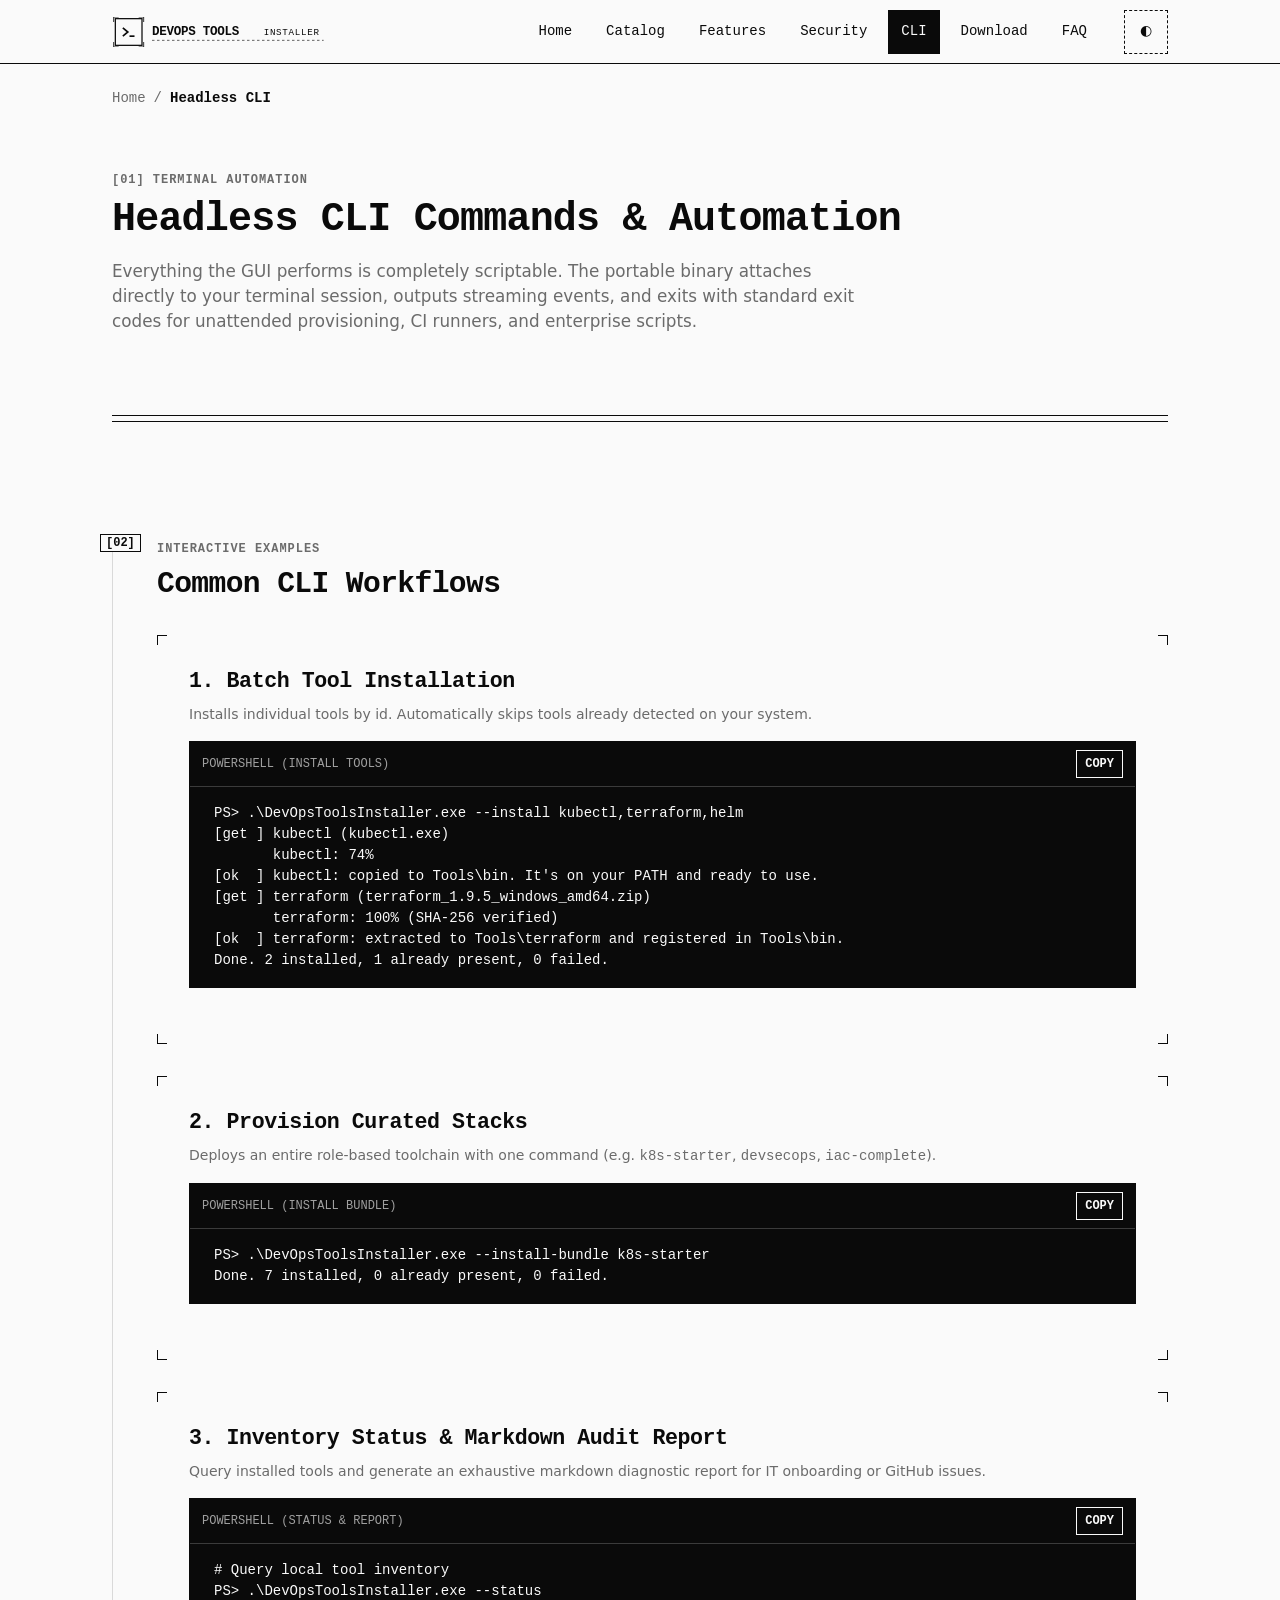
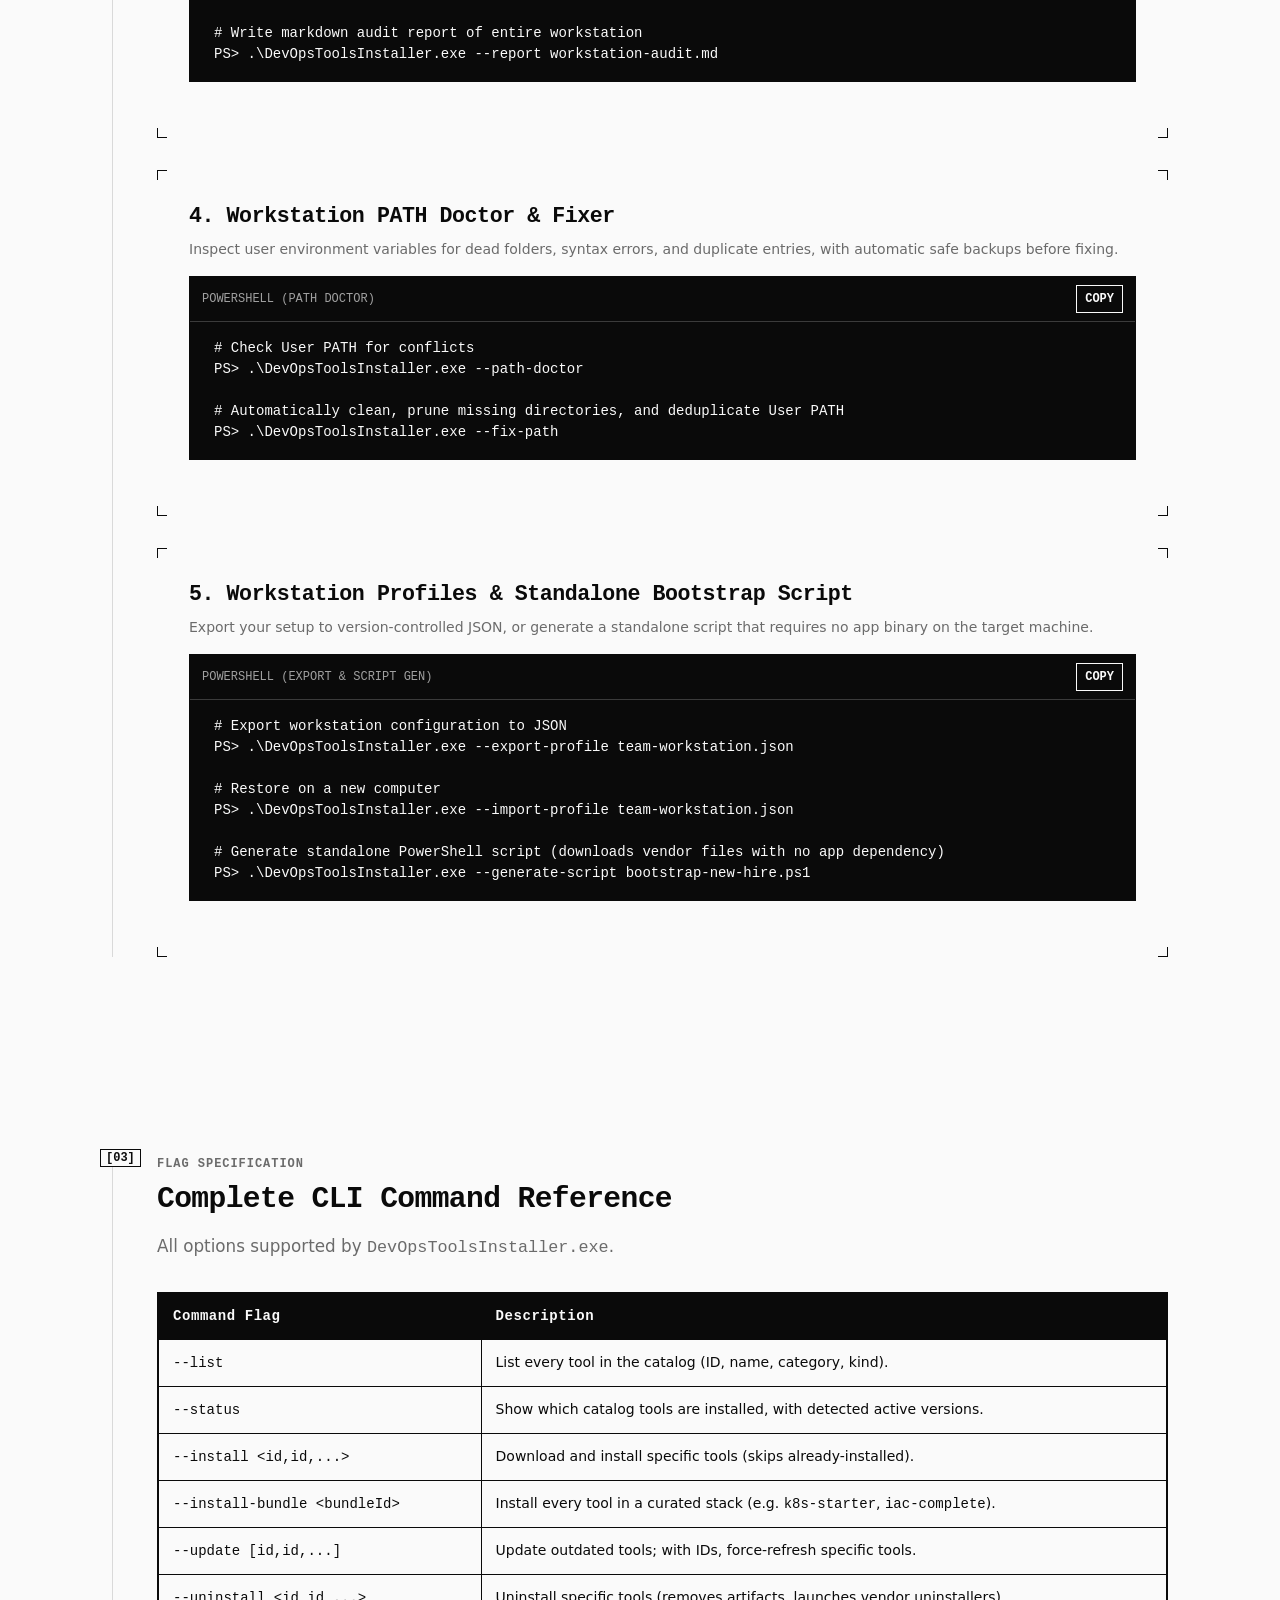
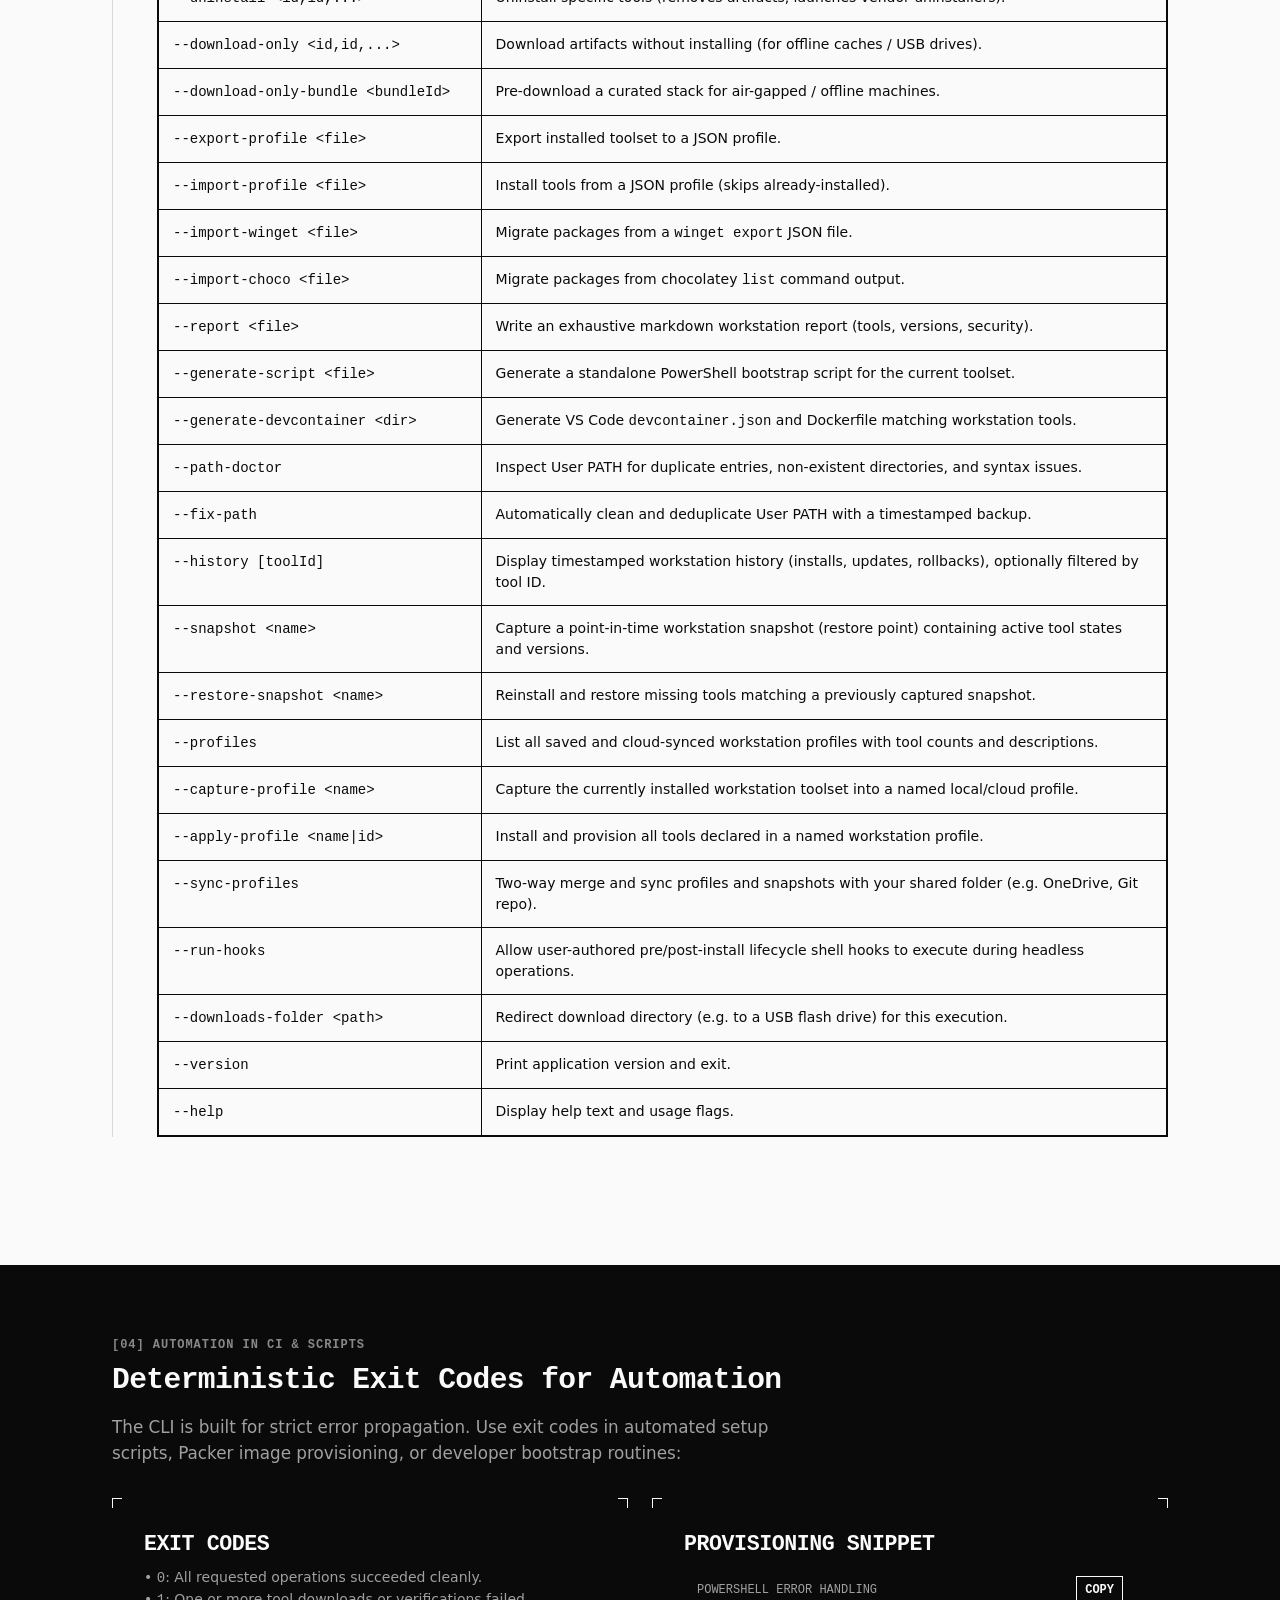
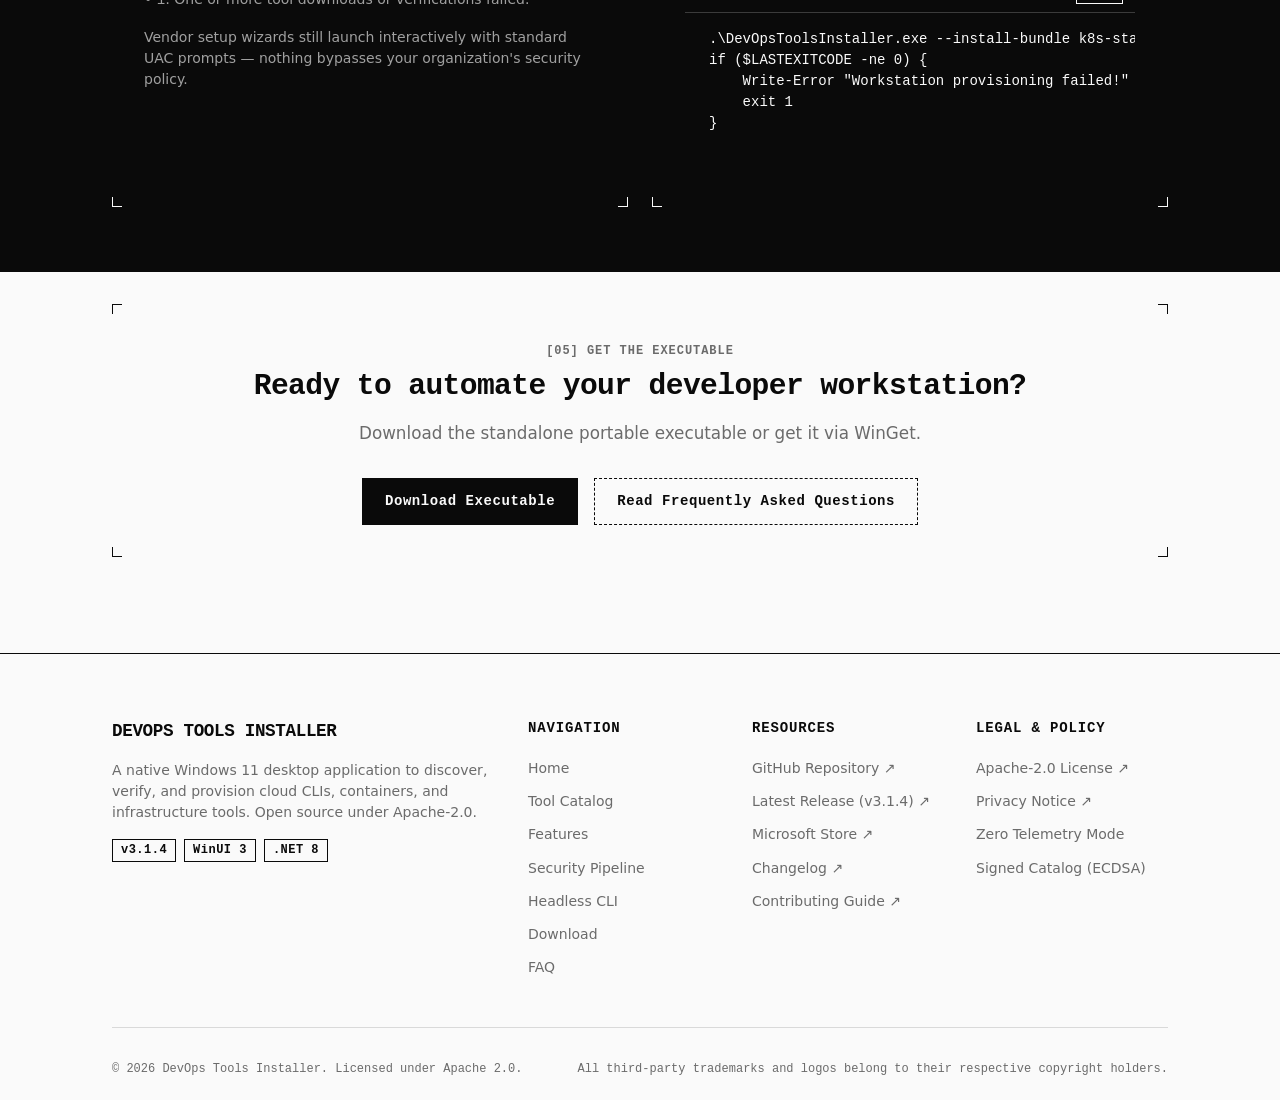
<file: web/cli.html>
<!DOCTYPE html>
<html lang="en">
<head>
  <meta charset="UTF-8">
  <meta name="viewport" content="width=device-width, initial-scale=1.0">
  <title>Headless CLI Automation — DevOps Tools Installer</title>
  <meta name="description" content="Automate workstation provisioning and CI runners with the DevOps Tools Installer headless CLI. Install tools, stacks, inspect PATH, and export profiles.">
  <link rel="canonical" href="https://notharshhaa.github.io/DevOpsToolsInstaller/cli.html">
  
  <!-- Open Graph -->
  <meta property="og:title" content="Headless CLI Automation — DevOps Tools Installer">
  <meta property="og:description" content="Script workstation provisioning with DevOpsToolsInstaller.exe: --install, --install-bundle, --status, and --path-doctor.">
  <meta property="og:type" content="website">
  <meta property="og:url" content="https://notharshhaa.github.io/DevOpsToolsInstaller/cli.html">
  <meta property="og:image" content="https://notharshhaa.github.io/DevOpsToolsInstaller/assets/banner.png">

  <!-- Favicon & Stylesheet -->
  <link rel="icon" type="image/svg+xml" href="favicon.svg">
  <link rel="stylesheet" href="assets/css/style.css">
</head>
<body>
  <a href="#main" class="skip-link">Skip to main content</a>

  <!-- Header -->
  <header class="site-header" role="banner">
    <div class="container">
      <a href="index.html" class="logo-link" aria-label="DevOps Tools Installer Home">
        <svg viewBox="0 0 260 36" width="220" height="30" fill="currentColor" aria-hidden="true">
          <g transform="translate(2, 2)">
            <rect x="0" y="0" width="32" height="32" fill="none" stroke="currentColor" stroke-width="1.5"/>
            <path d="M9 11 L15 16 L9 21" fill="none" stroke="currentColor" stroke-width="2"/>
            <line x1="17" y1="21" x2="23" y2="21" stroke="currentColor" stroke-width="2"/>
            <path d="M-2 4 V-2 H4 M28 -2 H34 V4 M34 28 V34 H28 M4 34 H-2 V28" fill="none" stroke="currentColor" stroke-width="1"/>
          </g>
          <text x="46" y="22" font-family="ui-monospace, monospace" font-size="15" font-weight="700" letter-spacing="-0.02em" fill="currentColor">DEVOPS TOOLS</text>
          <text x="180" y="22" font-family="ui-monospace, monospace" font-size="11" font-weight="400" letter-spacing="0.08em" fill="currentColor">INSTALLER</text>
          <line x1="46" y1="28" x2="252" y2="28" stroke="currentColor" stroke-width="0.75" stroke-dasharray="3 3"/>
        </svg>
      </a>

      <button id="nav-toggle" class="mobile-nav-toggle" aria-expanded="false" aria-controls="site-nav" aria-label="Toggle navigation">
        MENU
      </button>

      <nav id="site-nav" class="site-nav" role="navigation" aria-label="Main Navigation">
        <ul class="nav-list">
          <li><a href="index.html" class="nav-link">Home</a></li>
          <li><a href="catalog.html" class="nav-link">Catalog</a></li>
          <li><a href="features.html" class="nav-link">Features</a></li>
          <li><a href="security.html" class="nav-link">Security</a></li>
          <li><a href="cli.html" class="nav-link" aria-current="page">CLI</a></li>
          <li><a href="download.html" class="nav-link">Download</a></li>
          <li><a href="faq.html" class="nav-link">FAQ</a></li>
        </ul>
        <div class="header-actions">
          <button id="theme-toggle" class="theme-toggle-btn" aria-label="Toggle light/dark theme" title="Toggle theme">◐</button>
        </div>
      </nav>
    </div>
  </header>

  <!-- Main Content -->
  <main id="main">
    <div class="container breadcrumb-nav">
      <nav aria-label="Breadcrumb">
        <ol class="breadcrumb-list">
          <li class="breadcrumb-item"><a href="index.html" class="breadcrumb-link">Home</a></li>
          <li class="breadcrumb-item" aria-current="page">Headless CLI</li>
        </ol>
      </nav>
    </div>

    <!-- Page Header -->
    <section class="section-tight" aria-labelledby="page-title">
      <div class="container">
        <span class="micro-label">[01] TERMINAL AUTOMATION</span>
        <h1 id="page-title" class="mb-2">Headless CLI Commands &amp; Automation</h1>
        <p class="text-mute" style="max-width: 760px;">
          Everything the GUI performs is completely scriptable. The portable binary attaches directly to your terminal session, outputs streaming events, and exits with standard exit codes for unattended provisioning, CI runners, and enterprise scripts.
        </p>
      </div>
    </section>

    <div class="container">
      <hr class="double-rule" aria-hidden="true">
    </div>

    <!-- Quick Start Code Blocks -->
    <section class="section" aria-labelledby="cli-examples-title">
      <div class="container">
        <div class="index-rail">
          <span class="index-rail-marker">[02]</span>
          <span class="micro-label">INTERACTIVE EXAMPLES</span>
          <h2 id="cli-examples-title" class="mb-4">Common CLI Workflows</h2>

          <!-- Example 1: Install Tools -->
          <article class="corner-box mb-4">
            <h3 class="mb-1">1. Batch Tool Installation</h3>
            <p class="text-mute" style="font-size: var(--font-small);">
              Installs individual tools by id. Automatically skips tools already detected on your system.
            </p>
            <div class="code-block">
              <div class="code-header">
                <span>PowerShell (Install Tools)</span>
                <button class="copy-btn" aria-label="Copy tool installation command">COPY</button>
              </div>
              <div class="code-content">PS&gt; .\DevOpsToolsInstaller.exe --install kubectl,terraform,helm
[get ] kubectl (kubectl.exe)
       kubectl: 74%
[ok  ] kubectl: copied to Tools\bin. It's on your PATH and ready to use.
[get ] terraform (terraform_1.9.5_windows_amd64.zip)
       terraform: 100% (SHA-256 verified)
[ok  ] terraform: extracted to Tools\terraform and registered in Tools\bin.
Done. 2 installed, 1 already present, 0 failed.</div>
            </div>
          </article>

          <!-- Example 2: Install Curated Stack -->
          <article class="corner-box mb-4">
            <h3 class="mb-1">2. Provision Curated Stacks</h3>
            <p class="text-mute" style="font-size: var(--font-small);">
              Deploys an entire role-based toolchain with one command (e.g. <code>k8s-starter</code>, <code>devsecops</code>, <code>iac-complete</code>).
            </p>
            <div class="code-block">
              <div class="code-header">
                <span>PowerShell (Install Bundle)</span>
                <button class="copy-btn" aria-label="Copy stack installation command">COPY</button>
              </div>
              <div class="code-content">PS&gt; .\DevOpsToolsInstaller.exe --install-bundle k8s-starter
Done. 7 installed, 0 already present, 0 failed.</div>
            </div>
          </article>

          <!-- Example 3: Machine Status & Reporting -->
          <article class="corner-box mb-4">
            <h3 class="mb-1">3. Inventory Status &amp; Markdown Audit Report</h3>
            <p class="text-mute" style="font-size: var(--font-small);">
              Query installed tools and generate an exhaustive markdown diagnostic report for IT onboarding or GitHub issues.
            </p>
            <div class="code-block">
              <div class="code-header">
                <span>PowerShell (Status &amp; Report)</span>
                <button class="copy-btn" aria-label="Copy status and report command">COPY</button>
              </div>
              <div class="code-content"># Query local tool inventory
PS&gt; .\DevOpsToolsInstaller.exe --status

# Write markdown audit report of entire workstation
PS&gt; .\DevOpsToolsInstaller.exe --report workstation-audit.md</div>
            </div>
          </article>

          <!-- Example 4: Environment Path Doctor -->
          <article class="corner-box mb-4">
            <h3 class="mb-1">4. Workstation PATH Doctor &amp; Fixer</h3>
            <p class="text-mute" style="font-size: var(--font-small);">
              Inspect user environment variables for dead folders, syntax errors, and duplicate entries, with automatic safe backups before fixing.
            </p>
            <div class="code-block">
              <div class="code-header">
                <span>PowerShell (PATH Doctor)</span>
                <button class="copy-btn" aria-label="Copy path doctor command">COPY</button>
              </div>
              <div class="code-content"># Check User PATH for conflicts
PS&gt; .\DevOpsToolsInstaller.exe --path-doctor

# Automatically clean, prune missing directories, and deduplicate User PATH
PS&gt; .\DevOpsToolsInstaller.exe --fix-path</div>
            </div>
          </article>

          <!-- Example 5: Profile Export / Standalone Script -->
          <article class="corner-box mb-4">
            <h3 class="mb-1">5. Workstation Profiles &amp; Standalone Bootstrap Script</h3>
            <p class="text-mute" style="font-size: var(--font-small);">
              Export your setup to version-controlled JSON, or generate a standalone script that requires no app binary on the target machine.
            </p>
            <div class="code-block">
              <div class="code-header">
                <span>PowerShell (Export &amp; Script Gen)</span>
                <button class="copy-btn" aria-label="Copy export profile command">COPY</button>
              </div>
              <div class="code-content"># Export workstation configuration to JSON
PS&gt; .\DevOpsToolsInstaller.exe --export-profile team-workstation.json

# Restore on a new computer
PS&gt; .\DevOpsToolsInstaller.exe --import-profile team-workstation.json

# Generate standalone PowerShell script (downloads vendor files with no app dependency)
PS&gt; .\DevOpsToolsInstaller.exe --generate-script bootstrap-new-hire.ps1</div>
            </div>
          </article>

        </div>
      </div>
    </section>

    <!-- Complete Command Reference Table -->
    <section class="section" aria-labelledby="cli-reference-title">
      <div class="container">
        <div class="index-rail">
          <span class="index-rail-marker">[03]</span>
          <span class="micro-label">FLAG SPECIFICATION</span>
          <h2 id="cli-reference-title" class="mb-2">Complete CLI Command Reference</h2>
          <p class="text-mute mb-4">All options supported by <code>DevOpsToolsInstaller.exe</code>.</p>

          <div class="data-table-container">
            <table class="data-table">
              <thead>
                <tr>
                  <th scope="col" style="width: 32%;">Command Flag</th>
                  <th scope="col">Description</th>
                </tr>
              </thead>
              <tbody>
                <tr>
                  <td><code>--list</code></td>
                  <td>List every tool in the catalog (ID, name, category, kind).</td>
                </tr>
                <tr>
                  <td><code>--status</code></td>
                  <td>Show which catalog tools are installed, with detected active versions.</td>
                </tr>
                <tr>
                  <td><code>--install &lt;id,id,...&gt;</code></td>
                  <td>Download and install specific tools (skips already-installed).</td>
                </tr>
                <tr>
                  <td><code>--install-bundle &lt;bundleId&gt;</code></td>
                  <td>Install every tool in a curated stack (e.g. <code>k8s-starter</code>, <code>iac-complete</code>).</td>
                </tr>
                <tr>
                  <td><code>--update [id,id,...]</code></td>
                  <td>Update outdated tools; with IDs, force-refresh specific tools.</td>
                </tr>
                <tr>
                  <td><code>--uninstall &lt;id,id,...&gt;</code></td>
                  <td>Uninstall specific tools (removes artifacts, launches vendor uninstallers).</td>
                </tr>
                <tr>
                  <td><code>--download-only &lt;id,id,...&gt;</code></td>
                  <td>Download artifacts without installing (for offline caches / USB drives).</td>
                </tr>
                <tr>
                  <td><code>--download-only-bundle &lt;bundleId&gt;</code></td>
                  <td>Pre-download a curated stack for air-gapped / offline machines.</td>
                </tr>
                <tr>
                  <td><code>--export-profile &lt;file&gt;</code></td>
                  <td>Export installed toolset to a JSON profile.</td>
                </tr>
                <tr>
                  <td><code>--import-profile &lt;file&gt;</code></td>
                  <td>Install tools from a JSON profile (skips already-installed).</td>
                </tr>
                <tr>
                  <td><code>--import-winget &lt;file&gt;</code></td>
                  <td>Migrate packages from a <code>winget export</code> JSON file.</td>
                </tr>
                <tr>
                  <td><code>--import-choco &lt;file&gt;</code></td>
                  <td>Migrate packages from chocolatey <code>list</code> command output.</td>
                </tr>
                <tr>
                  <td><code>--report &lt;file&gt;</code></td>
                  <td>Write an exhaustive markdown workstation report (tools, versions, security).</td>
                </tr>
                <tr>
                  <td><code>--generate-script &lt;file&gt;</code></td>
                  <td>Generate a standalone PowerShell bootstrap script for the current toolset.</td>
                </tr>
                <tr>
                  <td><code>--generate-devcontainer &lt;dir&gt;</code></td>
                  <td>Generate VS Code <code>devcontainer.json</code> and Dockerfile matching workstation tools.</td>
                </tr>
                <tr>
                  <td><code>--path-doctor</code></td>
                  <td>Inspect User PATH for duplicate entries, non-existent directories, and syntax issues.</td>
                </tr>
                <tr>
                  <td><code>--fix-path</code></td>
                  <td>Automatically clean and deduplicate User PATH with a timestamped backup.</td>
                </tr>
                <tr>
                  <td><code>--history [toolId]</code></td>
                  <td>Display timestamped workstation history (installs, updates, rollbacks), optionally filtered by tool ID.</td>
                </tr>
                <tr>
                  <td><code>--snapshot &lt;name&gt;</code></td>
                  <td>Capture a point-in-time workstation snapshot (restore point) containing active tool states and versions.</td>
                </tr>
                <tr>
                  <td><code>--restore-snapshot &lt;name&gt;</code></td>
                  <td>Reinstall and restore missing tools matching a previously captured snapshot.</td>
                </tr>
                <tr>
                  <td><code>--profiles</code></td>
                  <td>List all saved and cloud-synced workstation profiles with tool counts and descriptions.</td>
                </tr>
                <tr>
                  <td><code>--capture-profile &lt;name&gt;</code></td>
                  <td>Capture the currently installed workstation toolset into a named local/cloud profile.</td>
                </tr>
                <tr>
                  <td><code>--apply-profile &lt;name|id&gt;</code></td>
                  <td>Install and provision all tools declared in a named workstation profile.</td>
                </tr>
                <tr>
                  <td><code>--sync-profiles</code></td>
                  <td>Two-way merge and sync profiles and snapshots with your shared folder (e.g. OneDrive, Git repo).</td>
                </tr>
                <tr>
                  <td><code>--run-hooks</code></td>
                  <td>Allow user-authored pre/post-install lifecycle shell hooks to execute during headless operations.</td>
                </tr>
                <tr>
                  <td><code>--downloads-folder &lt;path&gt;</code></td>
                  <td>Redirect download directory (e.g. to a USB flash drive) for this execution.</td>
                </tr>
                <tr>
                  <td><code>--version</code></td>
                  <td>Print application version and exit.</td>
                </tr>
                <tr>
                  <td><code>--help</code></td>
                  <td>Display help text and usage flags.</td>
                </tr>
              </tbody>
            </table>
          </div>
        </div>
      </div>
    </section>

    <!-- CI / Script Integration Section -->
    <section class="band-inverted" aria-labelledby="ci-title">
      <div class="container">
        <span class="micro-label">[04] AUTOMATION IN CI &amp; SCRIPTS</span>
        <h2 id="ci-title" class="mb-2">Deterministic Exit Codes for Automation</h2>
        <p class="text-mute mb-4" style="max-width: 720px;">
          The CLI is built for strict error propagation. Use exit codes in automated setup scripts, Packer image provisioning, or developer bootstrap routines:
        </p>

        <div class="grid-2">
          <div class="corner-box">
            <h3 class="mb-1 font-mono">EXIT CODES</h3>
            <p class="text-mute" style="font-size: var(--font-small); margin-bottom: var(--space-2);">
              • <code>0</code>: All requested operations succeeded cleanly.<br>
              • <code>1</code>: One or more tool downloads or verifications failed.
            </p>
            <p class="text-mute" style="font-size: var(--font-small);">
              Vendor setup wizards still launch interactively with standard UAC prompts — nothing bypasses your organization's security policy.
            </p>
          </div>

          <div class="corner-box">
            <h3 class="mb-1 font-mono">PROVISIONING SNIPPET</h3>
            <div class="code-block mt-0 mb-0">
              <div class="code-header">
                <span>PowerShell Error Handling</span>
                <button class="copy-btn" aria-label="Copy CI script snippet">COPY</button>
              </div>
              <div class="code-content">.\DevOpsToolsInstaller.exe --install-bundle k8s-starter
if ($LASTEXITCODE -ne 0) {
    Write-Error "Workstation provisioning failed!"
    exit 1
}</div>
            </div>
          </div>
        </div>
      </div>
    </section>

    <!-- Bottom CTA -->
    <section class="section section-tight" aria-labelledby="cli-cta-title">
      <div class="container">
        <div class="corner-box text-center">
          <span class="micro-label">[05] GET THE EXECUTABLE</span>
          <h2 id="cli-cta-title" class="mb-2">Ready to automate your developer workstation?</h2>
          <p class="text-mute mb-4">Download the standalone portable executable or get it via WinGet.</p>
          <div class="flex justify-between items-center flex-wrap gap-2" style="justify-content: center;">
            <a href="download.html" class="btn-primary">Download Executable</a>
            <a href="faq.html" class="btn-secondary">Read Frequently Asked Questions</a>
          </div>
        </div>
      </div>
    </section>
  </main>

  <!-- Footer -->
  <footer class="site-footer" role="contentinfo">
    <div class="container">
      <div class="footer-grid">
        <div>
          <div class="logo-link mb-2">
            <span class="font-mono" style="font-size: 1.1rem; font-weight: 700;">DEVOPS TOOLS INSTALLER</span>
          </div>
          <p class="text-mute" style="font-size: var(--font-small); max-width: 380px;">
            A native Windows 11 desktop application to discover, verify, and provision cloud CLIs, containers, and infrastructure tools. Open source under Apache-2.0.
          </p>
          <div class="badge-row mt-2">
            <span class="badge-chip">v3.1.4</span>
            <span class="badge-chip">WinUI 3</span>
            <span class="badge-chip">.NET 8</span>
          </div>
        </div>

        <div>
          <h4 class="footer-col-title">Navigation</h4>
          <ul class="footer-links">
            <li><a href="index.html" class="footer-link">Home</a></li>
            <li><a href="catalog.html" class="footer-link">Tool Catalog</a></li>
            <li><a href="features.html" class="footer-link">Features</a></li>
            <li><a href="security.html" class="footer-link">Security Pipeline</a></li>
            <li><a href="cli.html" class="footer-link">Headless CLI</a></li>
            <li><a href="download.html" class="footer-link">Download</a></li>
            <li><a href="faq.html" class="footer-link">FAQ</a></li>
          </ul>
        </div>

        <div>
          <h4 class="footer-col-title">Resources</h4>
          <ul class="footer-links">
            <li><a href="https://github.com/NotHarshhaa/DevOpsToolsInstaller" class="footer-link" target="_blank" rel="noopener noreferrer">GitHub Repository ↗</a></li>
            <li><a href="https://github.com/NotHarshhaa/DevOpsToolsInstaller/releases/latest" class="footer-link" target="_blank" rel="noopener noreferrer">Latest Release (v3.1.4) ↗</a></li>
            <li><a href="https://apps.microsoft.com/detail/9PJL0VR3H7VG" class="footer-link" target="_blank" rel="noopener noreferrer">Microsoft Store ↗</a></li>
            <li><a href="https://github.com/NotHarshhaa/DevOpsToolsInstaller/blob/master/CHANGELOG.md" class="footer-link" target="_blank" rel="noopener noreferrer">Changelog ↗</a></li>
            <li><a href="https://github.com/NotHarshhaa/DevOpsToolsInstaller/blob/master/CONTRIBUTING.md" class="footer-link" target="_blank" rel="noopener noreferrer">Contributing Guide ↗</a></li>
          </ul>
        </div>

        <div>
          <h4 class="footer-col-title">Legal &amp; Policy</h4>
          <ul class="footer-links">
            <li><a href="https://github.com/NotHarshhaa/DevOpsToolsInstaller/blob/master/LICENSE" class="footer-link" target="_blank" rel="noopener noreferrer">Apache-2.0 License ↗</a></li>
            <li><a href="https://github.com/NotHarshhaa/DevOpsToolsInstaller/blob/master/PRIVACY.md" class="footer-link" target="_blank" rel="noopener noreferrer">Privacy Notice ↗</a></li>
            <li><span class="text-mute" style="font-size: var(--font-small);">Zero Telemetry Mode</span></li>
            <li><span class="text-mute" style="font-size: var(--font-small);">Signed Catalog (ECDSA)</span></li>
          </ul>
        </div>
      </div>

      <div class="footer-bottom">
        <div>&copy; 2026 DevOps Tools Installer. Licensed under Apache 2.0.</div>
        <div>All third-party trademarks and logos belong to their respective copyright holders.</div>
      </div>
    </div>
  </footer>

  <!-- Essential Minimal JavaScript (<60 lines total) -->
  <script>
    const rootEl = document.documentElement;
    const themeBtn = document.getElementById('theme-toggle');
    if (themeBtn) {
      themeBtn.addEventListener('click', () => {
        const isDark = rootEl.getAttribute('data-theme') === 'dark' ||
          (!rootEl.getAttribute('data-theme') && window.matchMedia('(prefers-color-scheme: dark)').matches);
        const next = isDark ? 'light' : 'dark';
        rootEl.setAttribute('data-theme', next);
        localStorage.setItem('theme', next);
      });
    }

    const navBtn = document.getElementById('nav-toggle');
    const navMenu = document.getElementById('site-nav');
    if (navBtn && navMenu) {
      navBtn.addEventListener('click', () => {
        const isOpen = navMenu.classList.toggle('is-open');
        navBtn.setAttribute('aria-expanded', String(isOpen));
      });
    }

    document.querySelectorAll('.copy-btn').forEach(btn => {
      btn.addEventListener('click', () => {
        const codeEl = btn.closest('.code-block').querySelector('.code-content');
        if (codeEl) {
          navigator.clipboard.writeText(codeEl.textContent.trim()).then(() => {
            const old = btn.textContent;
            btn.textContent = 'COPIED';
            setTimeout(() => { btn.textContent = old; }, 1800);
          });
        }
      });
    });
  </script>
</body>
</html>
</file>
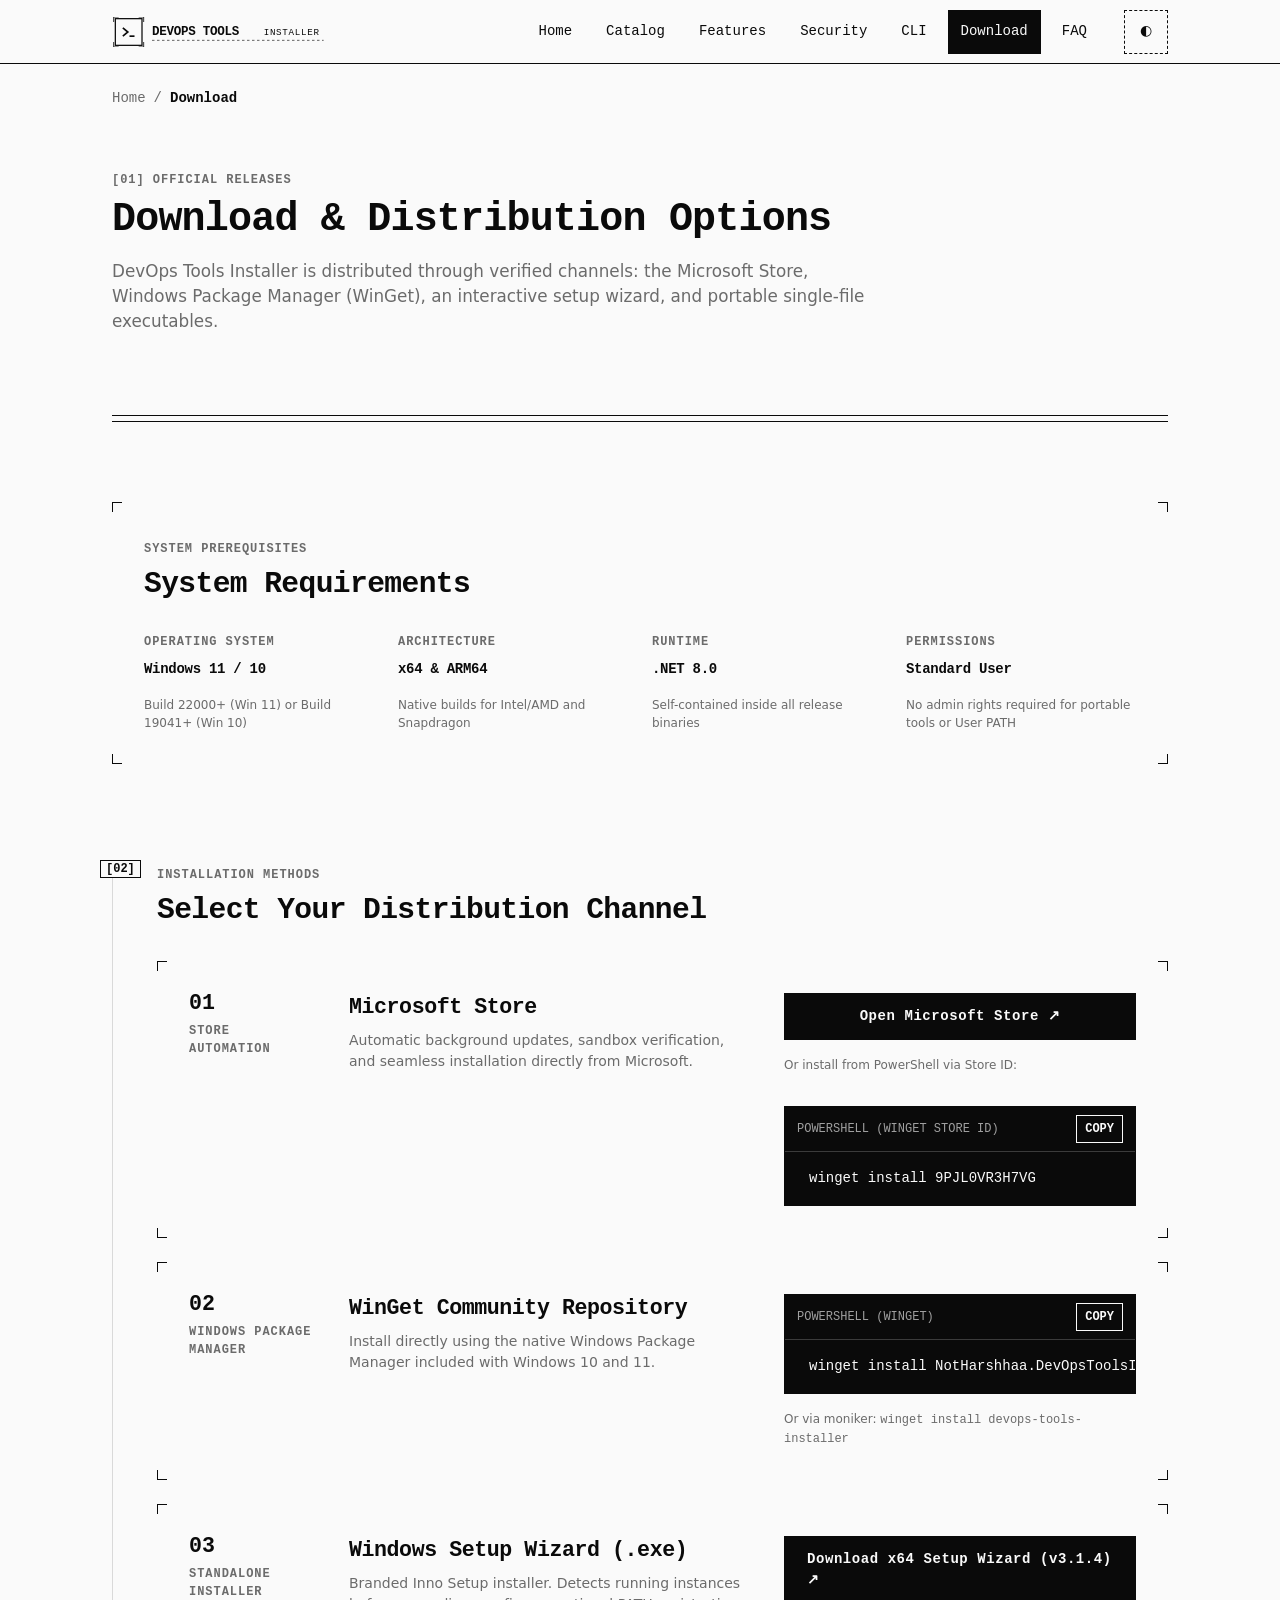
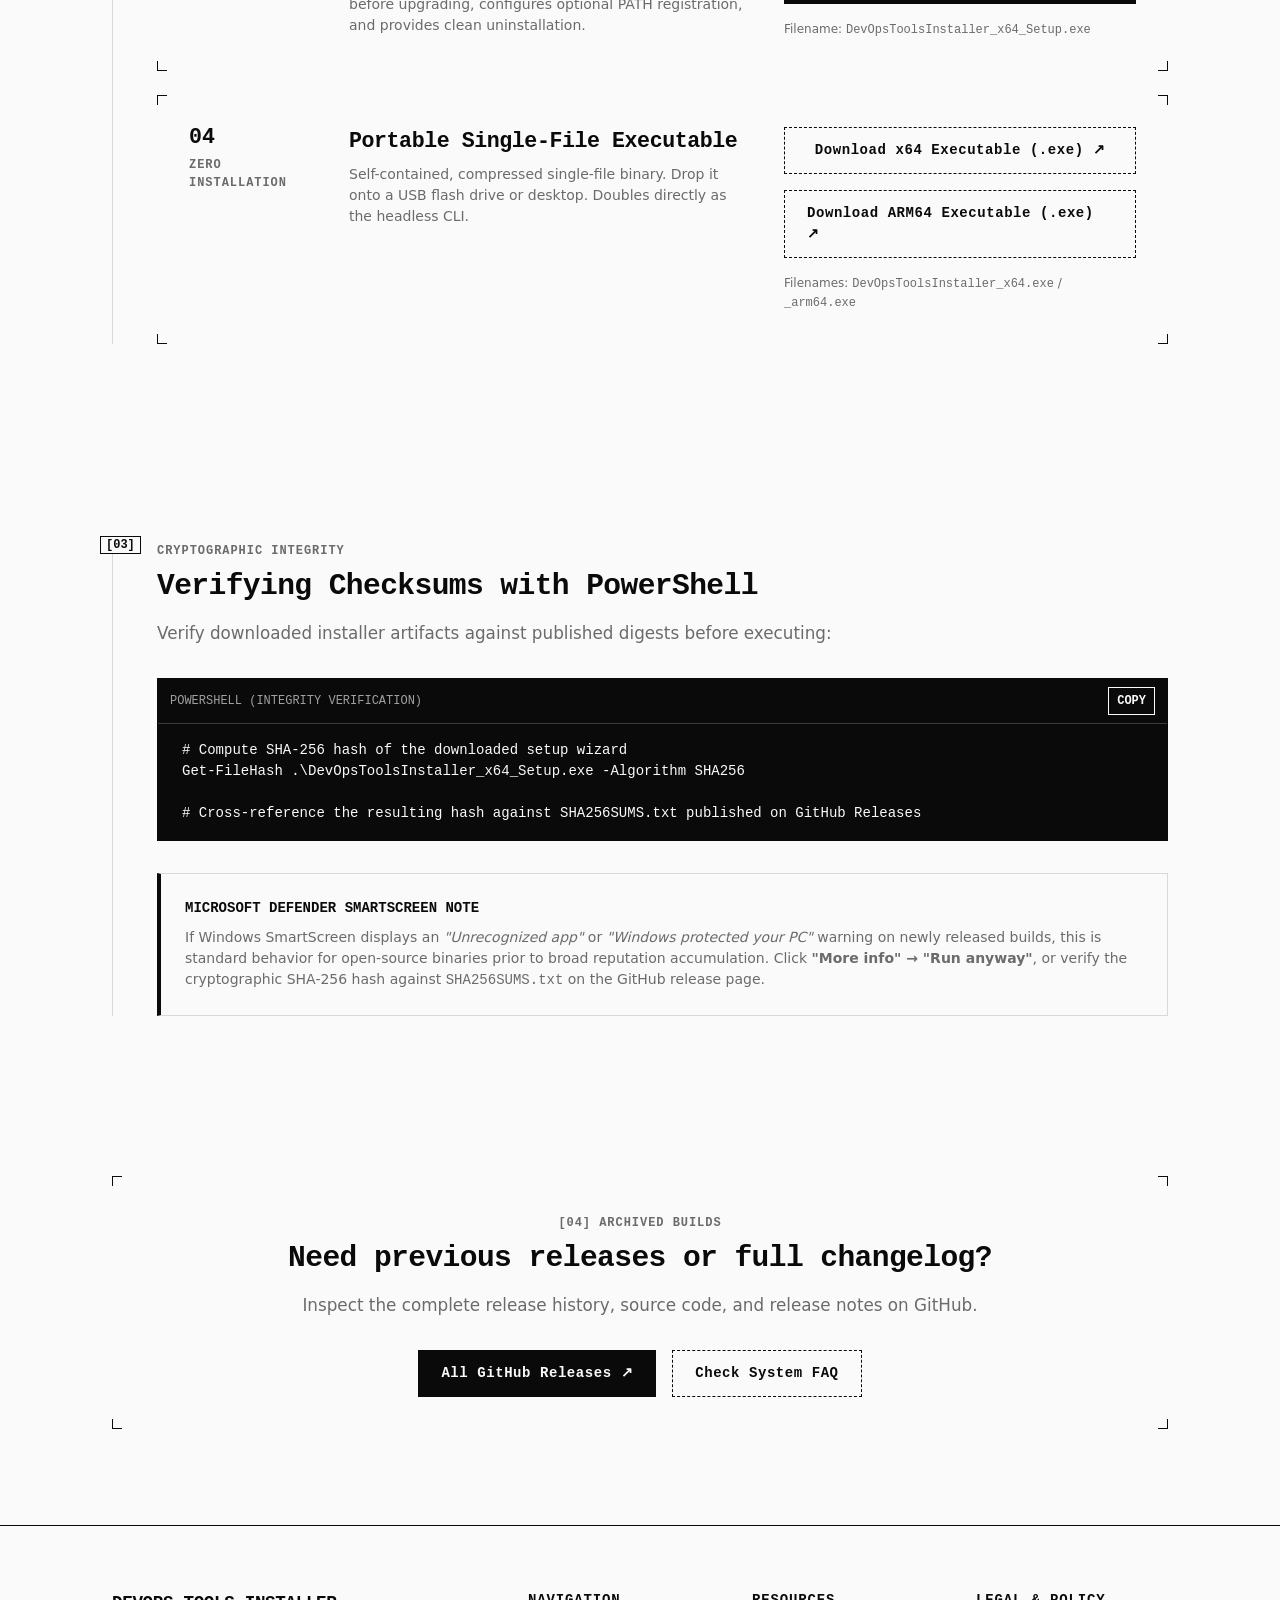
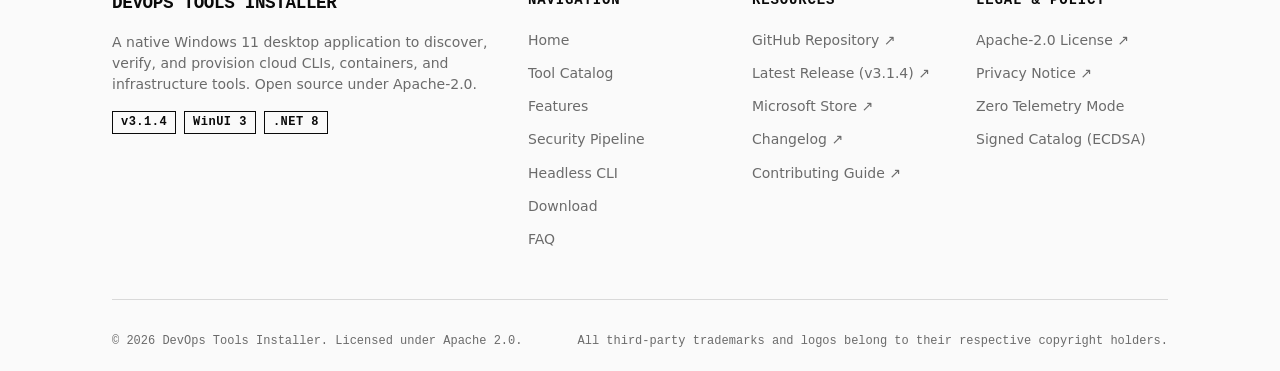
<file: web/download.html>
<!DOCTYPE html>
<html lang="en">
<head>
  <meta charset="UTF-8">
  <meta name="viewport" content="width=device-width, initial-scale=1.0">
  <title>Download &amp; Installation — DevOps Tools Installer</title>
  <meta name="description" content="Download DevOps Tools Installer for Windows 11/10. Available on Microsoft Store, WinGet, Windows Setup Wizard, and portable single-file executable.">
  <link rel="canonical" href="https://notharshhaa.github.io/DevOpsToolsInstaller/download.html">
  
  <!-- Open Graph -->
  <meta property="og:title" content="Download &amp; Installation — DevOps Tools Installer">
  <meta property="og:description" content="Install options: Microsoft Store, WinGet, branded setup wizard, or portable single-file executable for x64 and ARM64.">
  <meta property="og:type" content="website">
  <meta property="og:url" content="https://notharshhaa.github.io/DevOpsToolsInstaller/download.html">
  <meta property="og:image" content="https://notharshhaa.github.io/DevOpsToolsInstaller/assets/banner.png">

  <!-- Favicon & Stylesheet -->
  <link rel="icon" type="image/svg+xml" href="favicon.svg">
  <link rel="stylesheet" href="assets/css/style.css">
</head>
<body>
  <a href="#main" class="skip-link">Skip to main content</a>

  <!-- Header -->
  <header class="site-header" role="banner">
    <div class="container">
      <a href="index.html" class="logo-link" aria-label="DevOps Tools Installer Home">
        <svg viewBox="0 0 260 36" width="220" height="30" fill="currentColor" aria-hidden="true">
          <g transform="translate(2, 2)">
            <rect x="0" y="0" width="32" height="32" fill="none" stroke="currentColor" stroke-width="1.5"/>
            <path d="M9 11 L15 16 L9 21" fill="none" stroke="currentColor" stroke-width="2"/>
            <line x1="17" y1="21" x2="23" y2="21" stroke="currentColor" stroke-width="2"/>
            <path d="M-2 4 V-2 H4 M28 -2 H34 V4 M34 28 V34 H28 M4 34 H-2 V28" fill="none" stroke="currentColor" stroke-width="1"/>
          </g>
          <text x="46" y="22" font-family="ui-monospace, monospace" font-size="15" font-weight="700" letter-spacing="-0.02em" fill="currentColor">DEVOPS TOOLS</text>
          <text x="180" y="22" font-family="ui-monospace, monospace" font-size="11" font-weight="400" letter-spacing="0.08em" fill="currentColor">INSTALLER</text>
          <line x1="46" y1="28" x2="252" y2="28" stroke="currentColor" stroke-width="0.75" stroke-dasharray="3 3"/>
        </svg>
      </a>

      <button id="nav-toggle" class="mobile-nav-toggle" aria-expanded="false" aria-controls="site-nav" aria-label="Toggle navigation">
        MENU
      </button>

      <nav id="site-nav" class="site-nav" role="navigation" aria-label="Main Navigation">
        <ul class="nav-list">
          <li><a href="index.html" class="nav-link">Home</a></li>
          <li><a href="catalog.html" class="nav-link">Catalog</a></li>
          <li><a href="features.html" class="nav-link">Features</a></li>
          <li><a href="security.html" class="nav-link">Security</a></li>
          <li><a href="cli.html" class="nav-link">CLI</a></li>
          <li><a href="download.html" class="nav-link" aria-current="page">Download</a></li>
          <li><a href="faq.html" class="nav-link">FAQ</a></li>
        </ul>
        <div class="header-actions">
          <button id="theme-toggle" class="theme-toggle-btn" aria-label="Toggle light/dark theme" title="Toggle theme">◐</button>
        </div>
      </nav>
    </div>
  </header>

  <!-- Main Content -->
  <main id="main">
    <div class="container breadcrumb-nav">
      <nav aria-label="Breadcrumb">
        <ol class="breadcrumb-list">
          <li class="breadcrumb-item"><a href="index.html" class="breadcrumb-link">Home</a></li>
          <li class="breadcrumb-item" aria-current="page">Download</li>
        </ol>
      </nav>
    </div>

    <!-- Page Header -->
    <section class="section-tight" aria-labelledby="page-title">
      <div class="container">
        <span class="micro-label">[01] OFFICIAL RELEASES</span>
        <h1 id="page-title" class="mb-2">Download &amp; Distribution Options</h1>
        <p class="text-mute" style="max-width: 760px;">
          DevOps Tools Installer is distributed through verified channels: the Microsoft Store, Windows Package Manager (WinGet), an interactive setup wizard, and portable single-file executables.
        </p>
      </div>
    </section>

    <div class="container">
      <hr class="double-rule" aria-hidden="true">
    </div>

    <!-- System Requirements Box -->
    <section class="section-tight" aria-labelledby="requirements-title">
      <div class="container">
        <div class="corner-box">
          <span class="micro-label">SYSTEM PREREQUISITES</span>
          <h2 id="requirements-title" class="mb-2">System Requirements</h2>
          
          <div class="grid-4 mt-3">
            <div>
              <span class="micro-label">OPERATING SYSTEM</span>
              <p class="font-mono" style="font-weight: 700; font-size: var(--font-small);">Windows 11 / 10</p>
              <p class="text-mute" style="font-size: var(--font-micro);">Build 22000+ (Win 11) or Build 19041+ (Win 10)</p>
            </div>
            <div>
              <span class="micro-label">ARCHITECTURE</span>
              <p class="font-mono" style="font-weight: 700; font-size: var(--font-small);">x64 &amp; ARM64</p>
              <p class="text-mute" style="font-size: var(--font-micro);">Native builds for Intel/AMD and Snapdragon</p>
            </div>
            <div>
              <span class="micro-label">RUNTIME</span>
              <p class="font-mono" style="font-weight: 700; font-size: var(--font-small);">.NET 8.0</p>
              <p class="text-mute" style="font-size: var(--font-micro);">Self-contained inside all release binaries</p>
            </div>
            <div>
              <span class="micro-label">PERMISSIONS</span>
              <p class="font-mono" style="font-weight: 700; font-size: var(--font-small);">Standard User</p>
              <p class="text-mute" style="font-size: var(--font-micro);">No admin rights required for portable tools or User PATH</p>
            </div>
          </div>
        </div>
      </div>
    </section>

    <!-- Installation Channels Grid -->
    <section class="section" aria-labelledby="channels-title">
      <div class="container">
        <div class="index-rail">
          <span class="index-rail-marker">[02]</span>
          <span class="micro-label">INSTALLATION METHODS</span>
          <h2 id="channels-title" class="mb-4">Select Your Distribution Channel</h2>

          <div class="channel-list">
            <!-- Option 1: Microsoft Store -->
            <article class="corner-box channel-row">
              <div class="channel-row__index">
                <span class="channel-row__num">01</span>
                <span class="micro-label">STORE AUTOMATION</span>
              </div>
              <div class="channel-row__body">
                <h3 class="mb-1">Microsoft Store</h3>
                <p class="text-mute mb-0" style="font-size: var(--font-small);">
                  Automatic background updates, sandbox verification, and seamless installation directly from Microsoft.
                </p>
              </div>
              <div class="channel-row__action">
                <a href="https://apps.microsoft.com/detail/9PJL0VR3H7VG" class="btn-primary" target="_blank" rel="noopener noreferrer">Open Microsoft Store ↗</a>
                <p class="text-mute" style="font-size: var(--font-micro);">Or install from PowerShell via Store ID:</p>
                <div class="code-block">
                  <div class="code-header">
                    <span>PowerShell (WinGet Store ID)</span>
                    <button class="copy-btn" aria-label="Copy store winget command">COPY</button>
                  </div>
                  <div class="code-content">winget install 9PJL0VR3H7VG</div>
                </div>
              </div>
            </article>

            <!-- Option 2: WinGet Community -->
            <article class="corner-box channel-row">
              <div class="channel-row__index">
                <span class="channel-row__num">02</span>
                <span class="micro-label">WINDOWS PACKAGE MANAGER</span>
              </div>
              <div class="channel-row__body">
                <h3 class="mb-1">WinGet Community Repository</h3>
                <p class="text-mute mb-0" style="font-size: var(--font-small);">
                  Install directly using the native Windows Package Manager included with Windows 10 and 11.
                </p>
              </div>
              <div class="channel-row__action">
                <div class="code-block">
                  <div class="code-header">
                    <span>PowerShell (WinGet)</span>
                    <button class="copy-btn" aria-label="Copy winget command">COPY</button>
                  </div>
                  <div class="code-content">winget install NotHarshhaa.DevOpsToolsInstaller</div>
                </div>
                <p class="text-mute" style="font-size: var(--font-micro);">
                  Or via moniker: <code>winget install devops-tools-installer</code>
                </p>
              </div>
            </article>

            <!-- Option 3: Setup Wizard -->
            <article class="corner-box channel-row">
              <div class="channel-row__index">
                <span class="channel-row__num">03</span>
                <span class="micro-label">STANDALONE INSTALLER</span>
              </div>
              <div class="channel-row__body">
                <h3 class="mb-1">Windows Setup Wizard (.exe)</h3>
                <p class="text-mute mb-0" style="font-size: var(--font-small);">
                  Branded Inno Setup installer. Detects running instances before upgrading, configures optional PATH registration, and provides clean uninstallation.
                </p>
              </div>
              <div class="channel-row__action">
                <a href="https://github.com/NotHarshhaa/DevOpsToolsInstaller/releases/latest" class="btn-primary" target="_blank" rel="noopener noreferrer">Download x64 Setup Wizard (v3.1.4) ↗</a>
                <p class="text-mute" style="font-size: var(--font-micro);">
                  Filename: <code>DevOpsToolsInstaller_x64_Setup.exe</code>
                </p>
              </div>
            </article>

            <!-- Option 4: Portable Single-File -->
            <article class="corner-box channel-row">
              <div class="channel-row__index">
                <span class="channel-row__num">04</span>
                <span class="micro-label">ZERO INSTALLATION</span>
              </div>
              <div class="channel-row__body">
                <h3 class="mb-1">Portable Single-File Executable</h3>
                <p class="text-mute mb-0" style="font-size: var(--font-small);">
                  Self-contained, compressed single-file binary. Drop it onto a USB flash drive or desktop. Doubles directly as the headless CLI.
                </p>
              </div>
              <div class="channel-row__action">
                <a href="https://github.com/NotHarshhaa/DevOpsToolsInstaller/releases/latest" class="btn-secondary" target="_blank" rel="noopener noreferrer">Download x64 Executable (.exe) ↗</a>
                <a href="https://github.com/NotHarshhaa/DevOpsToolsInstaller/releases/latest" class="btn-secondary" target="_blank" rel="noopener noreferrer">Download ARM64 Executable (.exe) ↗</a>
                <p class="text-mute" style="font-size: var(--font-micro);">
                  Filenames: <code>DevOpsToolsInstaller_x64.exe</code> / <code>_arm64.exe</code>
                </p>
              </div>
            </article>
          </div>
        </div>
      </div>
    </section>

    <!-- Integrity & Checksum Verification Section -->
    <section class="section" aria-labelledby="checksum-title">
      <div class="container">
        <div class="index-rail">
          <span class="index-rail-marker">[03]</span>
          <span class="micro-label">CRYPTOGRAPHIC INTEGRITY</span>
          <h2 id="checksum-title" class="mb-2">Verifying Checksums with PowerShell</h2>
          <p class="text-mute mb-4">
            Verify downloaded installer artifacts against published digests before executing:
          </p>

          <div class="code-block">
            <div class="code-header">
              <span>PowerShell (Integrity Verification)</span>
              <button class="copy-btn" aria-label="Copy checksum verification command">COPY</button>
            </div>
            <div class="code-content"># Compute SHA-256 hash of the downloaded setup wizard
Get-FileHash .\DevOpsToolsInstaller_x64_Setup.exe -Algorithm SHA256

# Cross-reference the resulting hash against SHA256SUMS.txt published on GitHub Releases</div>
          </div>

          <div class="callout-box mt-4">
            <div class="callout-title">MICROSOFT DEFENDER SMARTSCREEN NOTE</div>
            <p class="text-mute" style="font-size: var(--font-small);">
              If Windows SmartScreen displays an <em>"Unrecognized app"</em> or <em>"Windows protected your PC"</em> warning on newly released builds, this is standard behavior for open-source binaries prior to broad reputation accumulation. Click <strong>"More info" &rarr; "Run anyway"</strong>, or verify the cryptographic SHA-256 hash against <code>SHA256SUMS.txt</code> on the GitHub release page.
            </p>
          </div>
        </div>
      </div>
    </section>

    <!-- Bottom Releases Link -->
    <section class="section section-tight" aria-labelledby="releases-cta-title">
      <div class="container">
        <div class="corner-box text-center">
          <span class="micro-label">[04] ARCHIVED BUILDS</span>
          <h2 id="releases-cta-title" class="mb-2">Need previous releases or full changelog?</h2>
          <p class="text-mute mb-4">Inspect the complete release history, source code, and release notes on GitHub.</p>
          <div class="flex justify-between items-center flex-wrap gap-2" style="justify-content: center;">
            <a href="https://github.com/NotHarshhaa/DevOpsToolsInstaller/releases" class="btn-primary" target="_blank" rel="noopener noreferrer">All GitHub Releases ↗</a>
            <a href="faq.html" class="btn-secondary">Check System FAQ</a>
          </div>
        </div>
      </div>
    </section>
  </main>

  <!-- Footer -->
  <footer class="site-footer" role="contentinfo">
    <div class="container">
      <div class="footer-grid">
        <div>
          <div class="logo-link mb-2">
            <span class="font-mono" style="font-size: 1.1rem; font-weight: 700;">DEVOPS TOOLS INSTALLER</span>
          </div>
          <p class="text-mute" style="font-size: var(--font-small); max-width: 380px;">
            A native Windows 11 desktop application to discover, verify, and provision cloud CLIs, containers, and infrastructure tools. Open source under Apache-2.0.
          </p>
          <div class="badge-row mt-2">
            <span class="badge-chip">v3.1.4</span>
            <span class="badge-chip">WinUI 3</span>
            <span class="badge-chip">.NET 8</span>
          </div>
        </div>

        <div>
          <h4 class="footer-col-title">Navigation</h4>
          <ul class="footer-links">
            <li><a href="index.html" class="footer-link">Home</a></li>
            <li><a href="catalog.html" class="footer-link">Tool Catalog</a></li>
            <li><a href="features.html" class="footer-link">Features</a></li>
            <li><a href="security.html" class="footer-link">Security Pipeline</a></li>
            <li><a href="cli.html" class="footer-link">Headless CLI</a></li>
            <li><a href="download.html" class="footer-link">Download</a></li>
            <li><a href="faq.html" class="footer-link">FAQ</a></li>
          </ul>
        </div>

        <div>
          <h4 class="footer-col-title">Resources</h4>
          <ul class="footer-links">
            <li><a href="https://github.com/NotHarshhaa/DevOpsToolsInstaller" class="footer-link" target="_blank" rel="noopener noreferrer">GitHub Repository ↗</a></li>
            <li><a href="https://github.com/NotHarshhaa/DevOpsToolsInstaller/releases/latest" class="footer-link" target="_blank" rel="noopener noreferrer">Latest Release (v3.1.4) ↗</a></li>
            <li><a href="https://apps.microsoft.com/detail/9PJL0VR3H7VG" class="footer-link" target="_blank" rel="noopener noreferrer">Microsoft Store ↗</a></li>
            <li><a href="https://github.com/NotHarshhaa/DevOpsToolsInstaller/blob/master/CHANGELOG.md" class="footer-link" target="_blank" rel="noopener noreferrer">Changelog ↗</a></li>
            <li><a href="https://github.com/NotHarshhaa/DevOpsToolsInstaller/blob/master/CONTRIBUTING.md" class="footer-link" target="_blank" rel="noopener noreferrer">Contributing Guide ↗</a></li>
          </ul>
        </div>

        <div>
          <h4 class="footer-col-title">Legal &amp; Policy</h4>
          <ul class="footer-links">
            <li><a href="https://github.com/NotHarshhaa/DevOpsToolsInstaller/blob/master/LICENSE" class="footer-link" target="_blank" rel="noopener noreferrer">Apache-2.0 License ↗</a></li>
            <li><a href="https://github.com/NotHarshhaa/DevOpsToolsInstaller/blob/master/PRIVACY.md" class="footer-link" target="_blank" rel="noopener noreferrer">Privacy Notice ↗</a></li>
            <li><span class="text-mute" style="font-size: var(--font-small);">Zero Telemetry Mode</span></li>
            <li><span class="text-mute" style="font-size: var(--font-small);">Signed Catalog (ECDSA)</span></li>
          </ul>
        </div>
      </div>

      <div class="footer-bottom">
        <div>&copy; 2026 DevOps Tools Installer. Licensed under Apache 2.0.</div>
        <div>All third-party trademarks and logos belong to their respective copyright holders.</div>
      </div>
    </div>
  </footer>

  <!-- Essential Minimal JavaScript (<60 lines total) -->
  <script>
    const rootEl = document.documentElement;
    const themeBtn = document.getElementById('theme-toggle');
    if (themeBtn) {
      themeBtn.addEventListener('click', () => {
        const isDark = rootEl.getAttribute('data-theme') === 'dark' ||
          (!rootEl.getAttribute('data-theme') && window.matchMedia('(prefers-color-scheme: dark)').matches);
        const next = isDark ? 'light' : 'dark';
        rootEl.setAttribute('data-theme', next);
        localStorage.setItem('theme', next);
      });
    }

    const navBtn = document.getElementById('nav-toggle');
    const navMenu = document.getElementById('site-nav');
    if (navBtn && navMenu) {
      navBtn.addEventListener('click', () => {
        const isOpen = navMenu.classList.toggle('is-open');
        navBtn.setAttribute('aria-expanded', String(isOpen));
      });
    }

    document.querySelectorAll('.copy-btn').forEach(btn => {
      btn.addEventListener('click', () => {
        const codeEl = btn.closest('.code-block').querySelector('.code-content');
        if (codeEl) {
          navigator.clipboard.writeText(codeEl.textContent.trim()).then(() => {
            const old = btn.textContent;
            btn.textContent = 'COPIED';
            setTimeout(() => { btn.textContent = old; }, 1800);
          });
        }
      });
    });
  </script>
</body>
</html>
</file>
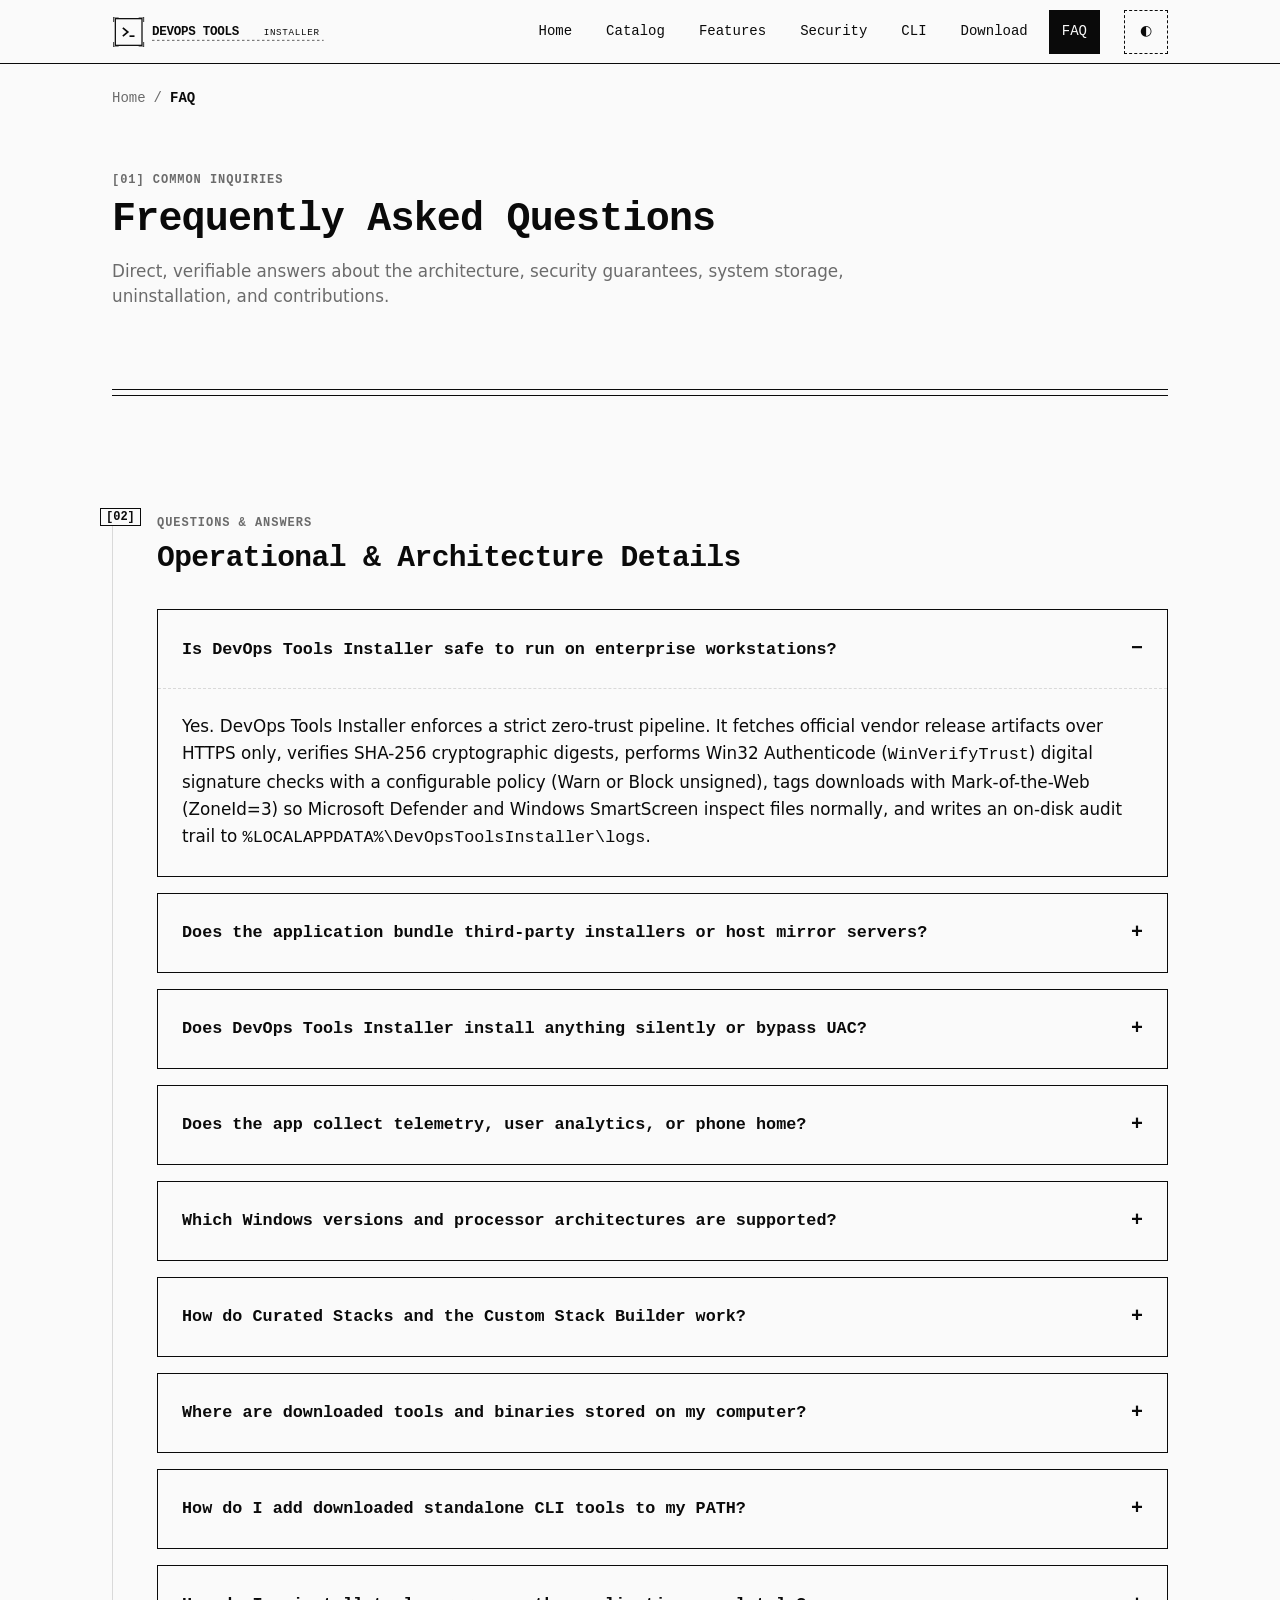
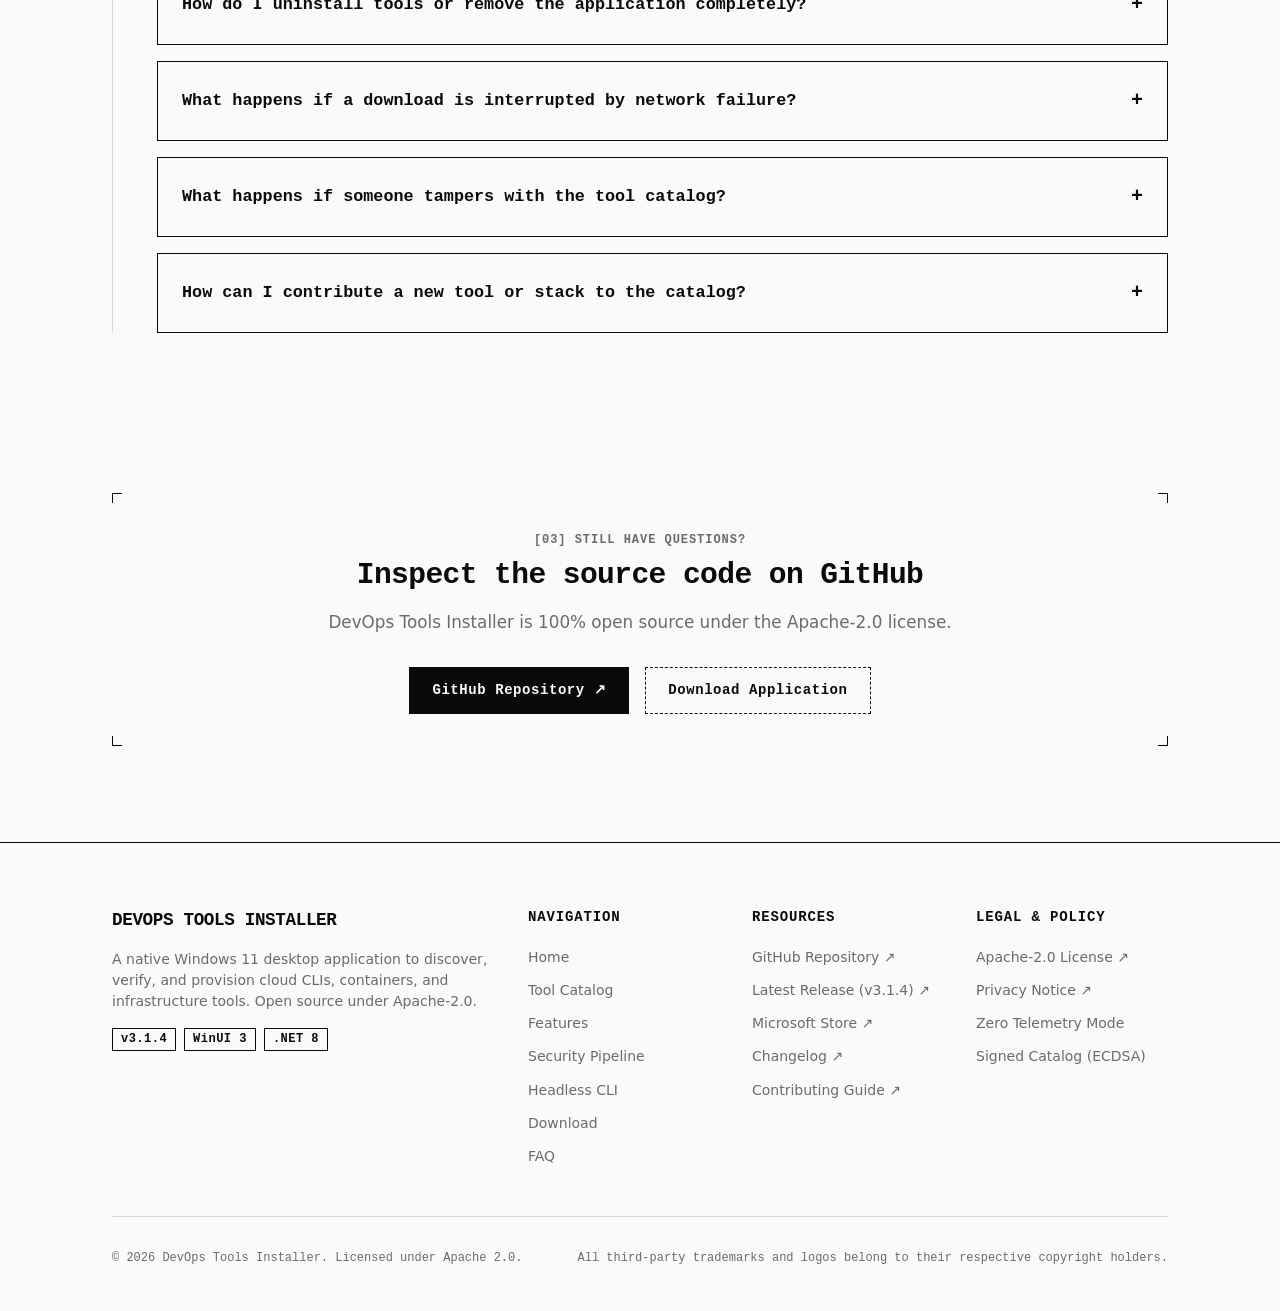
<file: web/faq.html>
<!DOCTYPE html>
<html lang="en">
<head>
  <meta charset="UTF-8">
  <meta name="viewport" content="width=device-width, initial-scale=1.0">
  <title>Frequently Asked Questions — DevOps Tools Installer</title>
  <meta name="description" content="Answers to common questions about DevOps Tools Installer safety, zero silent installs, zero telemetry, supported Windows versions, stacks, and uninstallation.">
  <link rel="canonical" href="https://notharshhaa.github.io/DevOpsToolsInstaller/faq.html">
  
  <!-- Open Graph -->
  <meta property="og:title" content="FAQ — DevOps Tools Installer">
  <meta property="og:description" content="Honest answers regarding safety, telemetry, UAC prompts, supported versions, stacks, and architecture.">
  <meta property="og:type" content="website">
  <meta property="og:url" content="https://notharshhaa.github.io/DevOpsToolsInstaller/faq.html">
  <meta property="og:image" content="https://notharshhaa.github.io/DevOpsToolsInstaller/assets/banner.png">

  <!-- Favicon & Stylesheet -->
  <link rel="icon" type="image/svg+xml" href="favicon.svg">
  <link rel="stylesheet" href="assets/css/style.css">
</head>
<body>
  <a href="#main" class="skip-link">Skip to main content</a>

  <!-- Header -->
  <header class="site-header" role="banner">
    <div class="container">
      <a href="index.html" class="logo-link" aria-label="DevOps Tools Installer Home">
        <svg viewBox="0 0 260 36" width="220" height="30" fill="currentColor" aria-hidden="true">
          <g transform="translate(2, 2)">
            <rect x="0" y="0" width="32" height="32" fill="none" stroke="currentColor" stroke-width="1.5"/>
            <path d="M9 11 L15 16 L9 21" fill="none" stroke="currentColor" stroke-width="2"/>
            <line x1="17" y1="21" x2="23" y2="21" stroke="currentColor" stroke-width="2"/>
            <path d="M-2 4 V-2 H4 M28 -2 H34 V4 M34 28 V34 H28 M4 34 H-2 V28" fill="none" stroke="currentColor" stroke-width="1"/>
          </g>
          <text x="46" y="22" font-family="ui-monospace, monospace" font-size="15" font-weight="700" letter-spacing="-0.02em" fill="currentColor">DEVOPS TOOLS</text>
          <text x="180" y="22" font-family="ui-monospace, monospace" font-size="11" font-weight="400" letter-spacing="0.08em" fill="currentColor">INSTALLER</text>
          <line x1="46" y1="28" x2="252" y2="28" stroke="currentColor" stroke-width="0.75" stroke-dasharray="3 3"/>
        </svg>
      </a>

      <button id="nav-toggle" class="mobile-nav-toggle" aria-expanded="false" aria-controls="site-nav" aria-label="Toggle navigation">
        MENU
      </button>

      <nav id="site-nav" class="site-nav" role="navigation" aria-label="Main Navigation">
        <ul class="nav-list">
          <li><a href="index.html" class="nav-link">Home</a></li>
          <li><a href="catalog.html" class="nav-link">Catalog</a></li>
          <li><a href="features.html" class="nav-link">Features</a></li>
          <li><a href="security.html" class="nav-link">Security</a></li>
          <li><a href="cli.html" class="nav-link">CLI</a></li>
          <li><a href="download.html" class="nav-link">Download</a></li>
          <li><a href="faq.html" class="nav-link" aria-current="page">FAQ</a></li>
        </ul>
        <div class="header-actions">
          <button id="theme-toggle" class="theme-toggle-btn" aria-label="Toggle light/dark theme" title="Toggle theme">◐</button>
        </div>
      </nav>
    </div>
  </header>

  <!-- Main Content -->
  <main id="main">
    <div class="container breadcrumb-nav">
      <nav aria-label="Breadcrumb">
        <ol class="breadcrumb-list">
          <li class="breadcrumb-item"><a href="index.html" class="breadcrumb-link">Home</a></li>
          <li class="breadcrumb-item" aria-current="page">FAQ</li>
        </ol>
      </nav>
    </div>

    <!-- Page Header -->
    <section class="section-tight" aria-labelledby="page-title">
      <div class="container">
        <span class="micro-label">[01] COMMON INQUIRIES</span>
        <h1 id="page-title" class="mb-2">Frequently Asked Questions</h1>
        <p class="text-mute" style="max-width: 760px;">
          Direct, verifiable answers about the architecture, security guarantees, system storage, uninstallation, and contributions.
        </p>
      </div>
    </section>

    <div class="container">
      <hr class="double-rule" aria-hidden="true">
    </div>

    <!-- FAQ Accordion Section using semantic details/summary -->
    <section class="section" aria-labelledby="faq-section-title">
      <div class="container">
        <div class="index-rail">
          <span class="index-rail-marker">[02]</span>
          <span class="micro-label">QUESTIONS &amp; ANSWERS</span>
          <h2 id="faq-section-title" class="mb-4">Operational &amp; Architecture Details</h2>

          <div class="faq-list">
            <!-- Question 1 -->
            <details class="faq-item" open>
              <summary class="faq-summary">Is DevOps Tools Installer safe to run on enterprise workstations?</summary>
              <div class="faq-content">
                <p>
                  Yes. DevOps Tools Installer enforces a strict zero-trust pipeline. It fetches official vendor release artifacts over HTTPS only, verifies SHA-256 cryptographic digests, performs Win32 Authenticode (<code>WinVerifyTrust</code>) digital signature checks with a configurable policy (Warn or Block unsigned), tags downloads with Mark-of-the-Web (ZoneId=3) so Microsoft Defender and Windows SmartScreen inspect files normally, and writes an on-disk audit trail to <code>%LOCALAPPDATA%\DevOpsToolsInstaller\logs</code>.
                </p>
              </div>
            </details>

            <!-- Question 2 -->
            <details class="faq-item">
              <summary class="faq-summary">Does the application bundle third-party installers or host mirror servers?</summary>
              <div class="faq-content">
                <p>
                  No. We do not distribute third-party executables inside our app binary, nor do we run proxy mirrors. Every download URL in the catalog points directly to official upstream vendor release infrastructure (GitHub Releases, Amazon S3, Azure CDN, HashiCorp Releases). There are zero intermediate proxies or repackaged binaries.
                </p>
              </div>
            </details>

            <!-- Question 3 -->
            <details class="faq-item">
              <summary class="faq-summary">Does DevOps Tools Installer install anything silently or bypass UAC?</summary>
              <div class="faq-content">
                <p>
                  No. The application never executes third-party installers with silent background flags. When an installer (<code>.msi</code> or <code>.exe</code>) runs, it presents its native vendor setup wizard and prompts for standard Windows UAC elevation. You maintain full oversight and interactive consent over what runs on your workstation.
                </p>
              </div>
            </details>

            <!-- Question 4 -->
            <details class="faq-item">
              <summary class="faq-summary">Does the app collect telemetry, user analytics, or phone home?</summary>
              <div class="faq-content">
                <p>
                  Zero telemetry. The application contains no Google Analytics, no telemetry beacons, no user identifiers, and no background reporting services. All operational events (downloads, signature verifications, policy actions) are logged exclusively to local disk files that never leave your machine.
                </p>
              </div>
            </details>

            <!-- Question 5 -->
            <details class="faq-item">
              <summary class="faq-summary">Which Windows versions and processor architectures are supported?</summary>
              <div class="faq-content">
                <p>
                  DevOps Tools Installer supports:
                </p>
                <ul style="padding-left: 20px; margin-top: var(--space-1); margin-bottom: var(--space-2);">
                  <li><strong>Windows 11:</strong> Build 22000 and higher (full Mica Alt backdrop and Fluent controls).</li>
                  <li><strong>Windows 10:</strong> Build 19041 and higher (20H1+).</li>
                  <li><strong>Architectures:</strong> Native x64 (64-bit Intel/AMD) and native ARM64 (Qualcomm Snapdragon).</li>
                </ul>
                <p>
                  Built with WinUI 3 via Windows App SDK 2.5.1 and .NET 8.0 self-contained single-file assemblies.
                </p>
              </div>
            </details>

            <!-- Question 6 -->
            <details class="faq-item">
              <summary class="faq-summary">How do Curated Stacks and the Custom Stack Builder work?</summary>
              <div class="faq-content">
                <p>
                  The app provides 12 curated role-based presets (e.g. Kubernetes Starter, DevSecOps Toolkit, Cloud Engineer Essentials, IaC Complete, Observability). You can install an entire stack in 1 click, preview its tools in the catalog, or open it in the <strong>Custom Stack Builder</strong>.
                </p>
                <p style="margin-top: var(--space-1);">
                  The Stack Builder features a 2-column composer where you can search 90 catalog tools on the left with keyboard-friendly "+ Add" buttons, reorder and inspect live download estimates on the right, save local presets to <code>custom_stacks.json</code>, and export/import portable JSON stack files for your team.
                </p>
              </div>
            </details>

            <!-- Question 7 -->
            <details class="faq-item">
              <summary class="faq-summary">Where are downloaded tools and binaries stored on my computer?</summary>
              <div class="faq-content">
                <p>
                  All files are isolated in user space:
                </p>
                <ul style="padding-left: 20px; margin-top: var(--space-1); margin-bottom: var(--space-2);">
                  <li><strong>Downloaded Artifacts:</strong> <code>%LOCALAPPDATA%\DevOpsToolsInstaller\Downloads</code></li>
                  <li><strong>Extracted Tool Archives:</strong> <code>%LOCALAPPDATA%\DevOpsToolsInstaller\Tools\&lt;tool-id&gt;</code></li>
                  <li><strong>Portable CLI Binaries:</strong> <code>%LOCALAPPDATA%\DevOpsToolsInstaller\Tools\bin</code></li>
                  <li><strong>Activity Logs:</strong> <code>%LOCALAPPDATA%\DevOpsToolsInstaller\logs</code></li>
                </ul>
                <p>
                  Machine-level directories (<code>Program Files</code>, <code>System32</code>) and Machine PATH (<code>HKLM</code>) are never touched without standard vendor installer elevation.
                </p>
              </div>
            </details>

            <!-- Question 8 -->
            <details class="faq-item">
              <summary class="faq-summary">How do I add downloaded standalone CLI tools to my PATH?</summary>
              <div class="faq-content">
                <p>
                  Navigate to <strong>Settings</strong> in the application and click <strong>"Add to PATH"</strong>. This registers <code>%LOCALAPPDATA%\DevOpsToolsInstaller\Tools\bin</code> in your User Environment (<code>HKCU\Environment\PATH</code>) with zero administrator rights required. You can also run <code>DevOpsToolsInstaller.exe --fix-path</code> from PowerShell.
                </p>
              </div>
            </details>

            <!-- Question 9 -->
            <details class="faq-item">
              <summary class="faq-summary">How do I uninstall tools or remove the application completely?</summary>
              <div class="faq-content">
                <p>
                  <strong>Uninstalling Tools:</strong> From the "Installed" page (or via <code>--uninstall &lt;id&gt;</code>), the app invokes the vendor's official uninstaller detected via Windows Registry, or cleanly removes extracted directories in <code>Tools\&lt;tool-id&gt;</code> and <code>Tools\bin</code>.
                </p>
                <p style="margin-top: var(--space-1);">
                  <strong>Uninstalling DevOps Tools Installer:</strong> The Windows Setup Wizard uninstaller provides an optional prompt: <em>"Remove my downloads, tools, and settings"</em> for a completely clean removal. If installed via WinGet, run <code>winget uninstall DevOpsToolsInstaller</code>.
                </p>
              </div>
            </details>

            <!-- Question 10 -->
            <details class="faq-item">
              <summary class="faq-summary">What happens if a download is interrupted by network failure?</summary>
              <div class="faq-content">
                <p>
                  All downloads write to a companion <code>&lt;filename&gt;.partial</code> file. When the download is retried (in the same session or after restarting the app), the transfer engine sends an HTTP <code>Range</code> request and resumes from the exact byte offset. The file is promoted to its final name only after SHA-256 verification passes. Corrupted partial files are automatically discarded.
                </p>
              </div>
            </details>

            <!-- Question 11 -->
            <details class="faq-item">
              <summary class="faq-summary">What happens if someone tampers with the tool catalog?</summary>
              <div class="faq-content">
                <p>
                  The catalog is cryptographically signed with an ECDSA P-256 key at release time. Shipped app versions verify the signature against an embedded pinned public key and fail closed: unsigned, expired, or modified catalogs are refused outright, and the app falls back to the embedded catalog compiled into the binary.
                </p>
              </div>
            </details>

            <!-- Question 12 -->
            <details class="faq-item">
              <summary class="faq-summary">How can I contribute a new tool or stack to the catalog?</summary>
              <div class="faq-content">
                <p>
                  Contributions are welcomed! Fork the repository on GitHub, add your tool specification to <code>catalog/catalog.json</code>, place the official vector SVG logo in <code>src/DevOpsToolsInstaller/Assets/logos/&lt;id&gt;.svg</code>, update <code>catalog/bundles.json</code> if relevant, and open a pull request according to our <code>CONTRIBUTING.md</code> guidelines.
                </p>
              </div>
            </details>
          </div>
        </div>
      </div>
    </section>

    <!-- Bottom CTA -->
    <section class="section section-tight" aria-labelledby="faq-cta-title">
      <div class="container">
        <div class="corner-box text-center">
          <span class="micro-label">[03] STILL HAVE QUESTIONS?</span>
          <h2 id="faq-cta-title" class="mb-2">Inspect the source code on GitHub</h2>
          <p class="text-mute mb-4">DevOps Tools Installer is 100% open source under the Apache-2.0 license.</p>
          <div class="flex justify-between items-center flex-wrap gap-2" style="justify-content: center;">
            <a href="https://github.com/NotHarshhaa/DevOpsToolsInstaller" class="btn-primary" target="_blank" rel="noopener noreferrer">GitHub Repository ↗</a>
            <a href="download.html" class="btn-secondary">Download Application</a>
          </div>
        </div>
      </div>
    </section>
  </main>

  <!-- Footer -->
  <footer class="site-footer" role="contentinfo">
    <div class="container">
      <div class="footer-grid">
        <div>
          <div class="logo-link mb-2">
            <span class="font-mono" style="font-size: 1.1rem; font-weight: 700;">DEVOPS TOOLS INSTALLER</span>
          </div>
          <p class="text-mute" style="font-size: var(--font-small); max-width: 380px;">
            A native Windows 11 desktop application to discover, verify, and provision cloud CLIs, containers, and infrastructure tools. Open source under Apache-2.0.
          </p>
          <div class="badge-row mt-2">
            <span class="badge-chip">v3.1.4</span>
            <span class="badge-chip">WinUI 3</span>
            <span class="badge-chip">.NET 8</span>
          </div>
        </div>

        <div>
          <h4 class="footer-col-title">Navigation</h4>
          <ul class="footer-links">
            <li><a href="index.html" class="footer-link">Home</a></li>
            <li><a href="catalog.html" class="footer-link">Tool Catalog</a></li>
            <li><a href="features.html" class="footer-link">Features</a></li>
            <li><a href="security.html" class="footer-link">Security Pipeline</a></li>
            <li><a href="cli.html" class="footer-link">Headless CLI</a></li>
            <li><a href="download.html" class="footer-link">Download</a></li>
            <li><a href="faq.html" class="footer-link">FAQ</a></li>
          </ul>
        </div>

        <div>
          <h4 class="footer-col-title">Resources</h4>
          <ul class="footer-links">
            <li><a href="https://github.com/NotHarshhaa/DevOpsToolsInstaller" class="footer-link" target="_blank" rel="noopener noreferrer">GitHub Repository ↗</a></li>
            <li><a href="https://github.com/NotHarshhaa/DevOpsToolsInstaller/releases/latest" class="footer-link" target="_blank" rel="noopener noreferrer">Latest Release (v3.1.4) ↗</a></li>
            <li><a href="https://apps.microsoft.com/detail/9PJL0VR3H7VG" class="footer-link" target="_blank" rel="noopener noreferrer">Microsoft Store ↗</a></li>
            <li><a href="https://github.com/NotHarshhaa/DevOpsToolsInstaller/blob/master/CHANGELOG.md" class="footer-link" target="_blank" rel="noopener noreferrer">Changelog ↗</a></li>
            <li><a href="https://github.com/NotHarshhaa/DevOpsToolsInstaller/blob/master/CONTRIBUTING.md" class="footer-link" target="_blank" rel="noopener noreferrer">Contributing Guide ↗</a></li>
          </ul>
        </div>

        <div>
          <h4 class="footer-col-title">Legal &amp; Policy</h4>
          <ul class="footer-links">
            <li><a href="https://github.com/NotHarshhaa/DevOpsToolsInstaller/blob/master/LICENSE" class="footer-link" target="_blank" rel="noopener noreferrer">Apache-2.0 License ↗</a></li>
            <li><a href="https://github.com/NotHarshhaa/DevOpsToolsInstaller/blob/master/PRIVACY.md" class="footer-link" target="_blank" rel="noopener noreferrer">Privacy Notice ↗</a></li>
            <li><span class="text-mute" style="font-size: var(--font-small);">Zero Telemetry Mode</span></li>
            <li><span class="text-mute" style="font-size: var(--font-small);">Signed Catalog (ECDSA)</span></li>
          </ul>
        </div>
      </div>

      <div class="footer-bottom">
        <div>&copy; 2026 DevOps Tools Installer. Licensed under Apache 2.0.</div>
        <div>All third-party trademarks and logos belong to their respective copyright holders.</div>
      </div>
    </div>
  </footer>

  <!-- Essential Minimal JavaScript (<60 lines total) -->
  <script>
    const rootEl = document.documentElement;
    const themeBtn = document.getElementById('theme-toggle');
    if (themeBtn) {
      themeBtn.addEventListener('click', () => {
        const isDark = rootEl.getAttribute('data-theme') === 'dark' ||
          (!rootEl.getAttribute('data-theme') && window.matchMedia('(prefers-color-scheme: dark)').matches);
        const next = isDark ? 'light' : 'dark';
        rootEl.setAttribute('data-theme', next);
        localStorage.setItem('theme', next);
      });
    }

    const navBtn = document.getElementById('nav-toggle');
    const navMenu = document.getElementById('site-nav');
    if (navBtn && navMenu) {
      navBtn.addEventListener('click', () => {
        const isOpen = navMenu.classList.toggle('is-open');
        navBtn.setAttribute('aria-expanded', String(isOpen));
      });
    }
  </script>
</body>
</html>
</file>
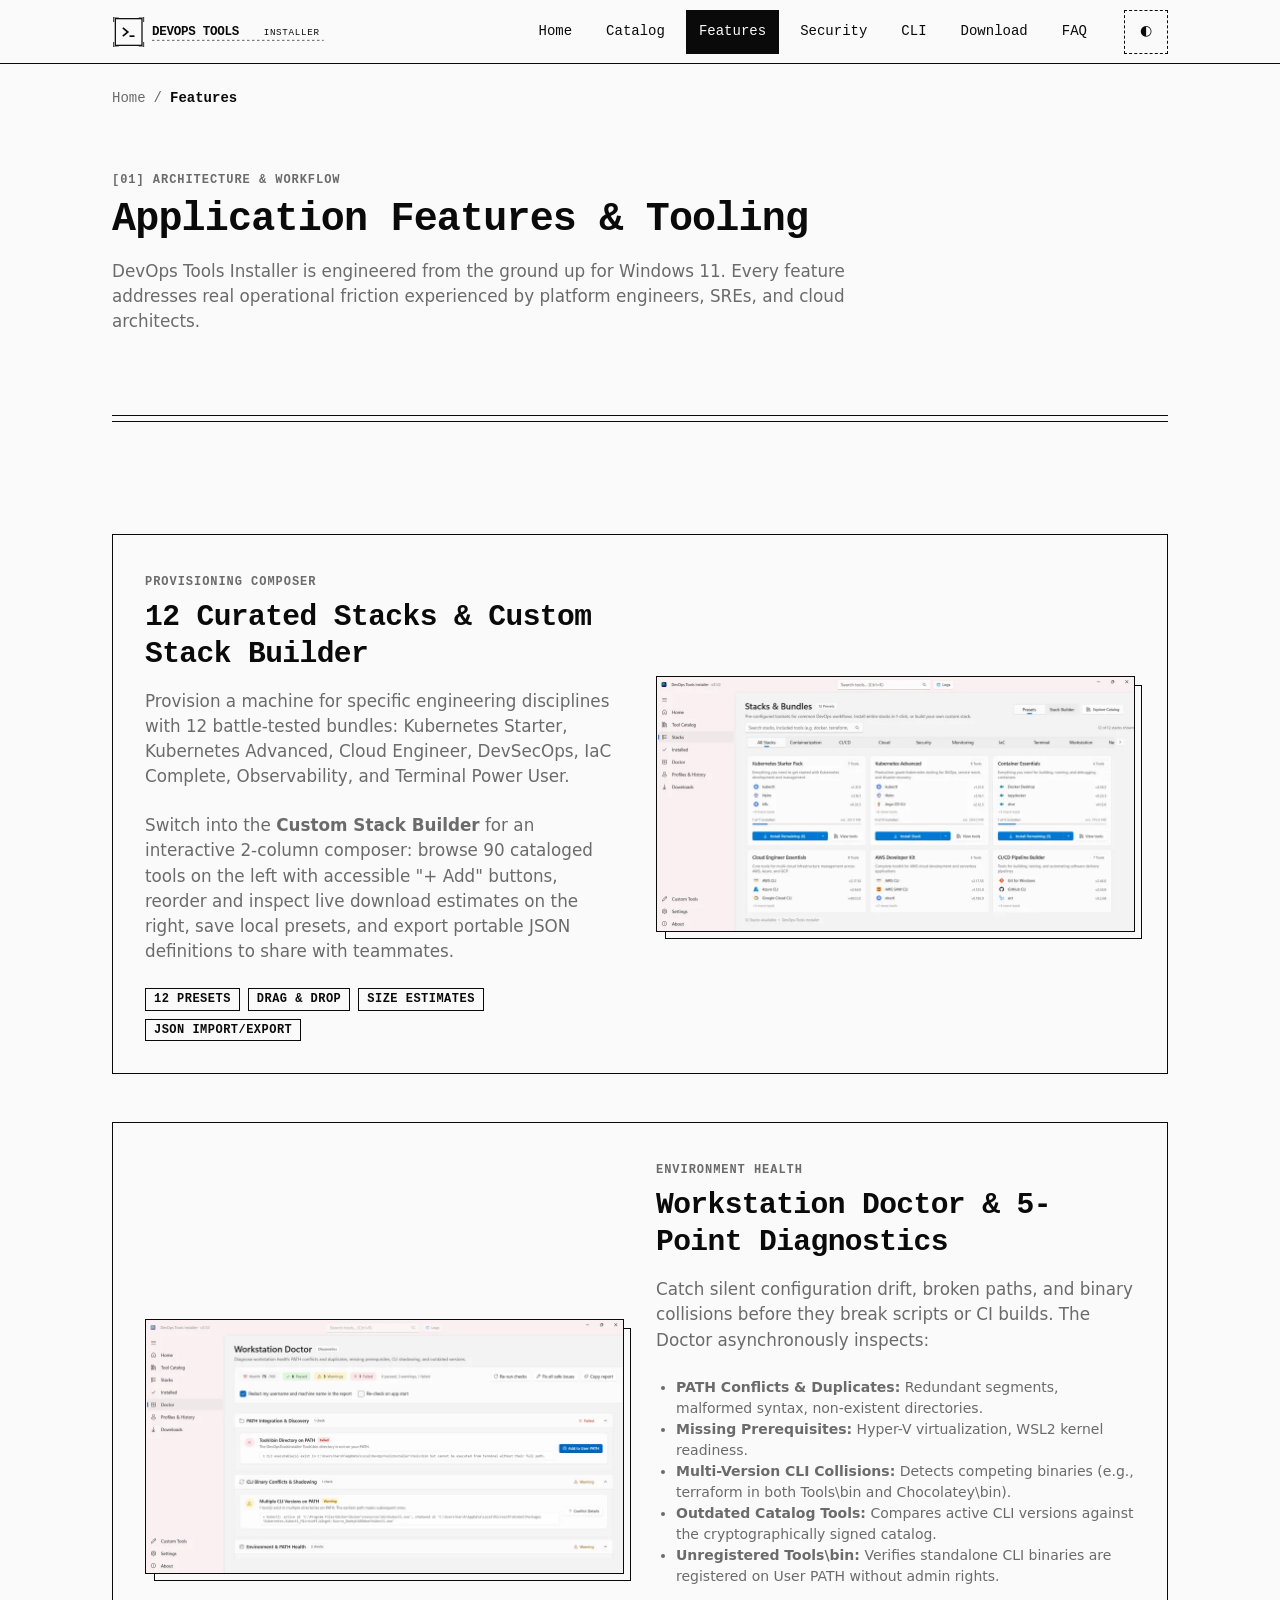
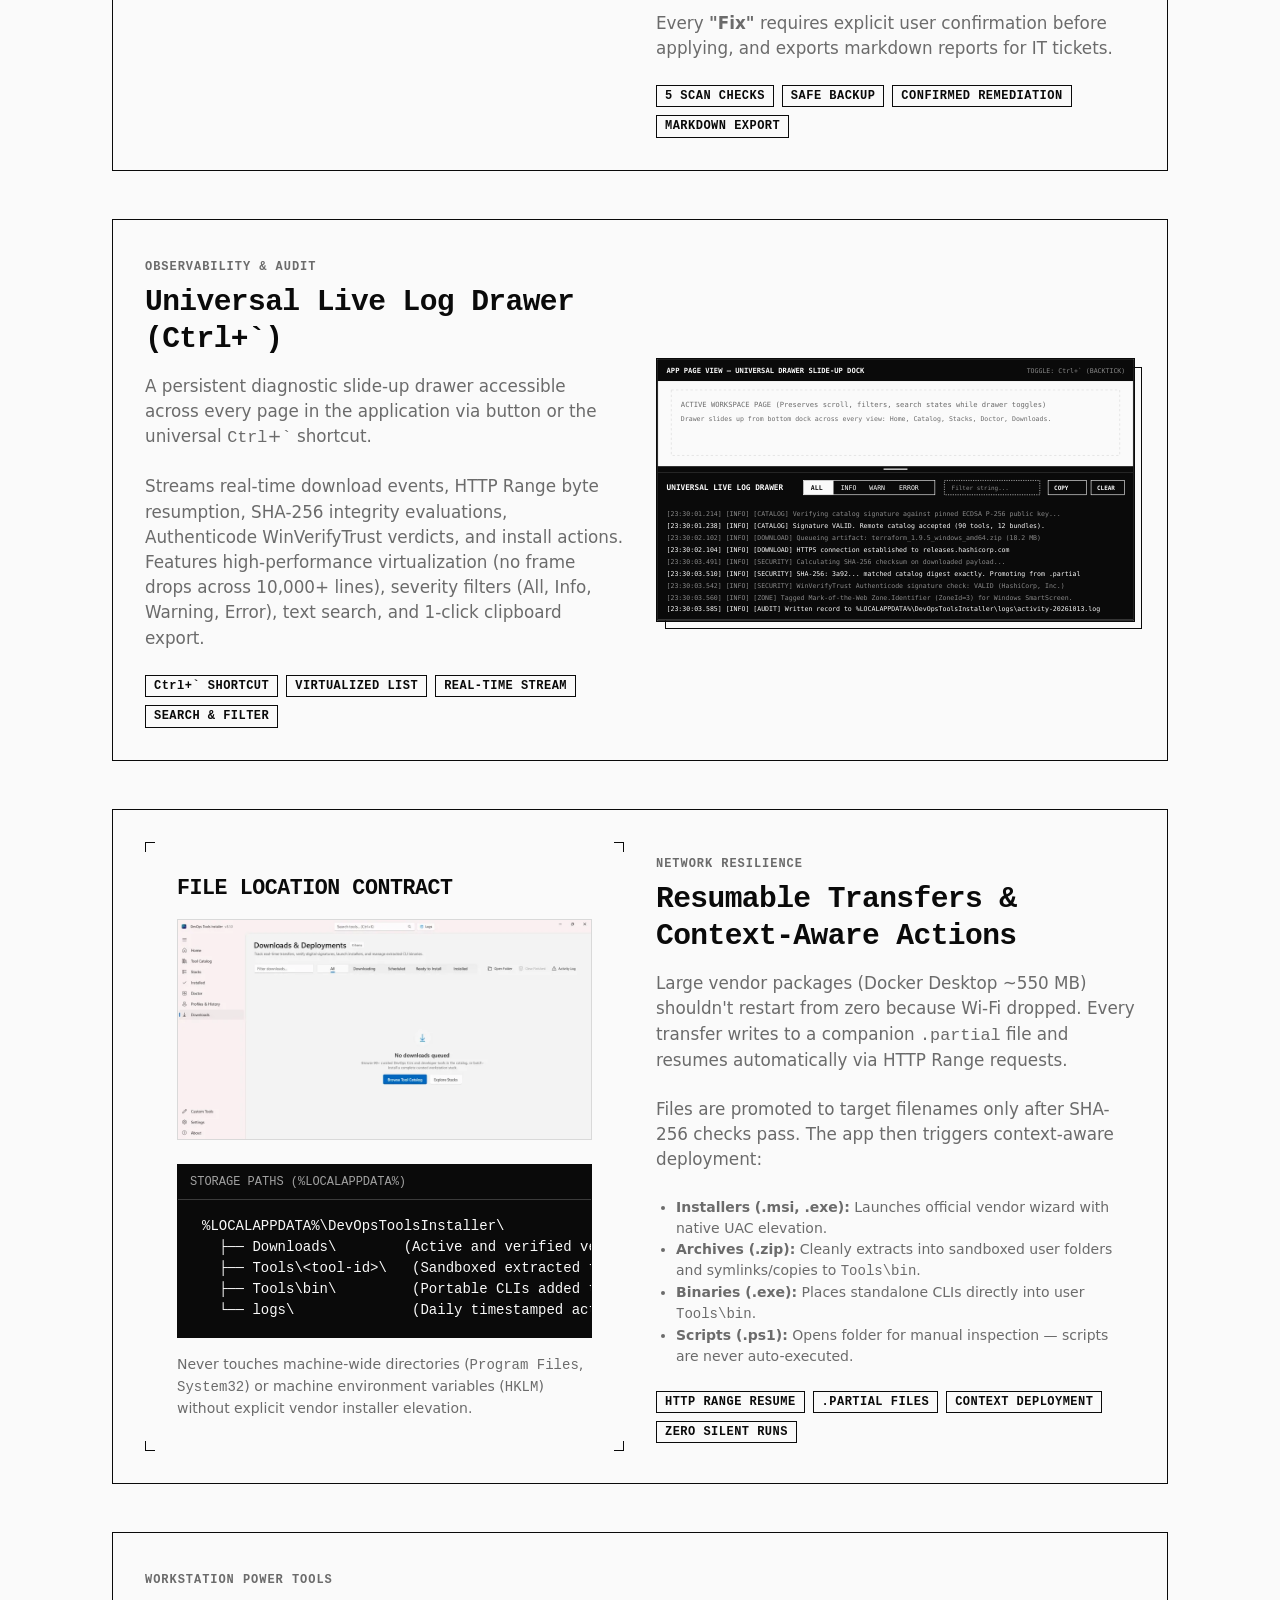
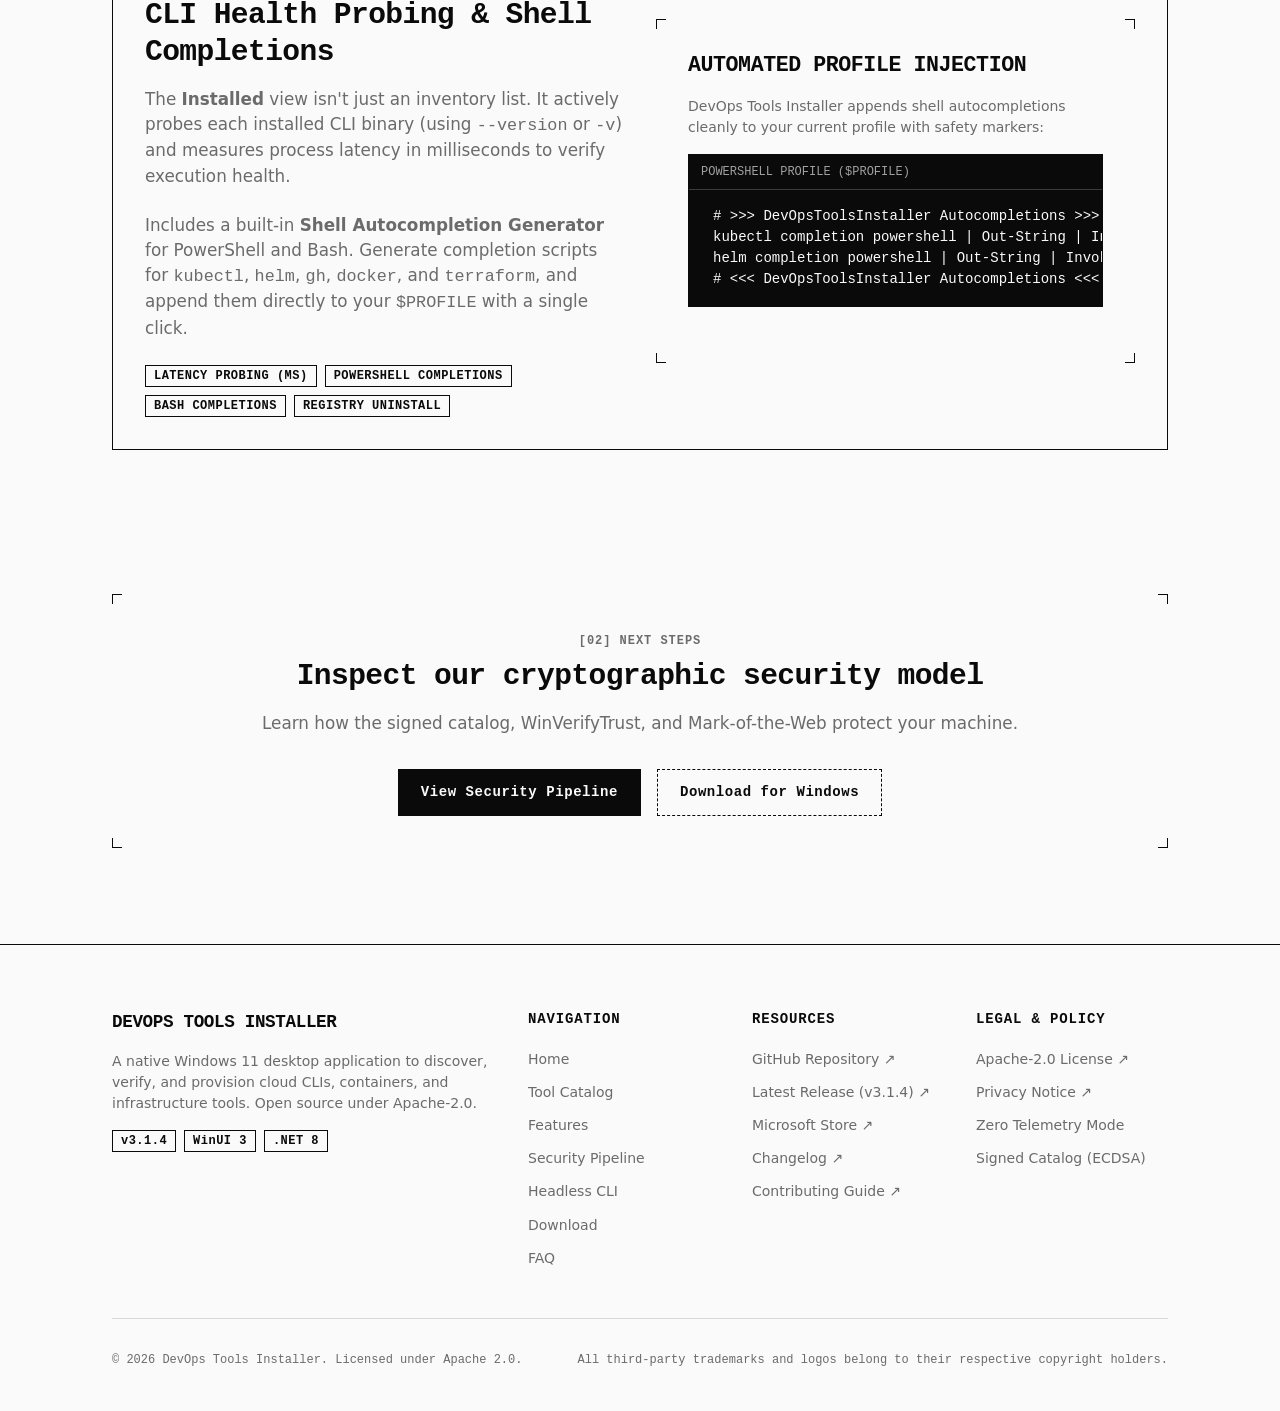
<file: web/features.html>
<!DOCTYPE html>
<html lang="en">
<head>
  <meta charset="UTF-8">
  <meta name="viewport" content="width=device-width, initial-scale=1.0">
  <title>Features — DevOps Tools Installer</title>
  <meta name="description" content="Explore features of DevOps Tools Installer: Curated Stacks, Custom Stack Builder, Workstation Doctor, Live Log Drawer, Resumable Downloads, and Shell Completions.">
  <link rel="canonical" href="https://notharshhaa.github.io/DevOpsToolsInstaller/features.html">
  
  <!-- Open Graph -->
  <meta property="og:title" content="Features — DevOps Tools Installer">
  <meta property="og:description" content="Workstation control plane features: Curated Stacks, Workstation Doctor, Resumable Downloads, Live Log Drawer, and CLI Health Probing.">
  <meta property="og:type" content="website">
  <meta property="og:url" content="https://notharshhaa.github.io/DevOpsToolsInstaller/features.html">
  <meta property="og:image" content="https://notharshhaa.github.io/DevOpsToolsInstaller/assets/banner.png">

  <!-- Favicon & Stylesheet -->
  <link rel="icon" type="image/svg+xml" href="favicon.svg">
  <link rel="stylesheet" href="assets/css/style.css">
</head>
<body>
  <a href="#main" class="skip-link">Skip to main content</a>

  <!-- Header -->
  <header class="site-header" role="banner">
    <div class="container">
      <a href="index.html" class="logo-link" aria-label="DevOps Tools Installer Home">
        <svg viewBox="0 0 260 36" width="220" height="30" fill="currentColor" aria-hidden="true">
          <g transform="translate(2, 2)">
            <rect x="0" y="0" width="32" height="32" fill="none" stroke="currentColor" stroke-width="1.5"/>
            <path d="M9 11 L15 16 L9 21" fill="none" stroke="currentColor" stroke-width="2"/>
            <line x1="17" y1="21" x2="23" y2="21" stroke="currentColor" stroke-width="2"/>
            <path d="M-2 4 V-2 H4 M28 -2 H34 V4 M34 28 V34 H28 M4 34 H-2 V28" fill="none" stroke="currentColor" stroke-width="1"/>
          </g>
          <text x="46" y="22" font-family="ui-monospace, monospace" font-size="15" font-weight="700" letter-spacing="-0.02em" fill="currentColor">DEVOPS TOOLS</text>
          <text x="180" y="22" font-family="ui-monospace, monospace" font-size="11" font-weight="400" letter-spacing="0.08em" fill="currentColor">INSTALLER</text>
          <line x1="46" y1="28" x2="252" y2="28" stroke="currentColor" stroke-width="0.75" stroke-dasharray="3 3"/>
        </svg>
      </a>

      <button id="nav-toggle" class="mobile-nav-toggle" aria-expanded="false" aria-controls="site-nav" aria-label="Toggle navigation">
        MENU
      </button>

      <nav id="site-nav" class="site-nav" role="navigation" aria-label="Main Navigation">
        <ul class="nav-list">
          <li><a href="index.html" class="nav-link">Home</a></li>
          <li><a href="catalog.html" class="nav-link">Catalog</a></li>
          <li><a href="features.html" class="nav-link" aria-current="page">Features</a></li>
          <li><a href="security.html" class="nav-link">Security</a></li>
          <li><a href="cli.html" class="nav-link">CLI</a></li>
          <li><a href="download.html" class="nav-link">Download</a></li>
          <li><a href="faq.html" class="nav-link">FAQ</a></li>
        </ul>
        <div class="header-actions">
          <button id="theme-toggle" class="theme-toggle-btn" aria-label="Toggle light/dark theme" title="Toggle theme">◐</button>
        </div>
      </nav>
    </div>
  </header>

  <!-- Main Content -->
  <main id="main">
    <div class="container breadcrumb-nav">
      <nav aria-label="Breadcrumb">
        <ol class="breadcrumb-list">
          <li class="breadcrumb-item"><a href="index.html" class="breadcrumb-link">Home</a></li>
          <li class="breadcrumb-item" aria-current="page">Features</li>
        </ol>
      </nav>
    </div>

    <!-- Page Header -->
    <section class="section-tight" aria-labelledby="page-title">
      <div class="container">
        <span class="micro-label">[01] ARCHITECTURE &amp; WORKFLOW</span>
        <h1 id="page-title" class="mb-2">Application Features &amp; Tooling</h1>
        <p class="text-mute" style="max-width: 760px;">
          DevOps Tools Installer is engineered from the ground up for Windows 11. Every feature addresses real operational friction experienced by platform engineers, SREs, and cloud architects.
        </p>
      </div>
    </section>

    <div class="container">
      <hr class="double-rule" aria-hidden="true">
    </div>

    <!-- Feature Showcase Section -->
    <section class="section" aria-labelledby="stacks-feature-title">
      <div class="container">
        
        <!-- Feature 1: Curated Stacks & Custom Stack Builder -->
        <article class="feature-showcase-card corner-box mb-6" aria-labelledby="stacks-feature-title">
          <div>
            <span class="micro-label">PROVISIONING COMPOSER</span>
            <h2 id="stacks-feature-title" class="mb-2">12 Curated Stacks &amp; Custom Stack Builder</h2>
            <p class="text-mute mb-3">
              Provision a machine for specific engineering disciplines with 12 battle-tested bundles: Kubernetes Starter, Kubernetes Advanced, Cloud Engineer, DevSecOps, IaC Complete, Observability, and Terminal Power User.
            </p>
            <p class="text-mute mb-3">
              Switch into the <strong>Custom Stack Builder</strong> for an interactive 2-column composer: browse 90 cataloged tools on the left with accessible "+ Add" buttons, reorder and inspect live download estimates on the right, save local presets, and export portable JSON definitions to share with teammates.
            </p>
            <div class="badge-row">
              <span class="badge-chip">12 PRESETS</span>
              <span class="badge-chip">DRAG &amp; DROP</span>
              <span class="badge-chip">SIZE ESTIMATES</span>
              <span class="badge-chip">JSON IMPORT/EXPORT</span>
            </div>
          </div>
          <div class="offset-frame">
            <picture>
              <source type="image/webp" srcset="assets/img/Stacks-960.webp 960w, assets/img/Stacks.webp 1920w" sizes="(max-width: 900px) 100vw, 640px">
              <img src="assets/img/Stacks.png" alt="Stacks page listing the 12 curated role-based bundles in the application" width="1920" height="1020" loading="lazy" decoding="async">
            </picture>
          </div>
        </article>

        <!-- Feature 2: Workstation Doctor -->
        <article class="feature-showcase-card corner-box reverse mb-6" aria-labelledby="doctor-feature-title">
          <div>
            <span class="micro-label">ENVIRONMENT HEALTH</span>
            <h2 id="doctor-feature-title" class="mb-2">Workstation Doctor &amp; 5-Point Diagnostics</h2>
            <p class="text-mute mb-3">
              Catch silent configuration drift, broken paths, and binary collisions before they break scripts or CI builds. The Doctor asynchronously inspects:
            </p>
            <ul style="padding-left: 20px; margin-bottom: var(--space-3); font-size: var(--font-small);" class="text-mute">
              <li><strong>PATH Conflicts &amp; Duplicates:</strong> Redundant segments, malformed syntax, non-existent directories.</li>
              <li><strong>Missing Prerequisites:</strong> Hyper-V virtualization, WSL2 kernel readiness.</li>
              <li><strong>Multi-Version CLI Collisions:</strong> Detects competing binaries (e.g., terraform in both Tools\bin and Chocolatey\bin).</li>
              <li><strong>Outdated Catalog Tools:</strong> Compares active CLI versions against the cryptographically signed catalog.</li>
              <li><strong>Unregistered Tools\bin:</strong> Verifies standalone CLI binaries are registered on User PATH without admin rights.</li>
            </ul>
            <p class="text-mute mb-3">
              Every <strong>"Fix"</strong> requires explicit user confirmation before applying, and exports markdown reports for IT tickets.
            </p>
            <div class="badge-row">
              <span class="badge-chip">5 SCAN CHECKS</span>
              <span class="badge-chip">SAFE BACKUP</span>
              <span class="badge-chip">CONFIRMED REMEDIATION</span>
              <span class="badge-chip">MARKDOWN EXPORT</span>
            </div>
          </div>
          <div class="offset-frame">
            <picture>
              <source type="image/webp" srcset="assets/img/Doctor-960.webp 960w, assets/img/Doctor.webp 1920w" sizes="(max-width: 900px) 100vw, 640px">
              <img src="assets/img/Doctor.png" alt="Workstation Doctor page running the 5-point environment diagnostics scan" width="1920" height="1020" loading="lazy" decoding="async">
            </picture>
          </div>
        </article>

        <!-- Feature 3: Universal Live Log Drawer -->
        <article class="feature-showcase-card corner-box mb-6" aria-labelledby="drawer-feature-title">
          <div>
            <span class="micro-label">OBSERVABILITY &amp; AUDIT</span>
            <h2 id="drawer-feature-title" class="mb-2">Universal Live Log Drawer (Ctrl+`)</h2>
            <p class="text-mute mb-3">
              A persistent diagnostic slide-up drawer accessible across every page in the application via button or the universal <kbd>Ctrl</kbd>+<kbd>`</kbd> shortcut.
            </p>
            <p class="text-mute mb-3">
              Streams real-time download events, HTTP Range byte resumption, SHA-256 integrity evaluations, Authenticode WinVerifyTrust verdicts, and install actions. Features high-performance virtualization (no frame drops across 10,000+ lines), severity filters (All, Info, Warning, Error), text search, and 1-click clipboard export.
            </p>
            <div class="badge-row">
              <span class="badge-chip">Ctrl+` SHORTCUT</span>
              <span class="badge-chip">VIRTUALIZED LIST</span>
              <span class="badge-chip">REAL-TIME STREAM</span>
              <span class="badge-chip">SEARCH &amp; FILTER</span>
            </div>
          </div>
          <div class="offset-frame">
            <img src="assets/img/feature-drawer.svg" alt="Global Live Log Drawer interface screenshot placeholder with real-time events" width="800" height="440">
          </div>
        </article>

        <!-- Feature 4: Resumable Transfers & Context Actions -->
        <article class="feature-showcase-card corner-box reverse mb-6" aria-labelledby="transfers-feature-title">
          <div>
            <span class="micro-label">NETWORK RESILIENCE</span>
            <h2 id="transfers-feature-title" class="mb-2">Resumable Transfers &amp; Context-Aware Actions</h2>
            <p class="text-mute mb-3">
              Large vendor packages (Docker Desktop ~550 MB) shouldn't restart from zero because Wi-Fi dropped. Every transfer writes to a companion <code>.partial</code> file and resumes automatically via HTTP Range requests.
            </p>
            <p class="text-mute mb-3">
              Files are promoted to target filenames only after SHA-256 checks pass. The app then triggers context-aware deployment:
            </p>
            <ul style="padding-left: 20px; margin-bottom: var(--space-3); font-size: var(--font-small);" class="text-mute">
              <li><strong>Installers (.msi, .exe):</strong> Launches official vendor wizard with native UAC elevation.</li>
              <li><strong>Archives (.zip):</strong> Cleanly extracts into sandboxed user folders and symlinks/copies to <code>Tools\bin</code>.</li>
              <li><strong>Binaries (.exe):</strong> Places standalone CLIs directly into user <code>Tools\bin</code>.</li>
              <li><strong>Scripts (.ps1):</strong> Opens folder for manual inspection — scripts are never auto-executed.</li>
            </ul>
            <div class="badge-row">
              <span class="badge-chip">HTTP RANGE RESUME</span>
              <span class="badge-chip">.PARTIAL FILES</span>
              <span class="badge-chip">CONTEXT DEPLOYMENT</span>
              <span class="badge-chip">ZERO SILENT RUNS</span>
            </div>
          </div>
          <div class="corner-box">
            <h3 class="mb-2 font-mono">FILE LOCATION CONTRACT</h3>
            <picture>
              <source type="image/webp" srcset="assets/img/Downloads-960.webp 960w, assets/img/Downloads.webp 1920w" sizes="(max-width: 900px) 100vw, 640px">
              <img src="assets/img/Downloads.png" alt="Downloads page in the application showing the resumable transfer queue" class="mb-3 w-full" style="border: 1px solid var(--line);" width="1920" height="1020" loading="lazy" decoding="async">
            </picture>
            <div class="code-block mt-0 mb-2">
              <div class="code-header">
                <span>Storage Paths (%LOCALAPPDATA%)</span>
              </div>
              <div class="code-content">%LOCALAPPDATA%\DevOpsToolsInstaller\
  ├── Downloads\        (Active and verified vendor artifacts)
  ├── Tools\&lt;tool-id&gt;\   (Sandboxed extracted tool folders)
  ├── Tools\bin\         (Portable CLIs added to User PATH)
  └── logs\              (Daily timestamped activity audit files)</div>
            </div>
            <p class="text-mute" style="font-size: var(--font-small);">
              Never touches machine-wide directories (<code>Program Files</code>, <code>System32</code>) or machine environment variables (<code>HKLM</code>) without explicit vendor installer elevation.
            </p>
          </div>
        </article>

        <!-- Feature 5: CLI Diagnostics & Shell Autocompletion -->
        <article class="feature-showcase-card corner-box mb-6" aria-labelledby="shell-feature-title">
          <div>
            <span class="micro-label">WORKSTATION POWER TOOLS</span>
            <h2 id="shell-feature-title" class="mb-2">CLI Health Probing &amp; Shell Completions</h2>
            <p class="text-mute mb-3">
              The <strong>Installed</strong> view isn't just an inventory list. It actively probes each installed CLI binary (using <code>--version</code> or <code>-v</code>) and measures process latency in milliseconds to verify execution health.
            </p>
            <p class="text-mute mb-3">
              Includes a built-in <strong>Shell Autocompletion Generator</strong> for PowerShell and Bash. Generate completion scripts for <code>kubectl</code>, <code>helm</code>, <code>gh</code>, <code>docker</code>, and <code>terraform</code>, and append them directly to your <code>$PROFILE</code> with a single click.
            </p>
            <div class="badge-row">
              <span class="badge-chip">LATENCY PROBING (MS)</span>
              <span class="badge-chip">POWERSHELL COMPLETIONS</span>
              <span class="badge-chip">BASH COMPLETIONS</span>
              <span class="badge-chip">REGISTRY UNINSTALL</span>
            </div>
          </div>
          <div class="corner-box">
            <h3 class="mb-2 font-mono">AUTOMATED PROFILE INJECTION</h3>
            <p class="text-mute" style="font-size: var(--font-small); margin-bottom: var(--space-2);">
              DevOps Tools Installer appends shell autocompletions cleanly to your current profile with safety markers:
            </p>
            <div class="code-block mt-0 mb-0">
              <div class="code-header">
                <span>PowerShell Profile ($PROFILE)</span>
              </div>
              <div class="code-content"># &gt;&gt;&gt; DevOpsToolsInstaller Autocompletions &gt;&gt;&gt;
kubectl completion powershell | Out-String | Invoke-Expression
helm completion powershell | Out-String | Invoke-Expression
# &lt;&lt;&lt; DevOpsToolsInstaller Autocompletions &lt;&lt;&lt;</div>
            </div>
          </div>
        </article>

      </div>
    </section>

    <!-- Bottom CTA -->
    <section class="section section-tight" aria-labelledby="features-cta-title">
      <div class="container">
        <div class="corner-box text-center">
          <span class="micro-label">[02] NEXT STEPS</span>
          <h2 id="features-cta-title" class="mb-2">Inspect our cryptographic security model</h2>
          <p class="text-mute mb-4">Learn how the signed catalog, WinVerifyTrust, and Mark-of-the-Web protect your machine.</p>
          <div class="flex justify-between items-center flex-wrap gap-2" style="justify-content: center;">
            <a href="security.html" class="btn-primary">View Security Pipeline</a>
            <a href="download.html" class="btn-secondary">Download for Windows</a>
          </div>
        </div>
      </div>
    </section>
  </main>

  <!-- Footer -->
  <footer class="site-footer" role="contentinfo">
    <div class="container">
      <div class="footer-grid">
        <div>
          <div class="logo-link mb-2">
            <span class="font-mono" style="font-size: 1.1rem; font-weight: 700;">DEVOPS TOOLS INSTALLER</span>
          </div>
          <p class="text-mute" style="font-size: var(--font-small); max-width: 380px;">
            A native Windows 11 desktop application to discover, verify, and provision cloud CLIs, containers, and infrastructure tools. Open source under Apache-2.0.
          </p>
          <div class="badge-row mt-2">
            <span class="badge-chip">v3.1.4</span>
            <span class="badge-chip">WinUI 3</span>
            <span class="badge-chip">.NET 8</span>
          </div>
        </div>

        <div>
          <h4 class="footer-col-title">Navigation</h4>
          <ul class="footer-links">
            <li><a href="index.html" class="footer-link">Home</a></li>
            <li><a href="catalog.html" class="footer-link">Tool Catalog</a></li>
            <li><a href="features.html" class="footer-link">Features</a></li>
            <li><a href="security.html" class="footer-link">Security Pipeline</a></li>
            <li><a href="cli.html" class="footer-link">Headless CLI</a></li>
            <li><a href="download.html" class="footer-link">Download</a></li>
            <li><a href="faq.html" class="footer-link">FAQ</a></li>
          </ul>
        </div>

        <div>
          <h4 class="footer-col-title">Resources</h4>
          <ul class="footer-links">
            <li><a href="https://github.com/NotHarshhaa/DevOpsToolsInstaller" class="footer-link" target="_blank" rel="noopener noreferrer">GitHub Repository ↗</a></li>
            <li><a href="https://github.com/NotHarshhaa/DevOpsToolsInstaller/releases/latest" class="footer-link" target="_blank" rel="noopener noreferrer">Latest Release (v3.1.4) ↗</a></li>
            <li><a href="https://apps.microsoft.com/detail/9PJL0VR3H7VG" class="footer-link" target="_blank" rel="noopener noreferrer">Microsoft Store ↗</a></li>
            <li><a href="https://github.com/NotHarshhaa/DevOpsToolsInstaller/blob/master/CHANGELOG.md" class="footer-link" target="_blank" rel="noopener noreferrer">Changelog ↗</a></li>
            <li><a href="https://github.com/NotHarshhaa/DevOpsToolsInstaller/blob/master/CONTRIBUTING.md" class="footer-link" target="_blank" rel="noopener noreferrer">Contributing Guide ↗</a></li>
          </ul>
        </div>

        <div>
          <h4 class="footer-col-title">Legal &amp; Policy</h4>
          <ul class="footer-links">
            <li><a href="https://github.com/NotHarshhaa/DevOpsToolsInstaller/blob/master/LICENSE" class="footer-link" target="_blank" rel="noopener noreferrer">Apache-2.0 License ↗</a></li>
            <li><a href="https://github.com/NotHarshhaa/DevOpsToolsInstaller/blob/master/PRIVACY.md" class="footer-link" target="_blank" rel="noopener noreferrer">Privacy Notice ↗</a></li>
            <li><span class="text-mute" style="font-size: var(--font-small);">Zero Telemetry Mode</span></li>
            <li><span class="text-mute" style="font-size: var(--font-small);">Signed Catalog (ECDSA)</span></li>
          </ul>
        </div>
      </div>

      <div class="footer-bottom">
        <div>&copy; 2026 DevOps Tools Installer. Licensed under Apache 2.0.</div>
        <div>All third-party trademarks and logos belong to their respective copyright holders.</div>
      </div>
    </div>
  </footer>

  <!-- Essential Minimal JavaScript (<60 lines total) -->
  <script>
    const rootEl = document.documentElement;
    const themeBtn = document.getElementById('theme-toggle');
    if (themeBtn) {
      themeBtn.addEventListener('click', () => {
        const isDark = rootEl.getAttribute('data-theme') === 'dark' ||
          (!rootEl.getAttribute('data-theme') && window.matchMedia('(prefers-color-scheme: dark)').matches);
        const next = isDark ? 'light' : 'dark';
        rootEl.setAttribute('data-theme', next);
        localStorage.setItem('theme', next);
      });
    }

    const navBtn = document.getElementById('nav-toggle');
    const navMenu = document.getElementById('site-nav');
    if (navBtn && navMenu) {
      navBtn.addEventListener('click', () => {
        const isOpen = navMenu.classList.toggle('is-open');
        navBtn.setAttribute('aria-expanded', String(isOpen));
      });
    }
  </script>
</body>
</html>
</file>
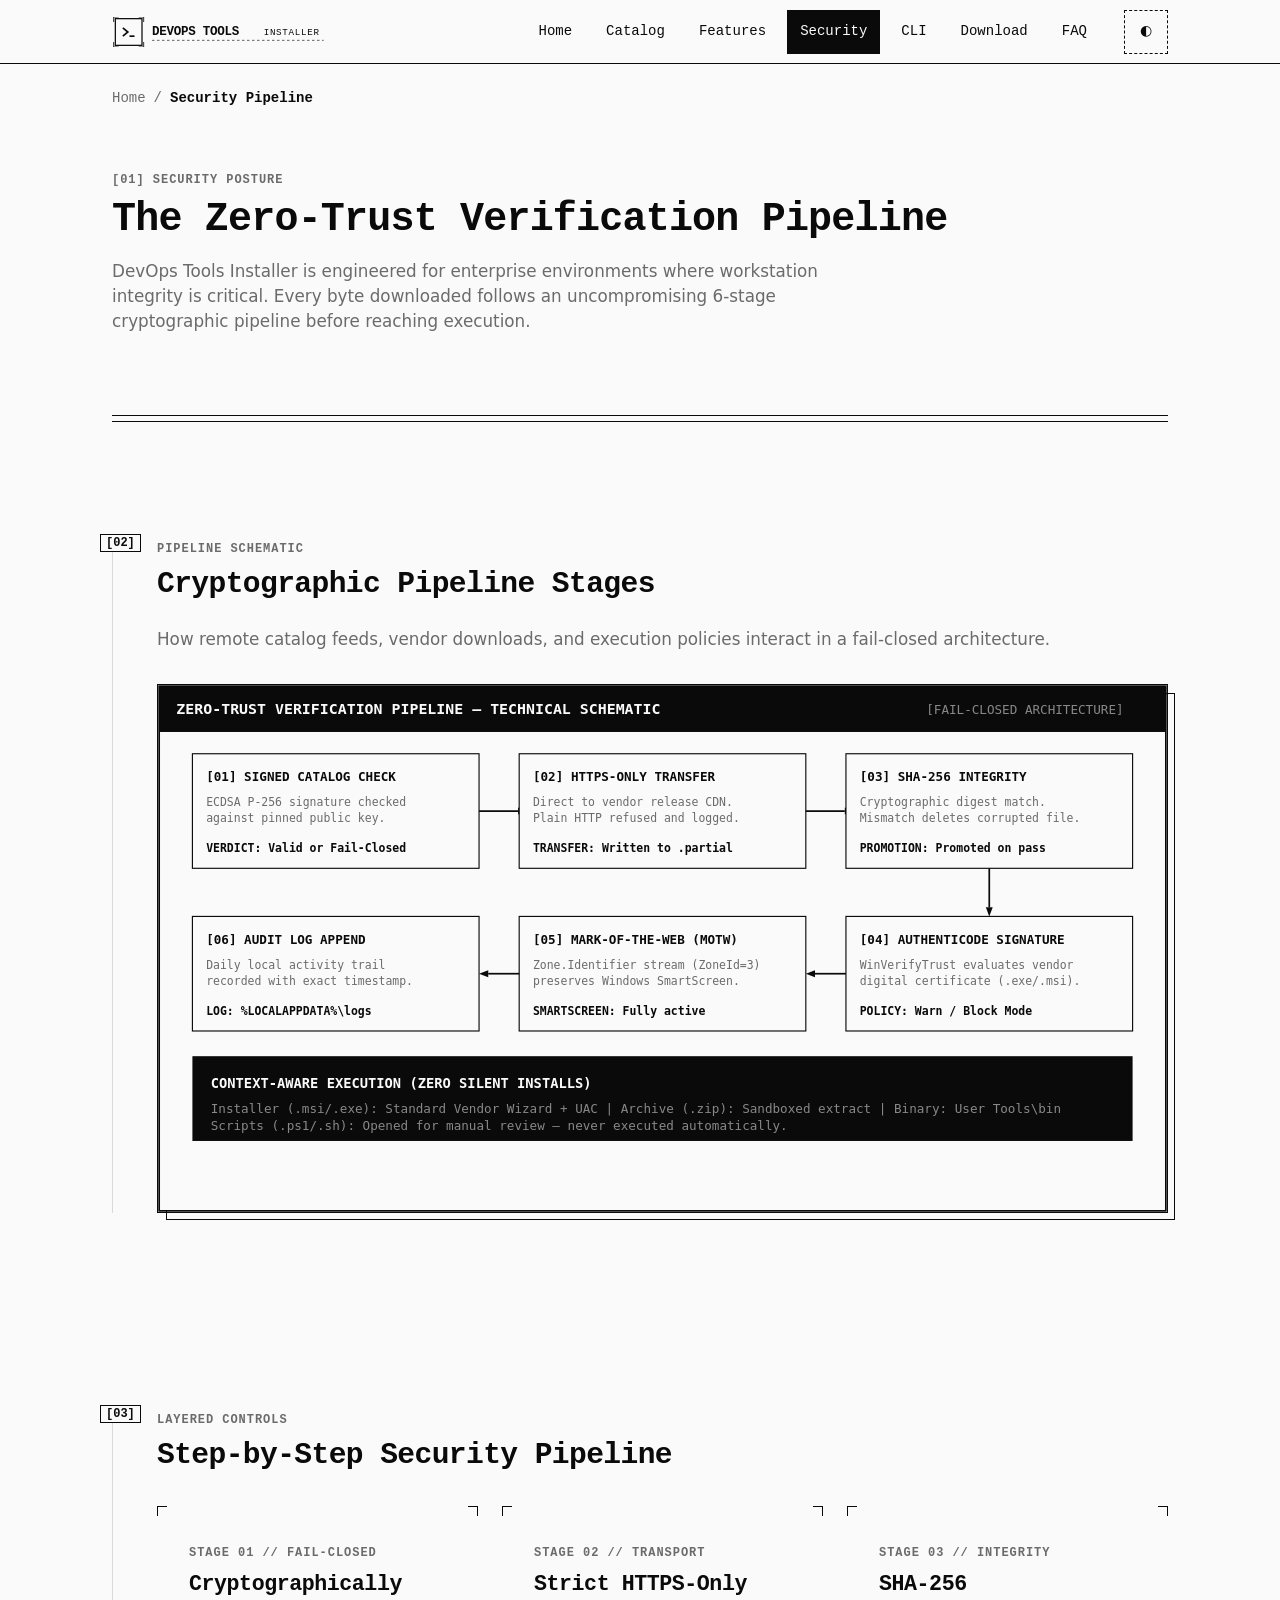
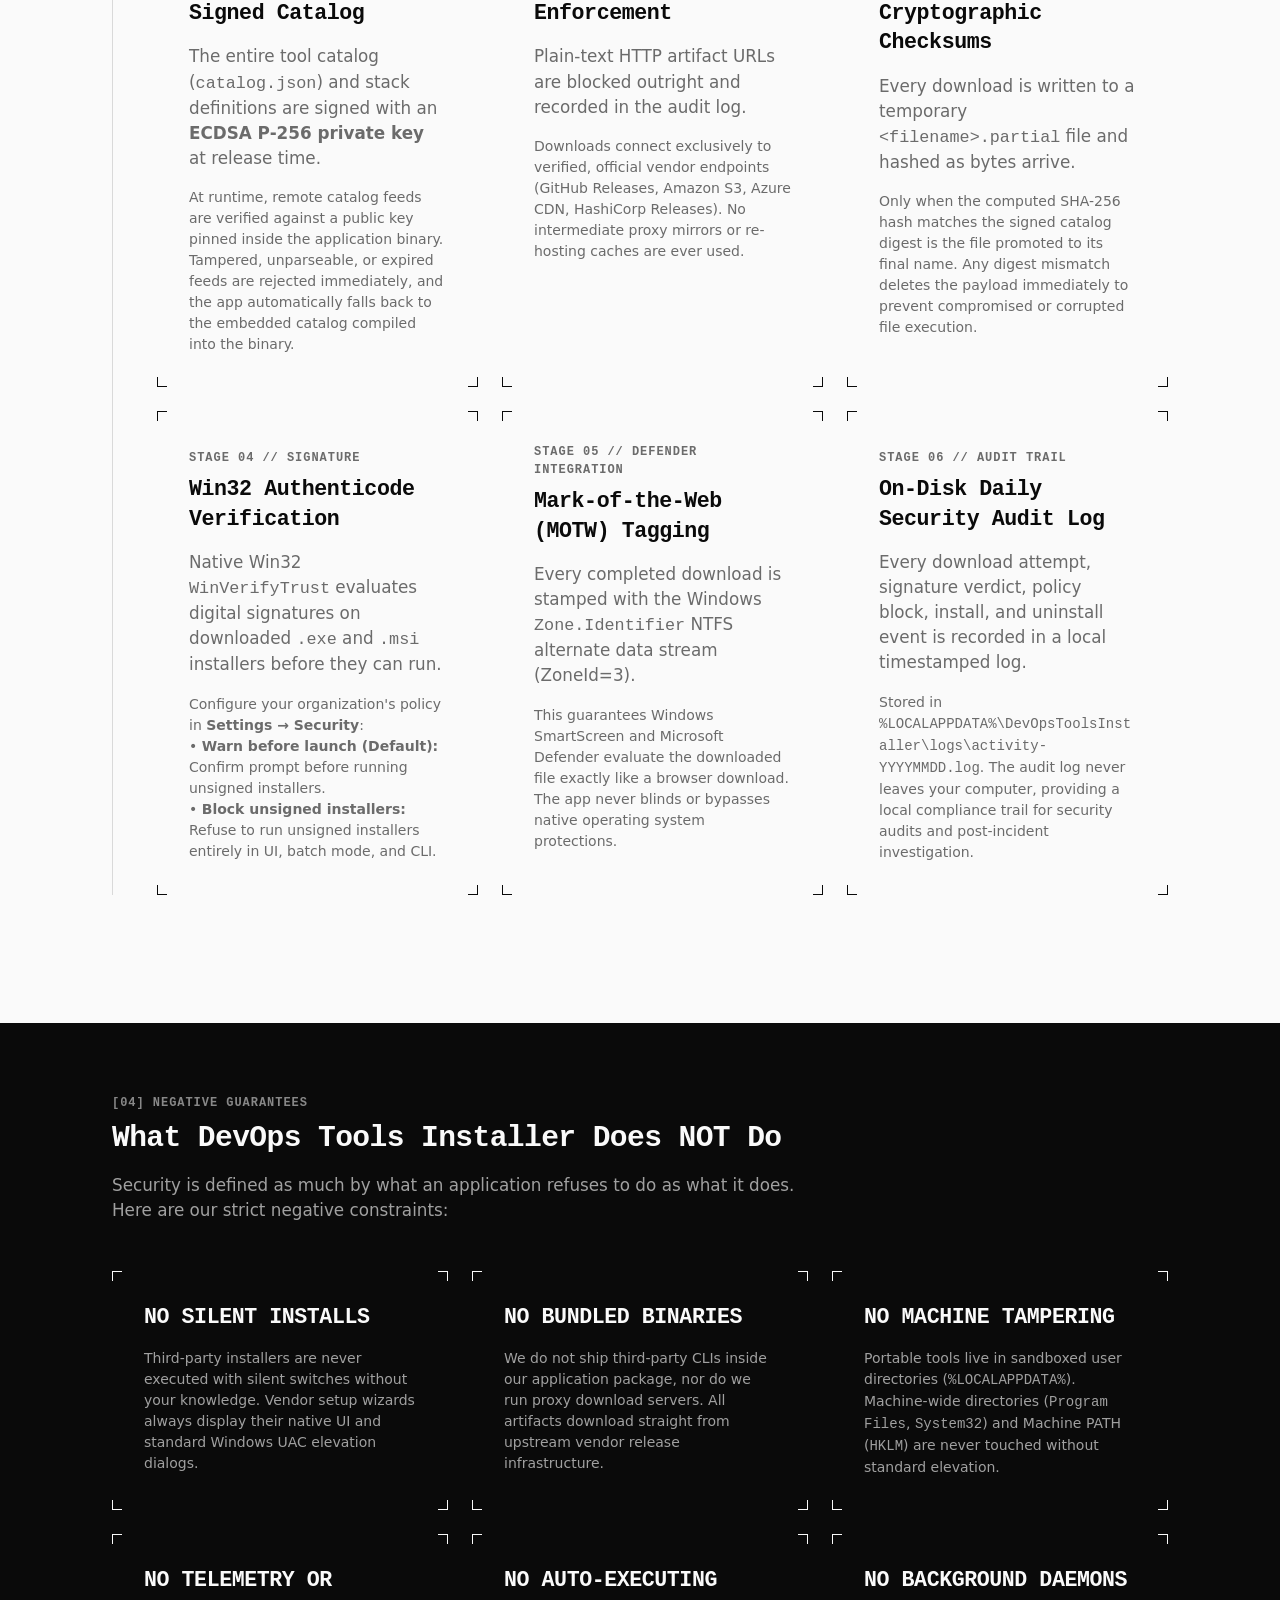
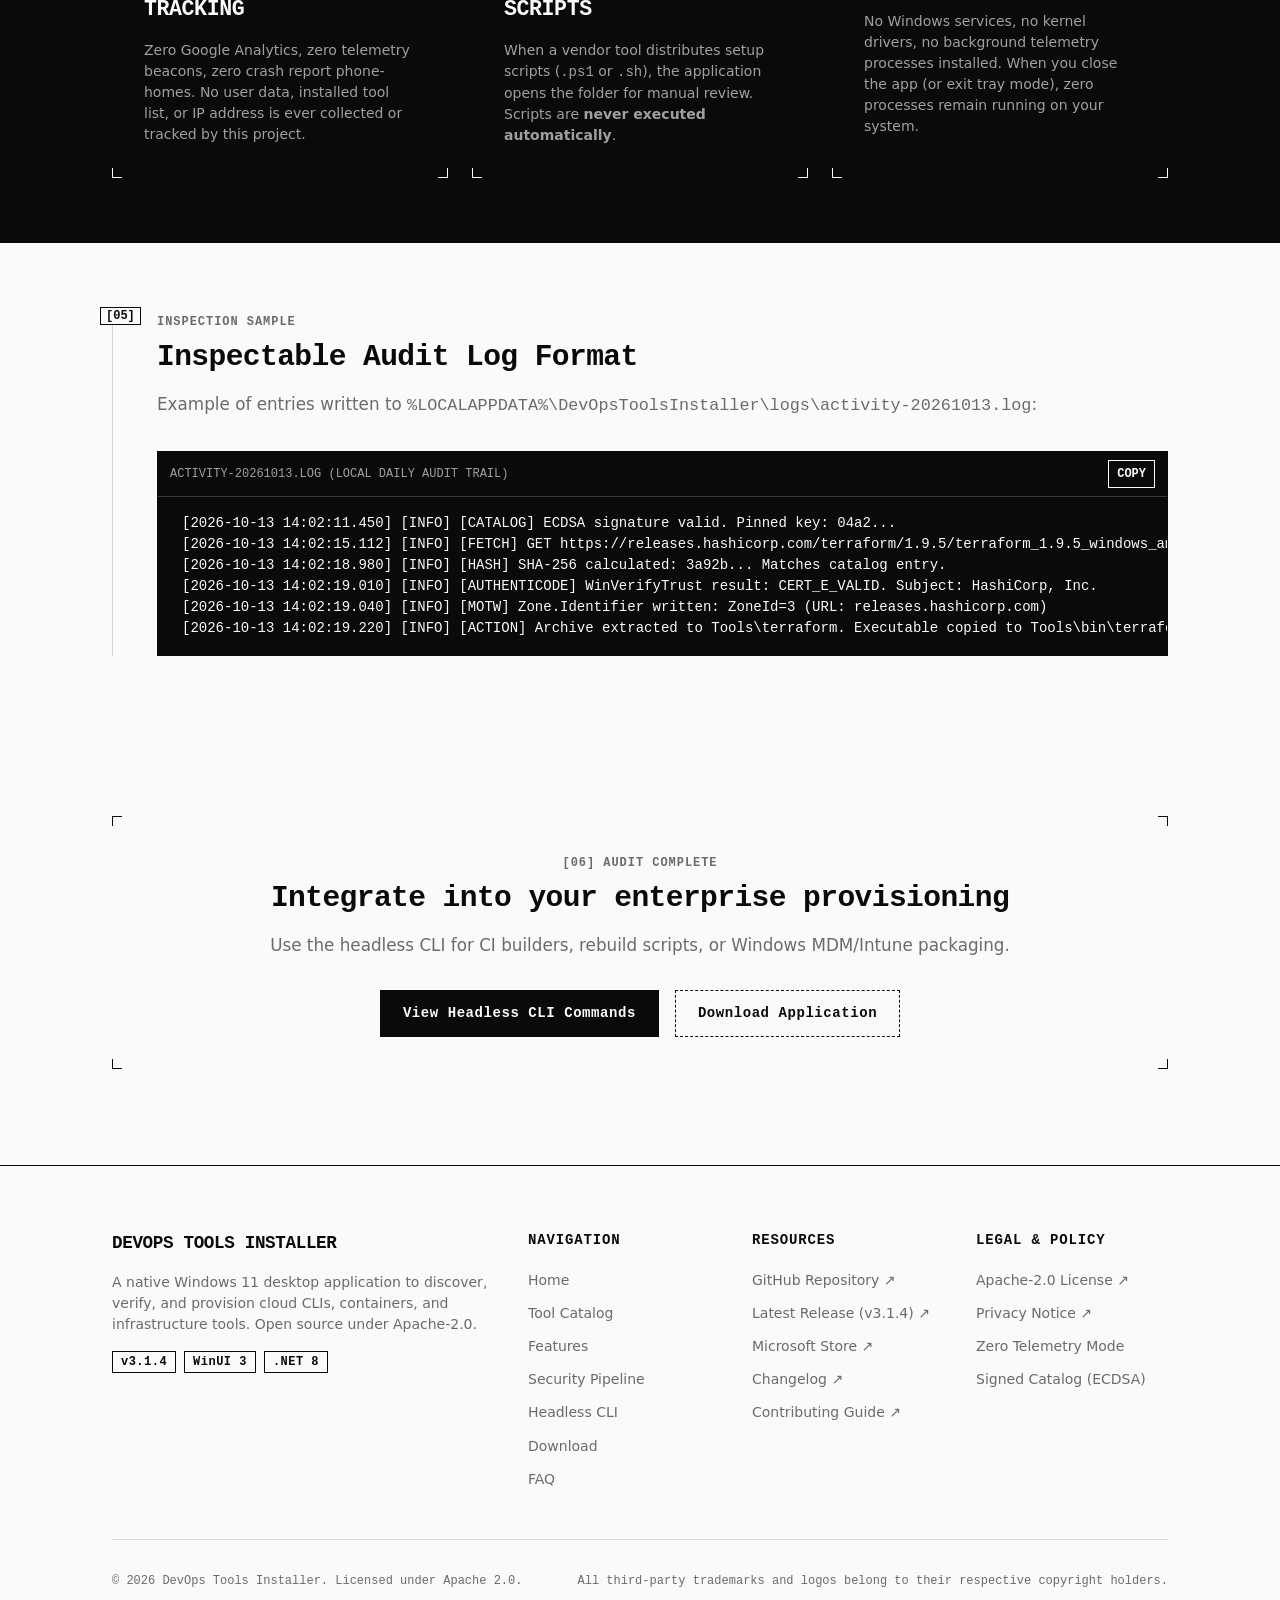
<file: web/security.html>
<!DOCTYPE html>
<html lang="en">
<head>
  <meta charset="UTF-8">
  <meta name="viewport" content="width=device-width, initial-scale=1.0">
  <title>Security Pipeline — DevOps Tools Installer</title>
  <meta name="description" content="DevOps Tools Installer zero-trust security pipeline: ECDSA signed catalog, HTTPS-only downloads, SHA-256 validation, Authenticode WinVerifyTrust, MOTW, and local audit logs.">
  <link rel="canonical" href="https://notharshhaa.github.io/DevOpsToolsInstaller/security.html">
  
  <!-- Open Graph -->
  <meta property="og:title" content="Security Pipeline — DevOps Tools Installer">
  <meta property="og:description" content="Layered cryptographic security model: ECDSA signed catalog, SHA-256 checksums, Authenticode WinVerifyTrust, and local audit logs.">
  <meta property="og:type" content="website">
  <meta property="og:url" content="https://notharshhaa.github.io/DevOpsToolsInstaller/security.html">
  <meta property="og:image" content="https://notharshhaa.github.io/DevOpsToolsInstaller/assets/banner.png">

  <!-- Favicon & Stylesheet -->
  <link rel="icon" type="image/svg+xml" href="favicon.svg">
  <link rel="stylesheet" href="assets/css/style.css">
</head>
<body>
  <a href="#main" class="skip-link">Skip to main content</a>

  <!-- Header -->
  <header class="site-header" role="banner">
    <div class="container">
      <a href="index.html" class="logo-link" aria-label="DevOps Tools Installer Home">
        <svg viewBox="0 0 260 36" width="220" height="30" fill="currentColor" aria-hidden="true">
          <g transform="translate(2, 2)">
            <rect x="0" y="0" width="32" height="32" fill="none" stroke="currentColor" stroke-width="1.5"/>
            <path d="M9 11 L15 16 L9 21" fill="none" stroke="currentColor" stroke-width="2"/>
            <line x1="17" y1="21" x2="23" y2="21" stroke="currentColor" stroke-width="2"/>
            <path d="M-2 4 V-2 H4 M28 -2 H34 V4 M34 28 V34 H28 M4 34 H-2 V28" fill="none" stroke="currentColor" stroke-width="1"/>
          </g>
          <text x="46" y="22" font-family="ui-monospace, monospace" font-size="15" font-weight="700" letter-spacing="-0.02em" fill="currentColor">DEVOPS TOOLS</text>
          <text x="180" y="22" font-family="ui-monospace, monospace" font-size="11" font-weight="400" letter-spacing="0.08em" fill="currentColor">INSTALLER</text>
          <line x1="46" y1="28" x2="252" y2="28" stroke="currentColor" stroke-width="0.75" stroke-dasharray="3 3"/>
        </svg>
      </a>

      <button id="nav-toggle" class="mobile-nav-toggle" aria-expanded="false" aria-controls="site-nav" aria-label="Toggle navigation">
        MENU
      </button>

      <nav id="site-nav" class="site-nav" role="navigation" aria-label="Main Navigation">
        <ul class="nav-list">
          <li><a href="index.html" class="nav-link">Home</a></li>
          <li><a href="catalog.html" class="nav-link">Catalog</a></li>
          <li><a href="features.html" class="nav-link">Features</a></li>
          <li><a href="security.html" class="nav-link" aria-current="page">Security</a></li>
          <li><a href="cli.html" class="nav-link">CLI</a></li>
          <li><a href="download.html" class="nav-link">Download</a></li>
          <li><a href="faq.html" class="nav-link">FAQ</a></li>
        </ul>
        <div class="header-actions">
          <button id="theme-toggle" class="theme-toggle-btn" aria-label="Toggle light/dark theme" title="Toggle theme">◐</button>
        </div>
      </nav>
    </div>
  </header>

  <!-- Main Content -->
  <main id="main">
    <div class="container breadcrumb-nav">
      <nav aria-label="Breadcrumb">
        <ol class="breadcrumb-list">
          <li class="breadcrumb-item"><a href="index.html" class="breadcrumb-link">Home</a></li>
          <li class="breadcrumb-item" aria-current="page">Security Pipeline</li>
        </ol>
      </nav>
    </div>

    <!-- Page Header -->
    <section class="section-tight" aria-labelledby="page-title">
      <div class="container">
        <span class="micro-label">[01] SECURITY POSTURE</span>
        <h1 id="page-title" class="mb-2">The Zero-Trust Verification Pipeline</h1>
        <p class="text-mute" style="max-width: 760px;">
          DevOps Tools Installer is engineered for enterprise environments where workstation integrity is critical. Every byte downloaded follows an uncompromising 6-stage cryptographic pipeline before reaching execution.
        </p>
      </div>
    </section>

    <div class="container">
      <hr class="double-rule" aria-hidden="true">
    </div>

    <!-- Pipeline Architecture Diagram -->
    <section class="section" aria-labelledby="pipeline-diagram-title">
      <div class="container">
        <div class="index-rail">
          <span class="index-rail-marker">[02]</span>
          <span class="micro-label">PIPELINE SCHEMATIC</span>
          <h2 id="pipeline-diagram-title" class="mb-3">Cryptographic Pipeline Stages</h2>
          <p class="text-mute mb-4">
            How remote catalog feeds, vendor downloads, and execution policies interact in a fail-closed architecture.
          </p>

          <div class="offset-frame mb-6">
            <img src="assets/img/security-pipeline.svg" alt="6-stage cryptographic security pipeline diagram: Signed catalog check, HTTPS transfer, SHA-256 verification, Authenticode WinVerifyTrust, MOTW tagging, and audit log write" class="w-full" width="880" height="460">
          </div>
        </div>
      </div>
    </section>

    <!-- Step-by-Step Deep Dive -->
    <section class="section" aria-labelledby="stages-deep-dive-title">
      <div class="container">
        <div class="index-rail">
          <span class="index-rail-marker">[03]</span>
          <span class="micro-label">LAYERED CONTROLS</span>
          <h2 id="stages-deep-dive-title" class="mb-4">Step-by-Step Security Pipeline</h2>

          <div class="grid-2">
            <!-- Stage 1 -->
            <article class="corner-box">
              <span class="micro-label">STAGE 01 // FAIL-CLOSED</span>
              <h3 class="mb-2">Cryptographically Signed Catalog</h3>
              <p class="text-mute mb-2">
                The entire tool catalog (<code>catalog.json</code>) and stack definitions are signed with an <strong>ECDSA P-256 private key</strong> at release time.
              </p>
              <p class="text-mute" style="font-size: var(--font-small);">
                At runtime, remote catalog feeds are verified against a public key pinned inside the application binary. Tampered, unparseable, or expired feeds are rejected immediately, and the app automatically falls back to the embedded catalog compiled into the binary.
              </p>
            </article>

            <!-- Stage 2 -->
            <article class="corner-box">
              <span class="micro-label">STAGE 02 // TRANSPORT</span>
              <h3 class="mb-2">Strict HTTPS-Only Enforcement</h3>
              <p class="text-mute mb-2">
                Plain-text HTTP artifact URLs are blocked outright and recorded in the audit log.
              </p>
              <p class="text-mute" style="font-size: var(--font-small);">
                Downloads connect exclusively to verified, official vendor endpoints (GitHub Releases, Amazon S3, Azure CDN, HashiCorp Releases). No intermediate proxy mirrors or re-hosting caches are ever used.
              </p>
            </article>

            <!-- Stage 3 -->
            <article class="corner-box">
              <span class="micro-label">STAGE 03 // INTEGRITY</span>
              <h3 class="mb-2">SHA-256 Cryptographic Checksums</h3>
              <p class="text-mute mb-2">
                Every download is written to a temporary <code>&lt;filename&gt;.partial</code> file and hashed as bytes arrive.
              </p>
              <p class="text-mute" style="font-size: var(--font-small);">
                Only when the computed SHA-256 hash matches the signed catalog digest is the file promoted to its final name. Any digest mismatch deletes the payload immediately to prevent compromised or corrupted file execution.
              </p>
            </article>

            <!-- Stage 4 -->
            <article class="corner-box">
              <span class="micro-label">STAGE 04 // SIGNATURE</span>
              <h3 class="mb-2">Win32 Authenticode Verification</h3>
              <p class="text-mute mb-2">
                Native Win32 <code>WinVerifyTrust</code> evaluates digital signatures on downloaded <code>.exe</code> and <code>.msi</code> installers before they can run.
              </p>
              <p class="text-mute" style="font-size: var(--font-small);">
                Configure your organization's policy in <strong>Settings &rarr; Security</strong>:
                <br>• <strong>Warn before launch (Default):</strong> Confirm prompt before running unsigned installers.
                <br>• <strong>Block unsigned installers:</strong> Refuse to run unsigned installers entirely in UI, batch mode, and CLI.
              </p>
            </article>

            <!-- Stage 5 -->
            <article class="corner-box">
              <span class="micro-label">STAGE 05 // DEFENDER INTEGRATION</span>
              <h3 class="mb-2">Mark-of-the-Web (MOTW) Tagging</h3>
              <p class="text-mute mb-2">
                Every completed download is stamped with the Windows <code>Zone.Identifier</code> NTFS alternate data stream (ZoneId=3).
              </p>
              <p class="text-mute" style="font-size: var(--font-small);">
                This guarantees Windows SmartScreen and Microsoft Defender evaluate the downloaded file exactly like a browser download. The app never blinds or bypasses native operating system protections.
              </p>
            </article>

            <!-- Stage 6 -->
            <article class="corner-box">
              <span class="micro-label">STAGE 06 // AUDIT TRAIL</span>
              <h3 class="mb-2">On-Disk Daily Security Audit Log</h3>
              <p class="text-mute mb-2">
                Every download attempt, signature verdict, policy block, install, and uninstall event is recorded in a local timestamped log.
              </p>
              <p class="text-mute" style="font-size: var(--font-small);">
                Stored in <code>%LOCALAPPDATA%\DevOpsToolsInstaller\logs\activity-YYYYMMDD.log</code>. The audit log never leaves your computer, providing a local compliance trail for security audits and post-incident investigation.
              </p>
            </article>
          </div>
        </div>
      </div>
    </section>

    <!-- Plain Statement: What the App Does NOT Do -->
    <section class="band-inverted" aria-labelledby="negative-guarantees-title">
      <div class="container">
        <span class="micro-label">[04] NEGATIVE GUARANTEES</span>
        <h2 id="negative-guarantees-title" class="mb-2">What DevOps Tools Installer Does NOT Do</h2>
        <p class="text-mute mb-6" style="max-width: 720px;">
          Security is defined as much by what an application refuses to do as what it does. Here are our strict negative constraints:
        </p>

        <div class="grid-3">
          <div class="corner-box">
            <h3 class="mb-2 font-mono">NO SILENT INSTALLS</h3>
            <p class="text-mute" style="font-size: var(--font-small);">
              Third-party installers are never executed with silent switches without your knowledge. Vendor setup wizards always display their native UI and standard Windows UAC elevation dialogs.
            </p>
          </div>

          <div class="corner-box">
            <h3 class="mb-2 font-mono">NO BUNDLED BINARIES</h3>
            <p class="text-mute" style="font-size: var(--font-small);">
              We do not ship third-party CLIs inside our application package, nor do we run proxy download servers. All artifacts download straight from upstream vendor release infrastructure.
            </p>
          </div>

          <div class="corner-box">
            <h3 class="mb-2 font-mono">NO MACHINE TAMPERING</h3>
            <p class="text-mute" style="font-size: var(--font-small);">
              Portable tools live in sandboxed user directories (<code>%LOCALAPPDATA%</code>). Machine-wide directories (<code>Program Files</code>, <code>System32</code>) and Machine PATH (<code>HKLM</code>) are never touched without standard elevation.
            </p>
          </div>

          <div class="corner-box">
            <h3 class="mb-2 font-mono">NO TELEMETRY OR TRACKING</h3>
            <p class="text-mute" style="font-size: var(--font-small);">
              Zero Google Analytics, zero telemetry beacons, zero crash report phone-homes. No user data, installed tool list, or IP address is ever collected or tracked by this project.
            </p>
          </div>

          <div class="corner-box">
            <h3 class="mb-2 font-mono">NO AUTO-EXECUTING SCRIPTS</h3>
            <p class="text-mute" style="font-size: var(--font-small);">
              When a vendor tool distributes setup scripts (<code>.ps1</code> or <code>.sh</code>), the application opens the folder for manual review. Scripts are <strong>never executed automatically</strong>.
            </p>
          </div>

          <div class="corner-box">
            <h3 class="mb-2 font-mono">NO BACKGROUND DAEMONS</h3>
            <p class="text-mute" style="font-size: var(--font-small);">
              No Windows services, no kernel drivers, no background telemetry processes installed. When you close the app (or exit tray mode), zero processes remain running on your system.
            </p>
          </div>
        </div>
      </div>
    </section>

    <!-- Audit Log Sample -->
    <section class="section" aria-labelledby="audit-sample-title">
      <div class="container">
        <div class="index-rail">
          <span class="index-rail-marker">[05]</span>
          <span class="micro-label">INSPECTION SAMPLE</span>
          <h2 id="audit-sample-title" class="mb-2">Inspectable Audit Log Format</h2>
          <p class="text-mute mb-4">
            Example of entries written to <code>%LOCALAPPDATA%\DevOpsToolsInstaller\logs\activity-20261013.log</code>:
          </p>

          <div class="code-block">
            <div class="code-header">
              <span>activity-20261013.log (Local Daily Audit Trail)</span>
              <button class="copy-btn" aria-label="Copy audit log snippet">COPY</button>
            </div>
            <div class="code-content">[2026-10-13 14:02:11.450] [INFO] [CATALOG] ECDSA signature valid. Pinned key: 04a2...
[2026-10-13 14:02:15.112] [INFO] [FETCH] GET https://releases.hashicorp.com/terraform/1.9.5/terraform_1.9.5_windows_amd64.zip
[2026-10-13 14:02:18.980] [INFO] [HASH] SHA-256 calculated: 3a92b... Matches catalog entry.
[2026-10-13 14:02:19.010] [INFO] [AUTHENTICODE] WinVerifyTrust result: CERT_E_VALID. Subject: HashiCorp, Inc.
[2026-10-13 14:02:19.040] [INFO] [MOTW] Zone.Identifier written: ZoneId=3 (URL: releases.hashicorp.com)
[2026-10-13 14:02:19.220] [INFO] [ACTION] Archive extracted to Tools\terraform. Executable copied to Tools\bin\terraform.exe</div>
          </div>
        </div>
      </div>
    </section>

    <!-- Bottom CTA -->
    <section class="section section-tight" aria-labelledby="sec-cta-title">
      <div class="container">
        <div class="corner-box text-center">
          <span class="micro-label">[06] AUDIT COMPLETE</span>
          <h2 id="sec-cta-title" class="mb-2">Integrate into your enterprise provisioning</h2>
          <p class="text-mute mb-4">Use the headless CLI for CI builders, rebuild scripts, or Windows MDM/Intune packaging.</p>
          <div class="flex justify-between items-center flex-wrap gap-2" style="justify-content: center;">
            <a href="cli.html" class="btn-primary">View Headless CLI Commands</a>
            <a href="download.html" class="btn-secondary">Download Application</a>
          </div>
        </div>
      </div>
    </section>
  </main>

  <!-- Footer -->
  <footer class="site-footer" role="contentinfo">
    <div class="container">
      <div class="footer-grid">
        <div>
          <div class="logo-link mb-2">
            <span class="font-mono" style="font-size: 1.1rem; font-weight: 700;">DEVOPS TOOLS INSTALLER</span>
          </div>
          <p class="text-mute" style="font-size: var(--font-small); max-width: 380px;">
            A native Windows 11 desktop application to discover, verify, and provision cloud CLIs, containers, and infrastructure tools. Open source under Apache-2.0.
          </p>
          <div class="badge-row mt-2">
            <span class="badge-chip">v3.1.4</span>
            <span class="badge-chip">WinUI 3</span>
            <span class="badge-chip">.NET 8</span>
          </div>
        </div>

        <div>
          <h4 class="footer-col-title">Navigation</h4>
          <ul class="footer-links">
            <li><a href="index.html" class="footer-link">Home</a></li>
            <li><a href="catalog.html" class="footer-link">Tool Catalog</a></li>
            <li><a href="features.html" class="footer-link">Features</a></li>
            <li><a href="security.html" class="footer-link">Security Pipeline</a></li>
            <li><a href="cli.html" class="footer-link">Headless CLI</a></li>
            <li><a href="download.html" class="footer-link">Download</a></li>
            <li><a href="faq.html" class="footer-link">FAQ</a></li>
          </ul>
        </div>

        <div>
          <h4 class="footer-col-title">Resources</h4>
          <ul class="footer-links">
            <li><a href="https://github.com/NotHarshhaa/DevOpsToolsInstaller" class="footer-link" target="_blank" rel="noopener noreferrer">GitHub Repository ↗</a></li>
            <li><a href="https://github.com/NotHarshhaa/DevOpsToolsInstaller/releases/latest" class="footer-link" target="_blank" rel="noopener noreferrer">Latest Release (v3.1.4) ↗</a></li>
            <li><a href="https://apps.microsoft.com/detail/9PJL0VR3H7VG" class="footer-link" target="_blank" rel="noopener noreferrer">Microsoft Store ↗</a></li>
            <li><a href="https://github.com/NotHarshhaa/DevOpsToolsInstaller/blob/master/CHANGELOG.md" class="footer-link" target="_blank" rel="noopener noreferrer">Changelog ↗</a></li>
            <li><a href="https://github.com/NotHarshhaa/DevOpsToolsInstaller/blob/master/CONTRIBUTING.md" class="footer-link" target="_blank" rel="noopener noreferrer">Contributing Guide ↗</a></li>
          </ul>
        </div>

        <div>
          <h4 class="footer-col-title">Legal &amp; Policy</h4>
          <ul class="footer-links">
            <li><a href="https://github.com/NotHarshhaa/DevOpsToolsInstaller/blob/master/LICENSE" class="footer-link" target="_blank" rel="noopener noreferrer">Apache-2.0 License ↗</a></li>
            <li><a href="https://github.com/NotHarshhaa/DevOpsToolsInstaller/blob/master/PRIVACY.md" class="footer-link" target="_blank" rel="noopener noreferrer">Privacy Notice ↗</a></li>
            <li><span class="text-mute" style="font-size: var(--font-small);">Zero Telemetry Mode</span></li>
            <li><span class="text-mute" style="font-size: var(--font-small);">Signed Catalog (ECDSA)</span></li>
          </ul>
        </div>
      </div>

      <div class="footer-bottom">
        <div>&copy; 2026 DevOps Tools Installer. Licensed under Apache 2.0.</div>
        <div>All third-party trademarks and logos belong to their respective copyright holders.</div>
      </div>
    </div>
  </footer>

  <!-- Essential Minimal JavaScript (<60 lines total) -->
  <script>
    const rootEl = document.documentElement;
    const themeBtn = document.getElementById('theme-toggle');
    if (themeBtn) {
      themeBtn.addEventListener('click', () => {
        const isDark = rootEl.getAttribute('data-theme') === 'dark' ||
          (!rootEl.getAttribute('data-theme') && window.matchMedia('(prefers-color-scheme: dark)').matches);
        const next = isDark ? 'light' : 'dark';
        rootEl.setAttribute('data-theme', next);
        localStorage.setItem('theme', next);
      });
    }

    const navBtn = document.getElementById('nav-toggle');
    const navMenu = document.getElementById('site-nav');
    if (navBtn && navMenu) {
      navBtn.addEventListener('click', () => {
        const isOpen = navMenu.classList.toggle('is-open');
        navBtn.setAttribute('aria-expanded', String(isOpen));
      });
    }

    document.querySelectorAll('.copy-btn').forEach(btn => {
      btn.addEventListener('click', () => {
        const codeEl = btn.closest('.code-block').querySelector('.code-content');
        if (codeEl) {
          navigator.clipboard.writeText(codeEl.textContent.trim()).then(() => {
            const old = btn.textContent;
            btn.textContent = 'COPIED';
            setTimeout(() => { btn.textContent = old; }, 1800);
          });
        }
      });
    });
  </script>
</body>
</html>
</file>
<file: web/assets/css/style.css>
/* ==========================================================================
   DEVOPS TOOLS INSTALLER — DESIGN SYSTEM & STYLESHEET
   Table of Contents:
   1. TOKENS
   2. RESET
   3. BASE
   4. LAYOUT
   5. COMPONENTS
   6. UTILITIES
   7. PAGES
   ========================================================================== */

/* --------------------------------------------------------------------------
   1. TOKENS
   -------------------------------------------------------------------------- */
:root {
  /* Colors */
  --ink: #0a0a0a;
  --paper: #fafafa;
  --mute: #6b6b6b;
  --line: #d9d9d9;

  /* Typography Stacks */
  --font-mono: ui-monospace, "SF Mono", "Cascadia Code", "Cascadia Mono", Consolas, "Courier New", monospace;
  --font-body: system-ui, -apple-system, BlinkMacSystemFont, "Segoe UI", Roboto, "Helvetica Neue", Arial, sans-serif;

  /* Fluid Type Scale via clamp() */
  --font-display: clamp(2.15rem, 4.5vw + 1rem, 3.75rem);
  --font-h1: clamp(1.75rem, 3vw + 0.8rem, 2.5rem);
  --font-h2: clamp(1.35rem, 2vw + 0.6rem, 1.85rem);
  --font-h3: clamp(1.1rem, 1.2vw + 0.5rem, 1.35rem);
  --font-base: clamp(0.95rem, 0.4vw + 0.85rem, 1.05rem);
  --font-small: clamp(0.78rem, 0.2vw + 0.72rem, 0.875rem);
  --font-micro: clamp(0.68rem, 0.15vw + 0.65rem, 0.75rem);

  /* Spacing Scale (8px base unit) */
  --space-0: 0;
  --space-1: 8px;
  --space-2: 16px;
  --space-3: 24px;
  --space-4: 32px;
  --space-6: 48px;
  --space-8: 64px;
  --space-12: 96px;

  /* Layout */
  --container-max: 1120px;
  --header-height: 64px;

  /* Transitions (Strictly 120-160ms) */
  --transition-fast: 140ms ease;
}

/* System Dark Mode */
@media (prefers-color-scheme: dark) {
  :root:not([data-theme="light"]) {
    --ink: #fafafa;
    --paper: #0a0a0a;
    --mute: #999999;
    --line: #262626;
  }
}

/* Manual Theme Overrides */
html[data-theme="dark"] {
  --ink: #fafafa;
  --paper: #0a0a0a;
  --mute: #999999;
  --line: #262626;
}

html[data-theme="light"] {
  --ink: #0a0a0a;
  --paper: #fafafa;
  --mute: #6b6b6b;
  --line: #d9d9d9;
}

/* --------------------------------------------------------------------------
   2. RESET
   -------------------------------------------------------------------------- */
*,
*::before,
*::after {
  box-sizing: border-box;
  margin: 0;
  padding: 0;
  border-radius: 0 !important;
}

html {
  font-size: 16px;
  scroll-behavior: smooth;
  -webkit-text-size-adjust: 100%;
  overflow-x: hidden;
}

body {
  min-height: 100vh;
  overflow-x: hidden;
  position: relative;
  width: 100%;
  background-color: var(--paper);
  color: var(--ink);
  font-family: var(--font-body);
  font-size: var(--font-base);
  line-height: 1.5;
  text-rendering: optimizeLegibility;
  -webkit-font-smoothing: antialiased;
}

img,
svg,
picture {
  display: block;
  max-width: 100%;
  height: auto;
}

input,
button,
textarea,
select {
  font: inherit;
  color: inherit;
}

table {
  border-collapse: collapse;
  width: 100%;
}

a {
  color: inherit;
  text-decoration: underline;
  text-decoration-thickness: 1px;
  text-underline-offset: 3px;
}

/* Accessible Skip Link */
.skip-link {
  position: absolute;
  top: -100px;
  left: var(--space-2);
  background: var(--ink);
  color: var(--paper);
  padding: var(--space-2);
  font-family: var(--font-mono);
  font-size: var(--font-small);
  z-index: 1000;
  text-decoration: none;
}

.skip-link:focus {
  top: var(--space-2);
}

/* Focus Visible Rings */
:focus-visible {
  outline: 2px solid var(--ink);
  outline-offset: 2px;
}

/* --------------------------------------------------------------------------
   3. BASE TYPOGRAPHY & ELEMENTS
   -------------------------------------------------------------------------- */
h1,
h2,
h3,
h4,
.font-mono {
  font-family: var(--font-mono);
  letter-spacing: -0.02em;
  font-weight: 700;
}

.display-title {
  font-size: var(--font-display);
  line-height: 1.1;
  letter-spacing: -0.03em;
  font-weight: 700;
}

h1 {
  font-size: var(--font-h1);
  line-height: 1.15;
}

h2 {
  font-size: var(--font-h2);
  line-height: 1.25;
}

h3 {
  font-size: var(--font-h3);
  line-height: 1.35;
}

p {
  margin-bottom: var(--space-2);
}

p:last-child {
  margin-bottom: 0;
}

.text-mute {
  color: var(--mute);
}

.text-mono {
  font-family: var(--font-mono);
}

/* Uppercase Mono Micro-Labels */
.micro-label {
  display: inline-block;
  font-family: var(--font-mono);
  font-size: var(--font-micro);
  font-weight: 700;
  letter-spacing: 0.08em;
  text-transform: uppercase;
  color: var(--mute);
  margin-bottom: var(--space-1);
}

.micro-label-ink {
  color: var(--ink);
}

/* --------------------------------------------------------------------------
   4. LAYOUT
   -------------------------------------------------------------------------- */
.container {
  width: 100%;
  max-width: var(--container-max);
  margin-left: auto;
  margin-right: auto;
  padding-left: clamp(1rem, 3vw, 2rem);
  padding-right: clamp(1rem, 3vw, 2rem);
}

.section {
  padding-top: var(--space-8);
  padding-bottom: var(--space-8);
}

.section-tight {
  padding-top: var(--space-4);
  padding-bottom: var(--space-4);
}

.grid-12 {
  display: grid;
  grid-template-columns: repeat(12, 1fr);
  gap: var(--space-3);
}

.grid-2 {
  display: grid;
  grid-template-columns: repeat(auto-fit, minmax(min(100%, 280px), 1fr));
  gap: var(--space-3);
}

.grid-3 {
  display: grid;
  grid-template-columns: repeat(auto-fit, minmax(min(100%, 250px), 1fr));
  gap: var(--space-3);
}

.grid-4 {
  display: grid;
  grid-template-columns: repeat(auto-fit, minmax(min(100%, 200px), 1fr));
  gap: var(--space-3);
}

/* --------------------------------------------------------------------------
   5. COMPONENTS & SIGNATURE BORDER THEME
   -------------------------------------------------------------------------- */

/* Signature 1: Corner Ticks */
.corner-box {
  position: relative;
  background-image:
    linear-gradient(to right, var(--ink) 10px, transparent 10px),
    linear-gradient(to bottom, var(--ink) 10px, transparent 10px),
    linear-gradient(to left, var(--ink) 10px, transparent 10px),
    linear-gradient(to bottom, var(--ink) 10px, transparent 10px),
    linear-gradient(to right, var(--ink) 10px, transparent 10px),
    linear-gradient(to top, var(--ink) 10px, transparent 10px),
    linear-gradient(to left, var(--ink) 10px, transparent 10px),
    linear-gradient(to top, var(--ink) 10px, transparent 10px);
  background-position:
    top left, top left,
    top right, top right,
    bottom left, bottom left,
    bottom right, bottom right;
  background-size:
    10px 1px, 1px 10px,
    10px 1px, 1px 10px,
    10px 1px, 1px 10px,
    10px 1px, 1px 10px;
  background-repeat: no-repeat;
  padding: var(--space-4);
  background-color: var(--paper);
}

/* Signature 2: Double Rule */
.double-rule {
  border: 0;
  height: 5px;
  border-top: 1px solid var(--ink);
  border-bottom: 1px solid var(--ink);
  margin-top: var(--space-6);
  margin-bottom: var(--space-6);
  box-sizing: content-box;
}

.double-rule-mute {
  border-top-color: var(--line);
  border-bottom-color: var(--line);
}

/* Signature 3: Offset Frame */
.offset-frame {
  position: relative;
  border: 1px solid var(--ink);
  background: var(--paper);
  z-index: 1;
}

.offset-frame img,
.offset-frame svg {
  width: 100%;
  height: auto;
  display: block;
}

.offset-frame::after {
  content: "";
  position: absolute;
  inset: 0;
  border: 1px solid var(--ink);
  transform: translate(8px, 8px);
  z-index: -1;
  pointer-events: none;
  transition: transform var(--transition-fast);
}

.offset-frame:hover::after,
.offset-frame:focus-within::after {
  transform: translate(4px, 4px);
}

/* Signature 4: Dashed to Solid Interactive Elements */
.btn-primary {
  display: inline-flex;
  align-items: center;
  justify-content: center;
  gap: var(--space-1);
  padding: 12px 22px;
  font-family: var(--font-mono);
  font-size: var(--font-small);
  font-weight: 700;
  letter-spacing: 0.04em;
  text-decoration: none;
  background: var(--ink);
  color: var(--paper);
  border: 1px solid var(--ink);
  min-height: 44px;
  cursor: pointer;
  transition: background-color var(--transition-fast), color var(--transition-fast);
}

.btn-primary:hover,
.btn-primary:focus-visible {
  background: var(--paper);
  color: var(--ink);
}

.btn-secondary {
  display: inline-flex;
  align-items: center;
  justify-content: center;
  gap: var(--space-1);
  padding: 12px 22px;
  font-family: var(--font-mono);
  font-size: var(--font-small);
  font-weight: 700;
  letter-spacing: 0.04em;
  text-decoration: none;
  background: transparent;
  color: var(--ink);
  border: 1px dashed var(--ink);
  min-height: 44px;
  cursor: pointer;
  transition: border-style var(--transition-fast), background-color var(--transition-fast), color var(--transition-fast);
}

.btn-secondary:hover,
.btn-secondary:focus-visible {
  border-style: solid;
  background: var(--ink);
  color: var(--paper);
}

/* Signature 5: Index Rail */
.index-rail {
  position: relative;
  padding-left: clamp(1.75rem, 3.5vw, 2.75rem);
  border-left: 1px solid var(--line);
  margin-bottom: var(--space-8);
}

.index-rail-marker {
  position: absolute;
  left: -13px;
  top: 0;
  background: var(--paper);
  border: 1px solid var(--ink);
  padding: 2px 5px;
  font-family: var(--font-mono);
  font-size: var(--font-micro);
  font-weight: 700;
  line-height: 1;
  color: var(--ink);
  user-select: none;
}

/* Hero Grid-Paper Pattern (CSS only) */
.hero-grid-pattern {
  background-image:
    linear-gradient(to right, var(--line) 1px, transparent 1px),
    linear-gradient(to bottom, var(--line) 1px, transparent 1px);
  background-size: 32px 32px;
}

/* Header & Navigation */
.site-header {
  position: sticky;
  top: 0;
  z-index: 100;
  background: var(--paper);
  border-bottom: 1px solid var(--ink);
  height: var(--header-height);
}

.site-header .container {
  display: flex;
  align-items: center;
  justify-content: space-between;
  height: 100%;
}

.logo-link {
  display: inline-flex;
  align-items: center;
  text-decoration: none;
  color: var(--ink);
  font-family: var(--font-mono);
  font-weight: 700;
}

.site-nav {
  display: flex;
  align-items: center;
  gap: var(--space-3);
}

.nav-list {
  display: flex;
  align-items: center;
  list-style: none;
  gap: var(--space-1);
}

.nav-link {
  display: inline-flex;
  align-items: center;
  padding: 6px 12px;
  font-family: var(--font-mono);
  font-size: var(--font-small);
  color: var(--ink);
  text-decoration: none;
  border: 1px solid transparent;
  min-height: 44px;
  transition: border-color var(--transition-fast), background-color var(--transition-fast);
}

.nav-link:hover,
.nav-link:focus-visible {
  border: 1px dashed var(--ink);
}

.nav-link[aria-current="page"] {
  border: 1px solid var(--ink);
  background: var(--ink);
  color: var(--paper);
}

/* Header Action Tools */
.header-actions {
  display: flex;
  align-items: center;
  gap: var(--space-1);
}

.theme-toggle-btn {
  display: inline-flex;
  align-items: center;
  justify-content: center;
  background: transparent;
  color: var(--ink);
  border: 1px dashed var(--ink);
  width: 44px;
  height: 44px;
  cursor: pointer;
  font-family: var(--font-mono);
  font-size: var(--font-small);
  transition: border-style var(--transition-fast), background-color var(--transition-fast), color var(--transition-fast);
}

.theme-toggle-btn:hover,
.theme-toggle-btn:focus-visible {
  border-style: solid;
  background: var(--ink);
  color: var(--paper);
}

/* Mobile Nav Toggle Button (under 60 lines total JS) */
.mobile-nav-toggle {
  display: none;
  align-items: center;
  justify-content: center;
  width: 44px;
  height: 44px;
  background: transparent;
  border: 1px solid var(--ink);
  color: var(--ink);
  cursor: pointer;
  font-family: var(--font-mono);
  font-size: var(--font-small);
}

/* Breadcrumbs */
.breadcrumb-nav {
  padding-top: var(--space-3);
  margin-bottom: var(--space-3);
}

.breadcrumb-list {
  display: flex;
  flex-wrap: wrap;
  align-items: center;
  gap: var(--space-1);
  list-style: none;
  font-family: var(--font-mono);
  font-size: var(--font-small);
}

.breadcrumb-item::after {
  content: "/";
  margin-left: var(--space-1);
  color: var(--mute);
}

.breadcrumb-item:last-child::after {
  content: "";
}

.breadcrumb-link {
  text-decoration: none;
  color: var(--mute);
}

.breadcrumb-link:hover {
  color: var(--ink);
  text-decoration: underline;
}

.breadcrumb-item[aria-current="page"] {
  color: var(--ink);
  font-weight: 700;
}

/* Badge Rows & Tag Chips */
.badge-row {
  display: flex;
  flex-wrap: wrap;
  gap: var(--space-1);
  align-items: center;
}

.badge-chip {
  display: inline-flex;
  align-items: center;
  font-family: var(--font-mono);
  font-size: var(--font-micro);
  font-weight: 700;
  letter-spacing: 0.04em;
  padding: 3px 8px;
  border: 1px solid var(--ink);
  background: transparent;
  color: var(--ink);
  line-height: 1.2;
}

.badge-chip-fill {
  background: var(--ink);
  color: var(--paper);
}

.badge-chip-mute {
  border-color: var(--line);
  color: var(--mute);
}

/* Step List */
.step-list {
  display: grid;
  grid-template-columns: repeat(auto-fit, minmax(min(100%, 260px), 1fr));
  gap: var(--space-4);
  list-style: none;
  counter-reset: steps;
}

.step-card {
  position: relative;
  border: 1px solid var(--line);
  padding: var(--space-4);
  background: var(--paper);
}

.step-num {
  display: inline-block;
  font-family: var(--font-mono);
  font-size: var(--font-h3);
  font-weight: 700;
  margin-bottom: var(--space-2);
  color: var(--ink);
}

/* Code Blocks & Copy Button */
.code-block {
  position: relative;
  background: var(--ink);
  color: var(--paper);
  border: 1px solid var(--ink);
  margin-top: var(--space-2);
  margin-bottom: var(--space-3);
}

.code-header {
  display: flex;
  align-items: center;
  justify-content: space-between;
  padding: 8px 12px;
  border-bottom: 1px solid rgba(255, 255, 255, 0.2);
  font-family: var(--font-mono);
  font-size: var(--font-micro);
  text-transform: uppercase;
  color: #a0a0a0;
}

.code-content {
  padding: var(--space-2) var(--space-3);
  overflow-x: auto;
  font-family: var(--font-mono);
  font-size: var(--font-small);
  line-height: 1.5;
  white-space: pre;
}

.copy-btn {
  display: inline-flex;
  align-items: center;
  gap: 4px;
  padding: 4px 8px;
  font-family: var(--font-mono);
  font-size: var(--font-micro);
  font-weight: 700;
  background: transparent;
  color: var(--paper);
  border: 1px solid var(--paper);
  cursor: pointer;
  min-height: 28px;
  transition: background-color var(--transition-fast), color var(--transition-fast);
}

.copy-btn:hover,
.copy-btn:focus-visible {
  background: var(--paper);
  color: var(--ink);
}

/* Comparison Table */
.data-table-container {
  overflow-x: auto;
  margin: var(--space-4) 0;
  border: 1px solid var(--ink);
}

.data-table {
  width: 100%;
  border-collapse: collapse;
  font-family: var(--font-body);
  font-size: var(--font-small);
  text-align: left;
}

.data-table th,
.data-table td {
  padding: 12px 14px;
  border: 1px solid var(--ink);
  vertical-align: top;
}

.data-table th {
  background: var(--ink);
  color: var(--paper);
  font-family: var(--font-mono);
  font-size: var(--font-small);
  font-weight: 700;
  letter-spacing: 0.04em;
}

.data-table tr:hover td {
  background-color: rgba(120, 120, 120, 0.05);
}

/* Callout Box */
.callout-box {
  border-left: 4px solid var(--ink);
  border-top: 1px solid var(--line);
  border-right: 1px solid var(--line);
  border-bottom: 1px solid var(--line);
  padding: var(--space-3);
  margin: var(--space-3) 0;
  background: var(--paper);
}

.callout-title {
  font-family: var(--font-mono);
  font-size: var(--font-small);
  font-weight: 700;
  margin-bottom: var(--space-1);
}

/* Inverted Principles Band */
.band-inverted {
  background: var(--ink);
  color: var(--paper);
  padding: var(--space-8) 0;
  border-top: 1px solid var(--ink);
  border-bottom: 1px solid var(--ink);
}

.band-inverted .micro-label {
  color: #888888;
}

.band-inverted h2,
.band-inverted h3 {
  color: var(--paper);
}

.band-inverted .corner-box {
  background-color: var(--ink);
  background-image:
    linear-gradient(to right, var(--paper) 10px, transparent 10px),
    linear-gradient(to bottom, var(--paper) 10px, transparent 10px),
    linear-gradient(to left, var(--paper) 10px, transparent 10px),
    linear-gradient(to bottom, var(--paper) 10px, transparent 10px),
    linear-gradient(to right, var(--paper) 10px, transparent 10px),
    linear-gradient(to top, var(--paper) 10px, transparent 10px),
    linear-gradient(to left, var(--paper) 10px, transparent 10px),
    linear-gradient(to top, var(--paper) 10px, transparent 10px);
  color: var(--paper);
}

.band-inverted .text-mute {
  color: #a0a0a0;
}

.band-inverted .btn-secondary {
  border-color: var(--paper);
  color: var(--paper);
}

.band-inverted .btn-secondary:hover {
  background: var(--paper);
  color: var(--ink);
}

/* FAQ Details/Summary */
.faq-list {
  display: flex;
  flex-direction: column;
  gap: var(--space-2);
}

.faq-item {
  border: 1px solid var(--ink);
  background: var(--paper);
}

.faq-summary {
  display: flex;
  justify-content: space-between;
  align-items: center;
  padding: var(--space-3);
  font-family: var(--font-mono);
  font-size: var(--font-base);
  font-weight: 700;
  cursor: pointer;
  list-style: none;
  min-height: 48px;
}

.faq-summary::-webkit-details-marker {
  display: none;
}

.faq-summary::after {
  content: "+";
  font-family: var(--font-mono);
  font-size: 1.25rem;
  font-weight: 700;
  margin-left: var(--space-2);
}

.faq-item[open] .faq-summary::after {
  content: "−";
}

.faq-content {
  padding: 0 var(--space-3) var(--space-3) var(--space-3);
  border-top: 1px dashed var(--line);
  padding-top: var(--space-3);
  font-size: var(--font-base);
  line-height: 1.6;
}

/* Footer */
.site-footer {
  border-top: 1px solid var(--ink);
  background: var(--paper);
  padding-top: var(--space-8);
  padding-bottom: var(--space-6);
  margin-top: var(--space-8);
}

.footer-grid {
  display: grid;
  grid-template-columns: 2fr 1fr 1fr 1fr;
  gap: var(--space-4);
  margin-bottom: var(--space-6);
}

.footer-col-title {
  font-family: var(--font-mono);
  font-size: var(--font-small);
  font-weight: 700;
  letter-spacing: 0.06em;
  text-transform: uppercase;
  margin-bottom: var(--space-2);
}

.footer-links {
  list-style: none;
  display: flex;
  flex-direction: column;
  gap: var(--space-1);
}

.footer-link {
  font-size: var(--font-small);
  color: var(--mute);
  text-decoration: none;
}

.footer-link:hover,
.footer-link:focus-visible {
  color: var(--ink);
  text-decoration: underline;
}

.footer-bottom {
  display: flex;
  flex-wrap: wrap;
  justify-content: space-between;
  align-items: center;
  gap: var(--space-2);
  padding-top: var(--space-4);
  border-top: 1px solid var(--line);
  font-family: var(--font-mono);
  font-size: var(--font-micro);
  color: var(--mute);
}

/* Installation channels — one-by-one list layout.
   Each channel is a full-width row: index, description, then the action
   (buttons / commands), instead of the side-by-side card grid. */
.channel-list {
  display: grid;
  grid-template-columns: 1fr;
  gap: var(--space-3);
}

.channel-row {
  display: grid;
  grid-template-columns: 8rem minmax(0, 1fr) minmax(0, 22rem);
  gap: var(--space-4);
  align-items: start;
}

.channel-row__index {
  display: flex;
  align-items: baseline;
  gap: var(--space-1);
  flex-wrap: wrap;
}

.channel-row__num {
  font-family: var(--font-mono);
  font-size: var(--font-h3);
  font-weight: 700;
  line-height: 1;
}

.channel-row__body h3 {
  margin-bottom: var(--space-1);
}

.channel-row__action {
  display: flex;
  flex-direction: column;
  gap: var(--space-2);
  align-items: stretch;
}

.channel-row__action .btn-primary,
.channel-row__action .btn-secondary {
  width: 100%;
}

.channel-row__action .code-block {
  margin-top: 0;
  margin-bottom: 0;
}

/* --------------------------------------------------------------------------
   5b. CATALOG COMPONENTS (tool grid, filters, stacks)
   -------------------------------------------------------------------------- */
.catalog-toolbar {
  display: flex;
  align-items: center;
  justify-content: space-between;
  gap: var(--space-3);
  flex-wrap: wrap;
  padding-bottom: var(--space-3);
  border-bottom: 1px solid var(--line);
}

.search-field {
  display: flex;
  align-items: center;
  gap: var(--space-2);
  flex: 1 1 22rem;
  max-width: 34rem;
  padding: 0 var(--space-3);
  background: var(--paper);
  border: 1px solid var(--ink);
  min-height: 46px;
}

.search-field__prefix {
  font-family: var(--font-mono);
  font-size: var(--font-small);
  color: var(--mute);
}

.search-field__input {
  flex: 1;
  border: 0;
  outline: none;
  background: transparent;
  color: var(--ink);
  font-family: var(--font-mono);
  font-size: var(--font-small);
  padding: 12px 0;
  min-width: 0;
}

.search-field__input::placeholder {
  color: var(--mute);
}

.search-field:focus-within {
  outline: 2px solid var(--ink);
  outline-offset: 2px;
}

.catalog-count {
  font-family: var(--font-mono);
  font-size: var(--font-micro);
  letter-spacing: 0.08em;
  text-transform: uppercase;
  color: var(--mute);
}

.filter-chips {
  display: flex;
  flex-wrap: wrap;
  gap: var(--space-1);
  margin: var(--space-3) 0;
}

.filter-chip {
  font-family: var(--font-mono);
  font-size: var(--font-micro);
  font-weight: 700;
  letter-spacing: 0.08em;
  text-transform: uppercase;
  color: var(--ink);
  background: transparent;
  border: 1px dashed var(--line);
  padding: 8px 12px;
  cursor: pointer;
  transition: border-style var(--transition-fast), background-color var(--transition-fast), color var(--transition-fast);
}

.filter-chip:hover,
.filter-chip:focus-visible {
  border-style: solid;
  border-color: var(--ink);
}

.filter-chip.is-active {
  background: var(--ink);
  color: var(--paper);
  border: 1px solid var(--ink);
}

.tool-grid {
  display: grid;
  grid-template-columns: repeat(auto-fill, minmax(min(100%, 260px), 1fr));
  gap: var(--space-2);
}

.tool-card {
  display: flex;
  flex-direction: column;
  gap: var(--space-2);
  padding: var(--space-3);
  background: var(--paper);
  border: 1px solid var(--line);
  transition: border-color var(--transition-fast), transform var(--transition-fast);
  scroll-margin-top: calc(var(--header-height) + var(--space-3));
}

.tool-card:hover {
  border-color: var(--ink);
  transform: translateY(-2px);
}

.tool-card__head {
  display: flex;
  align-items: center;
  gap: var(--space-2);
}

.tool-logo {
  display: inline-flex;
  align-items: center;
  justify-content: center;
  flex: 0 0 auto;
  width: 44px;
  height: 44px;
  padding: 5px;
  background: var(--paper);
  border: 1px solid var(--line);
}

.tool-logo__img {
  width: 100%;
  height: 100%;
  object-fit: contain;
}

.tool-logo__mono {
  font-family: var(--font-mono);
  font-size: var(--font-small);
  font-weight: 700;
  color: var(--mute);
}

.tool-card__name {
  font-size: var(--font-base);
  font-weight: 700;
  line-height: 1.25;
  margin: 0;
}

.tool-card__cat {
  display: block;
  font-family: var(--font-mono);
  font-size: var(--font-micro);
  letter-spacing: 0.06em;
  text-transform: uppercase;
  color: var(--mute);
}

.tool-card__desc {
  font-size: var(--font-small);
  color: var(--mute);
  margin: 0;
  flex: 1;
}

.tool-card__foot {
  display: flex;
  align-items: center;
  justify-content: space-between;
  gap: var(--space-2);
  padding-top: var(--space-2);
  border-top: 1px dashed var(--line);
}

.tool-card__version {
  font-family: var(--font-mono);
  font-size: var(--font-micro);
  font-weight: 700;
}

.tool-card__kind {
  font-family: var(--font-mono);
  font-size: var(--font-micro);
  letter-spacing: 0.06em;
  text-transform: uppercase;
  color: var(--mute);
}

.stack-grid {
  display: grid;
  grid-template-columns: repeat(auto-fill, minmax(min(100%, 320px), 1fr));
  gap: var(--space-3);
}

.stack-card {
  display: flex;
  flex-direction: column;
  gap: var(--space-2);
  padding: var(--space-3);
  background: var(--paper);
  border: 1px solid var(--ink);
}

.stack-card__name {
  font-size: var(--font-base);
  font-weight: 700;
  margin: 0;
}

.stack-tools {
  display: flex;
  flex-wrap: wrap;
  gap: var(--space-1);
}

.stack-tool {
  display: inline-flex;
  align-items: center;
  gap: 6px;
  max-width: 100%;
  padding: 4px 8px 4px 4px;
  border: 1px solid var(--line);
  font-family: var(--font-mono);
  font-size: var(--font-micro);
  color: var(--mute);
}

/* Long tool names ellipsize so a chip never widens its card. */
.stack-tool > span {
  min-width: 0;
  overflow: hidden;
  text-overflow: ellipsis;
  white-space: nowrap;
}

.stack-tool .tool-logo {
  width: 20px;
  height: 20px;
  padding: 2px;
  border: 0;
}

.stack-card__count {
  font-family: var(--font-mono);
  font-size: var(--font-micro);
  letter-spacing: 0.08em;
  text-transform: uppercase;
  color: var(--mute);
  padding-top: var(--space-1);
  border-top: 1px dashed var(--line);
}

/* Tool wall (homepage) — the vendor logo wall */
.toolwall {
  display: flex;
  flex-direction: column;
  gap: var(--space-3);
}

.toolwall__head {
  display: flex;
  align-items: flex-end;
  justify-content: space-between;
  gap: var(--space-3);
  flex-wrap: wrap;
}

.toolwall__title {
  font-size: var(--font-h2);
  font-weight: 700;
  margin: var(--space-1) 0 var(--space-2);
}

.logo-wall {
  display: flex;
  flex-wrap: wrap;
  gap: 6px;
  padding: var(--space-3);
  border: 1px solid var(--line);
  background: var(--paper);
}

.logo-wall__item {
  display: inline-flex;
  align-items: center;
  justify-content: center;
  width: 46px;
  height: 46px;
  padding: 6px;
  border: 1px solid transparent;
  transition: border-color var(--transition-fast), transform var(--transition-fast);
}

.logo-wall__item:hover {
  border-color: var(--ink);
  transform: translateY(-2px);
}

.logo-wall__item img {
  width: 100%;
  height: 100%;
  object-fit: contain;
}

.logo-wall__item span {
  font-family: var(--font-mono);
  font-size: var(--font-micro);
  font-weight: 700;
  color: var(--mute);
}

/* Grid items default to min-width:auto, which lets long unbreakable content
   (code blocks, command strings) push a column past the viewport on narrow
   screens. Every grid child in the layout opts out so it can shrink and let
   its own content scroll or wrap instead. */
.feature-showcase-card > *,
.hero-content > *,
.channel-list > *,
.channel-row > *,
.channel-row__action > *,
.tool-grid > *,
.tool-card > *,
.stack-grid > *,
.stack-card > *,
.tour-grid > *,
.tour-shot > *,
.grid-2 > *,
.grid-3 > *,
.grid-4 > *,
.footer-grid > * {
  min-width: 0;
}

/* Long inline code (winget package IDs, file names) must wrap rather than
   widen its container. */
code {
  overflow-wrap: anywhere;
}

/* Product tour — real application screenshots with a gentle floating motion */
.tour-grid {
  display: grid;
  grid-template-columns: repeat(auto-fit, minmax(min(100%, 360px), 1fr));
  gap: var(--space-4) var(--space-3);
}

.tour-shot {
  display: flex;
  flex-direction: column;
  gap: var(--space-2);
  margin: 0;
  animation: floaty 7.5s ease-in-out infinite;
  will-change: transform;
}

/* Stagger the drift so the wall breathes instead of pulsing in unison. */
.tour-shot:nth-child(2n) { animation-delay: -1.9s; }
.tour-shot:nth-child(3n) { animation-delay: -3.4s; }
.tour-shot:nth-child(4n) { animation-delay: -5.1s; }
.tour-shot:nth-child(5n) { animation-delay: -2.6s; }

@keyframes floaty {
  0%, 100% { transform: translateY(0); }
  50% { transform: translateY(-9px); }
}

.tour-shot__frame {
  position: relative;
  padding: 6px;
  background: var(--paper);
  border: 1px solid var(--ink);
  box-shadow: 8px 8px 0 -1px var(--line);
  transition: box-shadow var(--transition-fast), transform var(--transition-fast);
}

.tour-shot__frame:hover {
  box-shadow: 12px 12px 0 -1px var(--ink);
}

/* <picture> wrappers are inline by default, which leaves a baseline gap under
   the image and breaks the frame borders. */
picture {
  display: block;
  line-height: 0;
}

.tour-shot__frame img {
  display: block;
  width: 100%;
  height: auto;
  border: 1px solid var(--line);
}

.tour-shot__caption {
  display: flex;
  align-items: baseline;
  justify-content: space-between;
  gap: var(--space-2);
  padding-top: var(--space-1);
  border-top: 1px dashed var(--line);
}

.tour-shot__title {
  font-family: var(--font-mono);
  font-size: var(--font-small);
  font-weight: 700;
  margin: 0;
}

.tour-shot__note {
  font-family: var(--font-mono);
  font-size: var(--font-micro);
  letter-spacing: 0.06em;
  text-transform: uppercase;
  color: var(--mute);
  text-align: right;
}

/* --------------------------------------------------------------------------
   5c. MOTION & INTERACTIVE COMPONENTS
   -------------------------------------------------------------------------- */

/* Reading progress rail pinned to the top of the viewport */
.page-progress {
  position: fixed;
  top: 0;
  left: 0;
  height: 3px;
  width: 0;
  background: var(--ink);
  z-index: 1200;
  transition: width 120ms linear;
}

/* Scroll reveal — elements fade up once when they enter the viewport */
.reveal {
  opacity: 0;
  transform: translateY(16px);
  transition: opacity 520ms ease, transform 520ms ease;
}

.reveal.is-visible {
  opacity: 1;
  transform: none;
}

/* Statistics band with count-up numbers */
.stats-band {
  display: grid;
  grid-template-columns: repeat(auto-fit, minmax(min(100%, 170px), 1fr));
  gap: var(--space-3);
}

.stat {
  padding-left: var(--space-3);
  border-left: 1px solid var(--line);
}

.stat:first-child {
  padding-left: 0;
  border-left: 0;
}

.stat__value {
  font-family: var(--font-mono);
  font-size: var(--font-h1);
  font-weight: 700;
  line-height: 1;
  font-variant-numeric: tabular-nums;
}

.stat__label {
  display: block;
  margin-top: var(--space-1);
  font-family: var(--font-mono);
  font-size: var(--font-micro);
  letter-spacing: 0.08em;
  text-transform: uppercase;
  color: var(--mute);
}

/* Logo marquee — endless ticker of vendor marks */
.marquee {
  position: relative;
  overflow: hidden;
  border-top: 1px solid var(--line);
  border-bottom: 1px solid var(--line);
  padding: var(--space-2) 0;
  -webkit-mask-image: linear-gradient(to right, transparent, #000 6%, #000 94%, transparent);
  mask-image: linear-gradient(to right, transparent, #000 6%, #000 94%, transparent);
}

.marquee__track {
  display: flex;
  align-items: center;
  gap: var(--space-2);
  width: max-content;
  animation: marquee-scroll 48s linear infinite;
}

.marquee:hover .marquee__track {
  animation-play-state: paused;
}

.marquee--reverse .marquee__track {
  animation-direction: reverse;
  animation-duration: 62s;
}

@keyframes marquee-scroll {
  from { transform: translateX(0); }
  to { transform: translateX(-50%); }
}

.marquee__item {
  display: inline-flex;
  align-items: center;
  justify-content: center;
  flex: 0 0 auto;
  width: 44px;
  height: 44px;
  padding: 6px;
  border: 1px solid transparent;
  transition: border-color var(--transition-fast);
}

.marquee__item:hover {
  border-color: var(--ink);
}

.marquee__item img {
  width: 100%;
  height: 100%;
  object-fit: contain;
}

/* Interactive stack picker (data-driven from the catalog export) */
.stack-picker {
  display: grid;
  grid-template-columns: 19rem minmax(0, 1fr);
  gap: var(--space-3);
  align-items: start;
}

.stack-picker__list {
  display: flex;
  flex-direction: column;
  gap: 2px;
}

.stack-picker__btn {
  display: flex;
  flex-direction: column;
  gap: 2px;
  align-items: flex-start;
  text-align: left;
  padding: 10px 12px;
  background: transparent;
  border: 1px dashed var(--line);
  color: var(--ink);
  font-family: var(--font-mono);
  font-size: var(--font-micro);
  letter-spacing: 0.04em;
  cursor: pointer;
  transition: border-style var(--transition-fast), background-color var(--transition-fast), color var(--transition-fast);
}

.stack-picker__btn:hover,
.stack-picker__btn:focus-visible {
  border-style: solid;
  border-color: var(--ink);
}

.stack-picker__btn.is-active {
  background: var(--ink);
  color: var(--paper);
  border: 1px solid var(--ink);
}

.stack-picker__btn strong {
  font-size: var(--font-small);
  letter-spacing: 0.02em;
}

.stack-picker__btn span {
  opacity: 0.7;
}

.stack-picker__panel {
  display: flex;
  flex-direction: column;
  gap: var(--space-2);
  padding: var(--space-3);
  border: 1px solid var(--ink);
  background: var(--paper);
}

.stack-picker__tools {
  display: flex;
  flex-wrap: wrap;
  gap: var(--space-1);
}

.stack-picker__tool {
  display: inline-flex;
  align-items: center;
  gap: 6px;
  padding: 4px 10px 4px 4px;
  border: 1px solid var(--line);
  font-family: var(--font-mono);
  font-size: var(--font-micro);
  color: var(--mute);
}

.stack-picker__tool img {
  width: 20px;
  height: 20px;
  object-fit: contain;
}

@media (max-width: 900px) {
  .stack-picker {
    grid-template-columns: 1fr;
  }
}

/* --------------------------------------------------------------------------
   6. UTILITIES
   -------------------------------------------------------------------------- */.text-center { text-align: center; }
.text-right { text-align: right; }
.mt-0 { margin-top: 0; }
.mt-1 { margin-top: var(--space-1); }
.mt-2 { margin-top: var(--space-2); }
.mt-3 { margin-top: var(--space-3); }
.mt-4 { margin-top: var(--space-4); }
.mt-6 { margin-top: var(--space-6); }
.mb-1 { margin-bottom: var(--space-1); }
.mb-2 { margin-bottom: var(--space-2); }
.mb-3 { margin-bottom: var(--space-3); }
.mb-4 { margin-bottom: var(--space-4); }
.mb-6 { margin-bottom: var(--space-6); }
.flex { display: flex; }
.flex-wrap { flex-wrap: wrap; }
.items-center { align-items: center; }
.justify-between { justify-content: space-between; }
.gap-1 { gap: var(--space-1); }
.gap-2 { gap: var(--space-2); }
.gap-3 { gap: var(--space-3); }
.gap-4 { gap: var(--space-4); }
.w-full { width: 100%; }

/* --------------------------------------------------------------------------
   7. PAGE-SPECIFIC RULES & RESPONSIVE BREAKPOINTS
   -------------------------------------------------------------------------- */
/* Hero section layout */
.hero-content {
  display: grid;
  grid-template-columns: 1.15fr 0.85fr;
  gap: var(--space-6);
  align-items: center;
}

.hero-content .offset-frame {
  align-self: center;
  width: 100%;
}

.hero-actions {
  display: flex;
  flex-wrap: wrap;
  gap: var(--space-2);
  margin-top: var(--space-4);
  margin-bottom: var(--space-4);
}

/* Feature Showcase block */
.feature-showcase-card {
  display: grid;
  grid-template-columns: 1fr 1fr;
  gap: var(--space-4);
  align-items: center;
  border: 1px solid var(--ink);
  background: var(--paper);
  padding: var(--space-4);
  margin-bottom: var(--space-6);
}

.feature-showcase-card.reverse {
  direction: rtl;
}

.feature-showcase-card.reverse > * {
  direction: ltr;
}

/* Responsive Rules */
@media (max-width: 900px) {
  .hero-content {
    grid-template-columns: 1fr;
  }

  .footer-grid {
    grid-template-columns: 1fr 1fr;
  }

  .feature-showcase-card {
    grid-template-columns: 1fr;
  }

  .feature-showcase-card.reverse {
    direction: ltr;
  }
}

/* Installation channels stack into a single column before the description
   column gets too narrow to read. */
@media (max-width: 1080px) {
  .channel-row {
    grid-template-columns: 1fr;
    gap: var(--space-2);
  }
}

@media (max-width: 768px) {
  .mobile-nav-toggle {
    display: inline-flex;
  }

  /* Comfortable touch targets on touch devices. */
  .filter-chip {
    min-height: 40px;
    padding: 10px 14px;
  }

  .search-field {
    min-height: 50px;
  }

  .site-nav {
    position: fixed;
    top: var(--header-height);
    left: 0;
    right: 0;
    bottom: 0;
    background: var(--paper);
    flex-direction: column;
    padding: var(--space-4) var(--space-3);
    border-bottom: 2px solid var(--ink);
    display: none;
    z-index: 999;
    overflow-y: auto;
    gap: var(--space-3);
  }

  .site-nav.is-open {
    display: flex;
  }

  .nav-list {
    flex-direction: column;
    width: 100%;
    align-items: stretch;
    gap: var(--space-2);
  }

  .nav-link {
    width: 100%;
    padding: 14px 16px;
    font-size: var(--font-base);
    border: 1px dashed var(--line);
    min-height: 48px;
  }

  .nav-link[aria-current="page"] {
    border: 1px solid var(--ink);
    background: var(--ink);
    color: var(--paper);
  }

  .header-actions {
    width: 100%;
    padding-top: var(--space-2);
    border-top: 1px solid var(--line);
  }

  .theme-toggle-btn {
    width: 100%;
    height: 44px;
  }

  .footer-grid {
    grid-template-columns: 1fr;
  }
}

@media (max-width: 640px) {
  .section {
    padding-top: var(--space-6);
    padding-bottom: var(--space-6);
  }

  .corner-box {
    padding: var(--space-3);
  }

  .feature-showcase-card {
    padding: var(--space-3);
  }

  .hero-actions .btn-primary,
  .hero-actions .btn-secondary {
    width: 100%;
    text-align: center;
  }

  .index-rail {
    padding-left: var(--space-3);
    margin-left: 6px;
  }

  .code-content {
    font-size: 0.8rem;
    padding: var(--space-2);
  }

  .code-header {
    padding: 6px 10px;
  }

  .data-table-container {
    -webkit-overflow-scrolling: touch;
  }
}

@media (max-width: 420px) {
  .logo-link svg {
    max-width: 168px;
    height: auto;
  }

  .corner-box {
    padding: var(--space-2);
  }

  .feature-showcase-card {
    padding: var(--space-2);
  }

  .index-rail {
    padding-left: var(--space-2);
    margin-left: 4px;
  }

  .index-rail-marker {
    font-size: 0.62rem;
    padding: 1px 3px;
    left: -11px;
  }

  .badge-chip {
    font-size: 0.65rem;
    padding: 2px 6px;
  }

  .breadcrumb-list {
    font-size: 0.75rem;
  }
}

/* Respect Reduced Motion */
@media (prefers-reduced-motion: reduce) {
  *,
  *::before,
  *::after {
    animation-duration: 0.01ms !important;
    animation-iteration-count: 1 !important;
    transition-duration: 0.01ms !important;
  }

  /* The ticker would freeze half-way through its track, and reveal-on-scroll
     would leave content invisible — both are disabled outright. */
  .marquee__track {
    animation: none !important;
  }

  .reveal {
    opacity: 1 !important;
    transform: none !important;
  }
}
</file>
